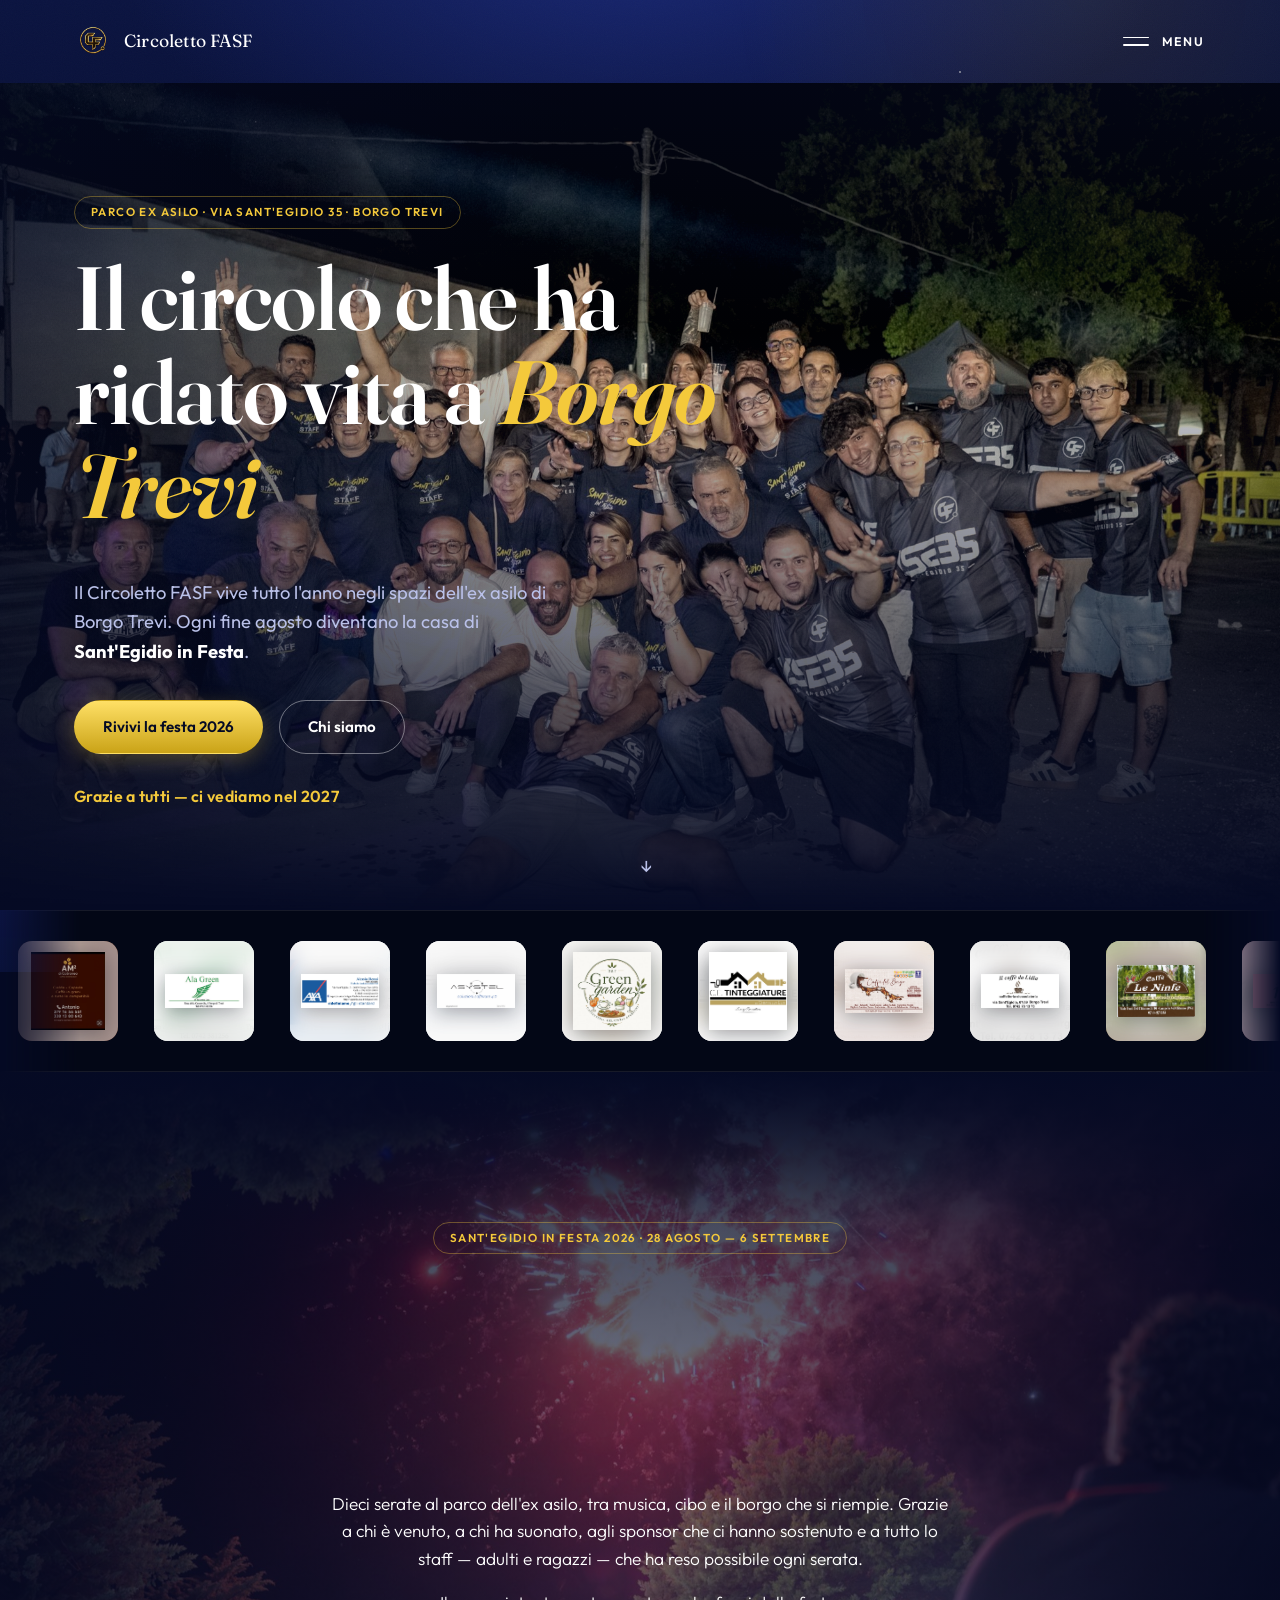
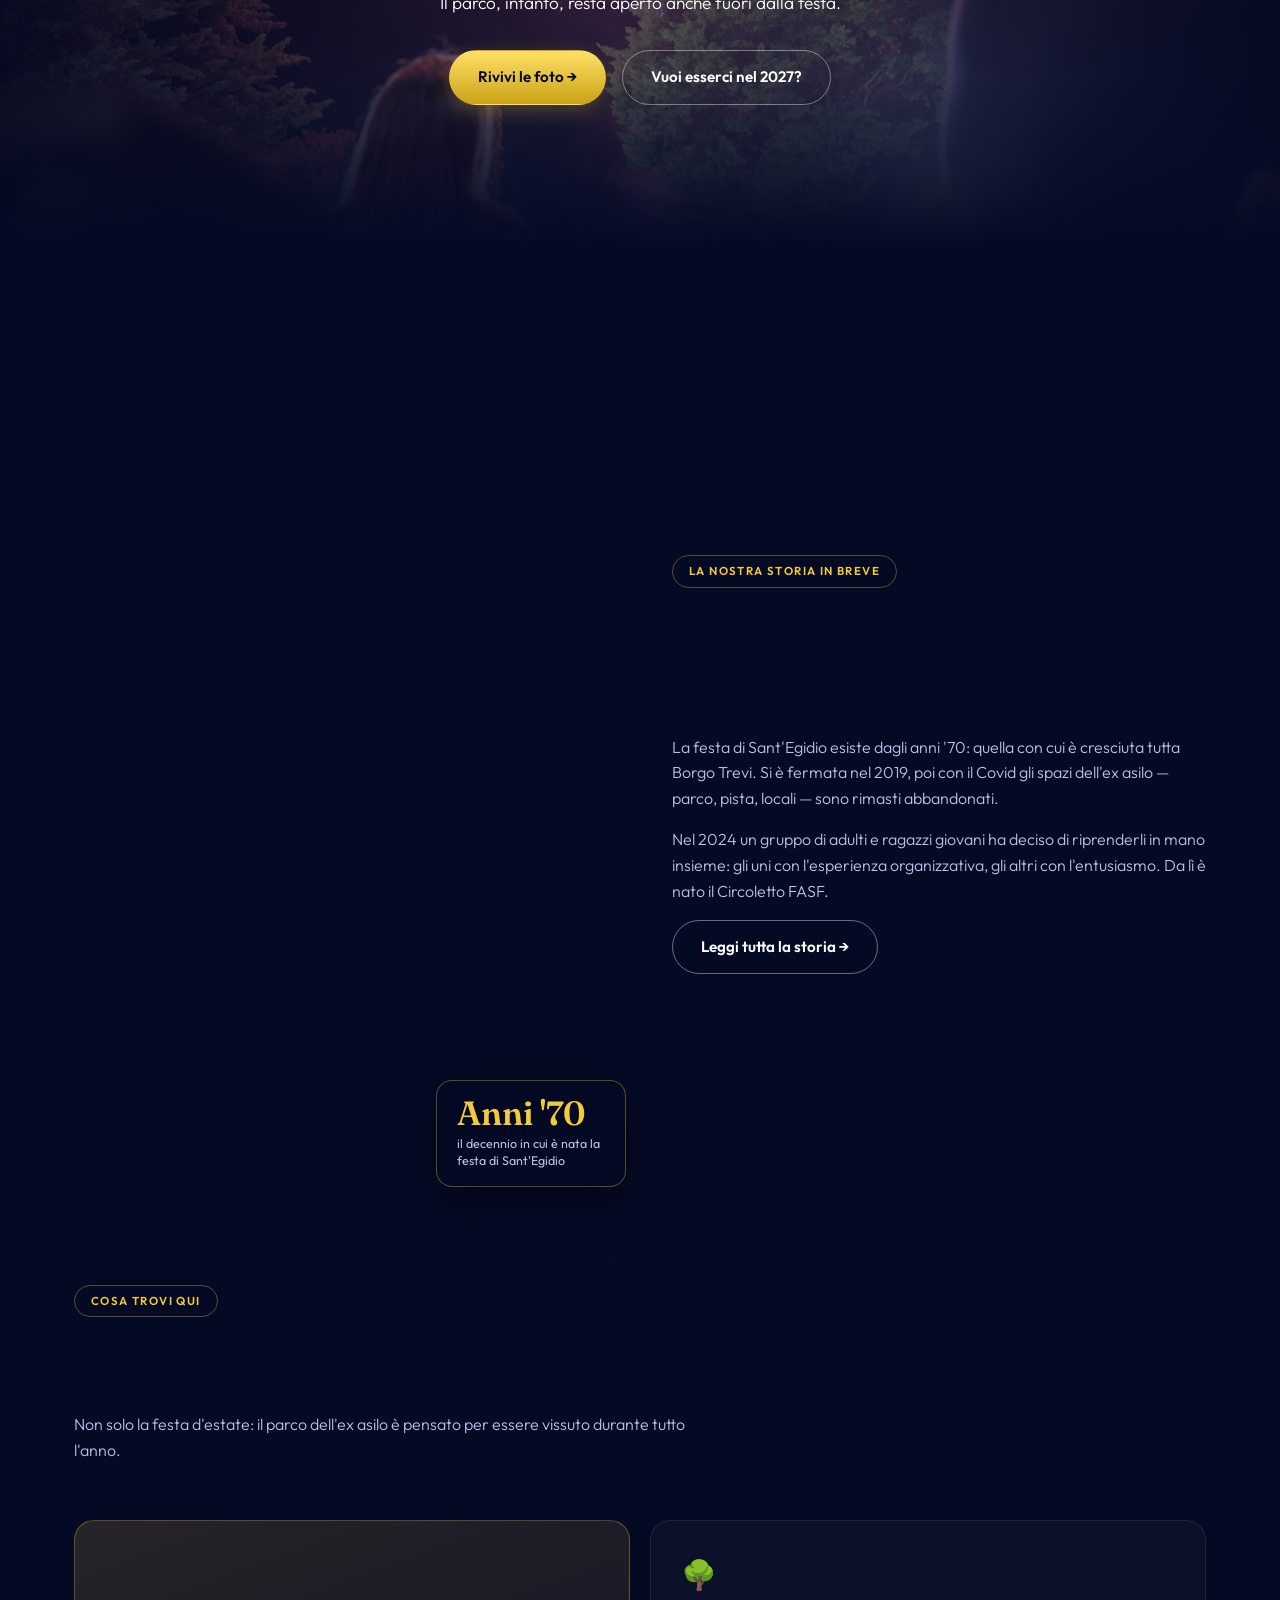
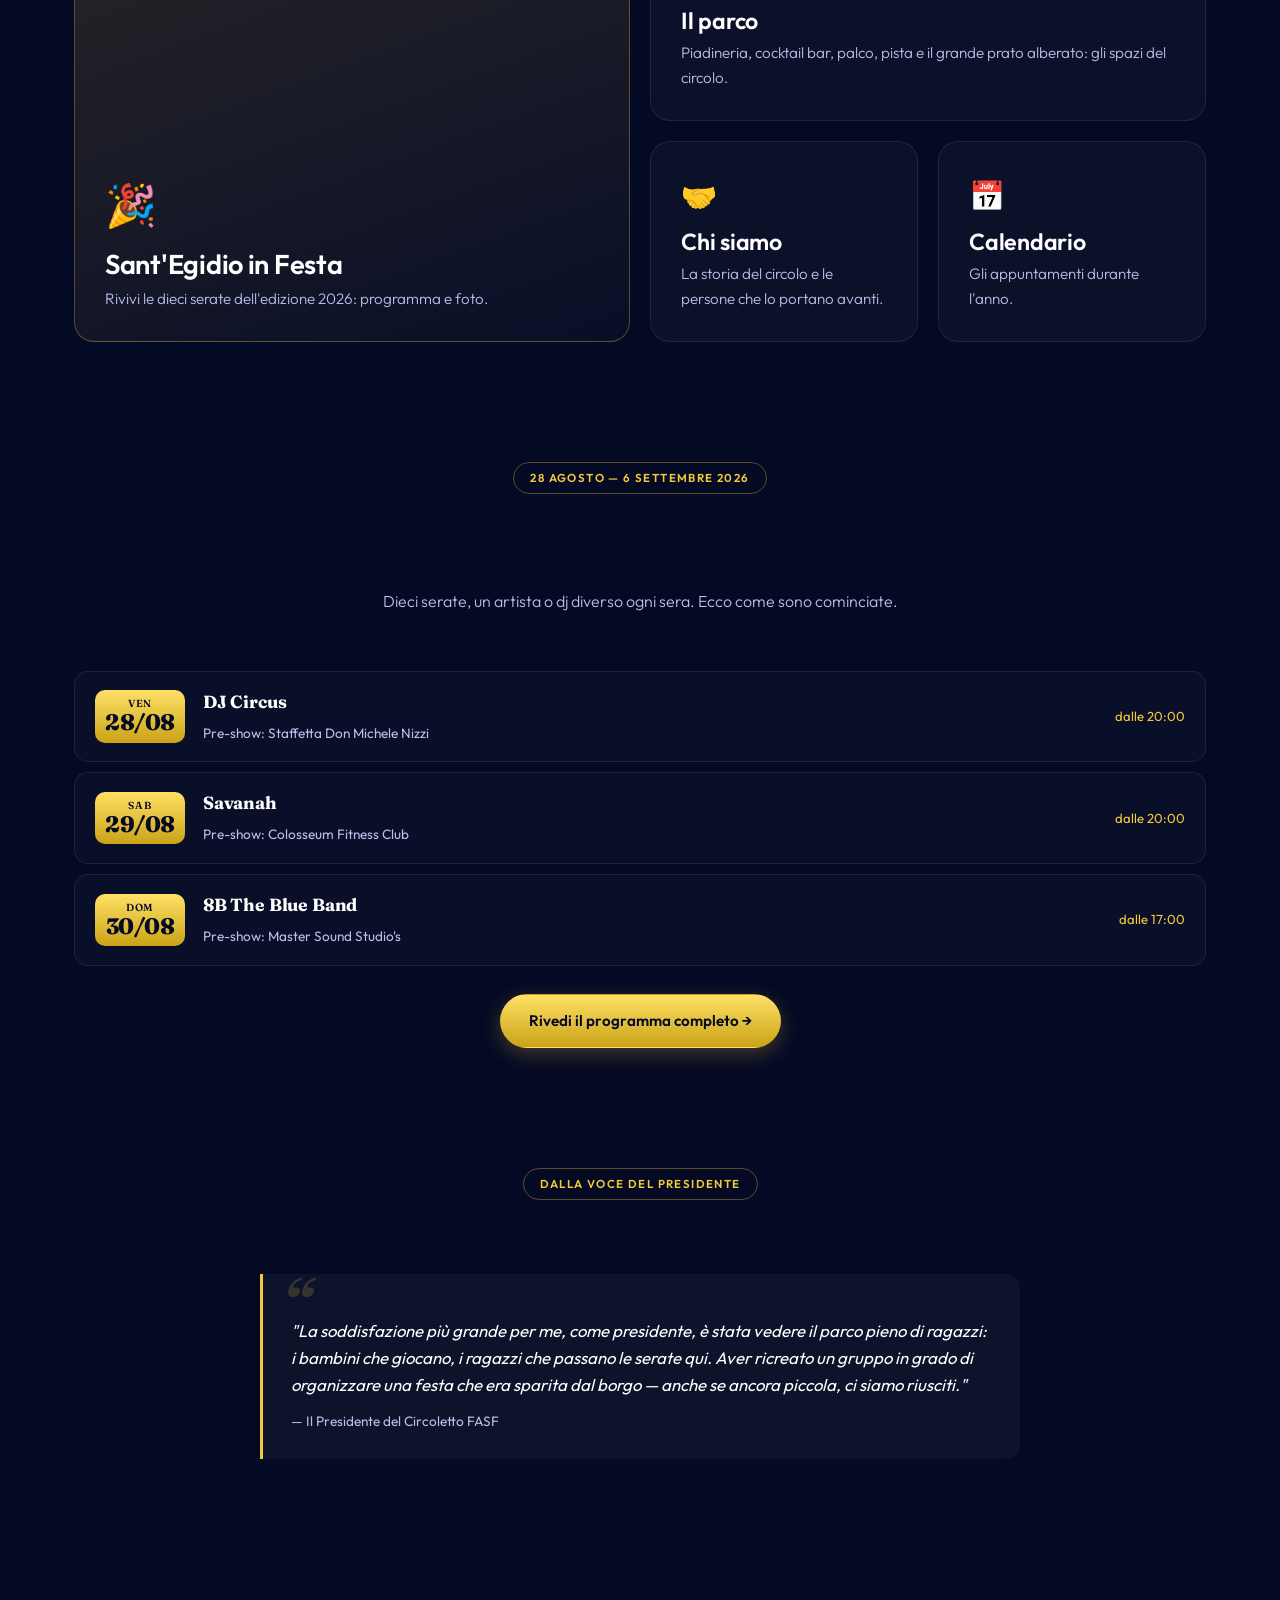
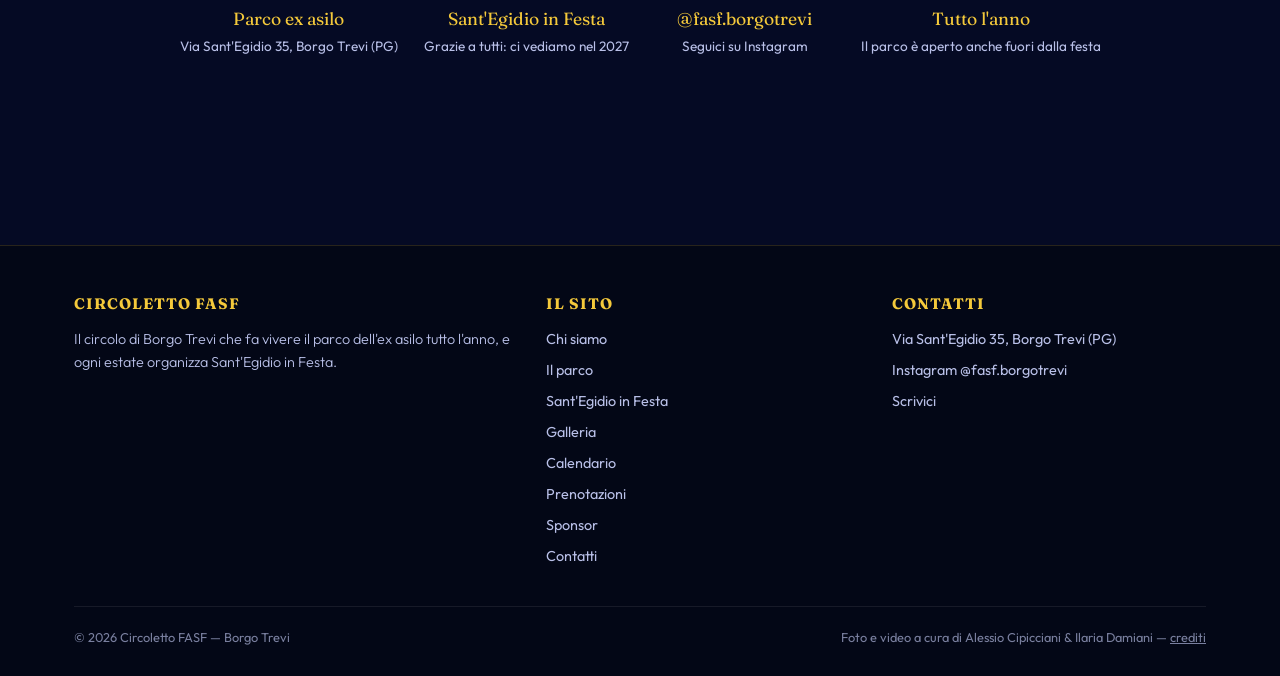
<file: index.html>
<!DOCTYPE html>
<html lang="it">
<head>
<meta charset="UTF-8">
<meta name="viewport" content="width=device-width, initial-scale=1.0">
<title>Circoletto FASF — Borgo Trevi</title>
<meta name="description" content="Circoletto FASF: il circolo di Borgo Trevi che fa vivere il parco dell'ex asilo tutto l'anno. Grazie a tutti per Sant'Egidio in Festa 2026: rivivi le foto e il programma. Ci vediamo nel 2027.">
<meta property="og:type" content="website">
<meta property="og:url" content="https://circolettofasf.netlify.app/">
<meta property="og:site_name" content="Circoletto FASF">
<meta property="og:title" content="Circoletto FASF — Borgo Trevi">
<meta property="og:description" content="Circoletto FASF: il circolo di Borgo Trevi che fa vivere il parco dell'ex asilo tutto l'anno. Grazie a tutti per Sant'Egidio in Festa 2026: rivivi le foto e il programma. Ci vediamo nel 2027.">
<meta property="og:image" content="https://circolettofasf.netlify.app/assets/img/hero-photo.jpg">
<meta property="og:locale" content="it_IT">
<meta name="twitter:card" content="summary_large_image">
<meta name="twitter:title" content="Circoletto FASF — Borgo Trevi">
<meta name="twitter:description" content="Circoletto FASF: il circolo di Borgo Trevi che fa vivere il parco dell'ex asilo tutto l'anno. Grazie a tutti per Sant'Egidio in Festa 2026: rivivi le foto e il programma. Ci vediamo nel 2027.">
<meta name="twitter:image" content="https://circolettofasf.netlify.app/assets/img/hero-photo.jpg">

<link rel="canonical" href="https://circolettofasf.netlify.app/">
<link rel="icon" type="image/png" href="assets/img/favicon-64.png">
<link rel="apple-touch-icon" href="assets/img/apple-touch-icon.png">
<link rel="preconnect" href="https://fonts.googleapis.com">
<link rel="preconnect" href="https://fonts.gstatic.com" crossorigin>
<link href="https://fonts.googleapis.com/css2?family=Fraunces:ital,wght@0,400;0,500;0,600;0,900;1,400;1,500;1,600&family=Outfit:wght@300;400;500;600;700;800&display=swap" rel="stylesheet">
<link rel="stylesheet" href="assets/css/style.css">
<script type="application/ld+json">
{
  "@context": "https://schema.org",
  "@type": "Organization",
  "name": "Circoletto FASF",
  "url": "https://circolettofasf.netlify.app/",
  "logo": "https://circolettofasf.netlify.app/assets/img/logo-cf.png",
  "address": {
    "@type": "PostalAddress",
    "streetAddress": "Via Sant'Egidio 35",
    "addressLocality": "Borgo Trevi",
    "addressRegion": "PG",
    "addressCountry": "IT"
  },
  "sameAs": [
    "https://www.instagram.com/fasf.borgotrevi"
  ]
}
</script>
</head>
<body>
<a class="skip-link" href="#main-content">Vai al contenuto</a>

<header class="site-header">
  <nav class="nav wrap">
    <a class="nav-brand" href="index.html">
      <img src="assets/img/logo-cf-sm.png" alt="Circoletto FASF" width="38" height="38">
      Circoletto FASF
    </a>
    <button class="nav-toggle" aria-label="Apri menu" aria-expanded="false" aria-controls="site-menu">
      <span class="nav-toggle-icon">
        <span class="nav-toggle-bar"></span>
        <span class="nav-toggle-bar"></span>
      </span>
      <span class="nav-toggle-label">
        <span class="label-open">Menu</span>
        <span class="label-close">Chiudi</span>
      </span>
    </button>
  </nav>
</header>

<div class="nav-overlay" id="site-menu">
  <div class="wrap nav-overlay-inner">
    <ul class="nav-links">
      <li><a href="index.html">Home</a></li>
      <li><a href="chi-siamo.html">Chi siamo</a></li>
      <li><a href="spazi.html">Il parco</a></li>
      <li><a href="sant-egidio-in-festa.html">Sant'Egidio in Festa</a></li>
      <li><a href="galleria.html">Galleria</a></li>
      <li><a href="calendario.html">Calendario</a></li>
      <li><a href="prenotazioni.html">Prenotazioni</a></li>
      <li><a href="sponsor.html">Sponsor</a></li>
      <li><a href="contatti.html">Contatti</a></li>
    </ul>
    <div class="nav-overlay-aside">
      <span class="eyebrow">Grazie! Ci vediamo nel 2027</span>
      <p>Parco ex asilo<br>Via Sant'Egidio 35<br>Borgo Trevi (PG)</p>
      <a class="nav-overlay-ig" href="https://www.instagram.com/fasf.borgotrevi" target="_blank" rel="noopener">@fasf.borgotrevi ↗</a>
    </div>
  </div>
</div>

<main id="main-content">

  <section class="hero hero-photo">
    <div class="photo-layer">
      <img src="assets/img/hero-photo.jpg" alt="Lo staff del Circoletto FASF a Sant'Egidio in Festa">
    </div>
    <div class="photo-overlay"></div>
    <div class="hero-photo-content wrap">
      <span class="eyebrow">Parco ex asilo · Via Sant'Egidio 35 · Borgo Trevi</span>
      <h1>Il circolo che ha<br>ridato vita a <span class="gold">Borgo Trevi</span></h1>
      <p class="lead">Il Circoletto FASF vive tutto l'anno negli spazi dell'ex asilo di Borgo Trevi. Ogni fine agosto diventano la casa di <strong class="text-white">Sant'Egidio in Festa</strong>.</p>
      <div class="hero-actions">
        <a class="btn btn-gold" href="galleria.html">Rivivi la festa 2026</a>
        <a class="btn btn-outline" href="chi-siamo.html">Chi siamo</a>
      </div>
      <div class="hero-dates">Grazie a tutti — ci vediamo nel 2027</div>
    </div>
    <div class="scroll-cue" aria-hidden="true">↓</div>
  </section>

  <div class="marquee sponsor-marquee" aria-hidden="true">
    <div class="marquee-track">
      <div class="sponsor-marquee-item" style="background-image:url('assets/img/sponsor/am2-cotroneo.jpg')"><img src="assets/img/sponsor/am2-cotroneo.jpg" alt="AM2 di Cotroneo" loading="lazy"></div>
      <div class="sponsor-marquee-item" style="background-image:url('assets/img/sponsor/ala-green.jpg')"><img src="assets/img/sponsor/ala-green.jpg" alt="Ala Green" loading="lazy"></div>
      <div class="sponsor-marquee-item" style="background-image:url('assets/img/sponsor/axa-renai.jpg')"><img src="assets/img/sponsor/axa-renai.jpg" alt="AXA Assicurazioni — Alessio Renai" loading="lazy"></div>
      <div class="sponsor-marquee-item" style="background-image:url('assets/img/sponsor/asystel.jpg')"><img src="assets/img/sponsor/asystel.jpg" alt="Asystel" loading="lazy"></div>
      <div class="sponsor-marquee-item" style="background-image:url('assets/img/sponsor/green-garden.jpg')"><img src="assets/img/sponsor/green-garden.jpg" alt="Bar Green Garden" loading="lazy"></div>
      <div class="sponsor-marquee-item" style="background-image:url('assets/img/sponsor/ce-tinteggiature.jpg')"><img src="assets/img/sponsor/ce-tinteggiature.jpg" alt="C.E. Tinteggiature" loading="lazy"></div>
      <div class="sponsor-marquee-item" style="background-image:url('assets/img/sponsor/caffe-del-borgo.jpg')"><img src="assets/img/sponsor/caffe-del-borgo.jpg" alt="Caffè del Borgo" loading="lazy"></div>
      <div class="sponsor-marquee-item" style="background-image:url('assets/img/sponsor/caffe-da-lidia.jpg')"><img src="assets/img/sponsor/caffe-da-lidia.jpg" alt="Il Caffè da Lidia" loading="lazy"></div>
      <div class="sponsor-marquee-item" style="background-image:url('assets/img/sponsor/caffe-le-ninfe.jpg')"><img src="assets/img/sponsor/caffe-le-ninfe.jpg" alt="Caffè Le Ninfe" loading="lazy"></div>
      <div class="sponsor-marquee-item" style="background-image:url('assets/img/sponsor/nalis.jpg')"><img src="assets/img/sponsor/nalis.jpg" alt="Centro Estetico Nalìs" loading="lazy"></div>
      <div class="sponsor-marquee-item" style="background-image:url('assets/img/sponsor/colori-e-parole.jpg')"><img src="assets/img/sponsor/colori-e-parole.jpg" alt="Colori e Parole" loading="lazy"></div>
      <div class="sponsor-marquee-item" style="background-image:url('assets/img/sponsor/crilu.jpg')"><img src="assets/img/sponsor/crilu.jpg" alt="Crilù Tessuti" loading="lazy"></div>
      <div class="sponsor-marquee-item" style="background-image:url('assets/img/sponsor/elettro-service.jpg')"><img src="assets/img/sponsor/elettro-service.jpg" alt="Elettro Service" loading="lazy"></div>
      <div class="sponsor-marquee-item" style="background-image:url('assets/img/sponsor/fonti-mirco.jpg')"><img src="assets/img/sponsor/fonti-mirco.jpg" alt="Fonti Mirco" loading="lazy"></div>
      <div class="sponsor-marquee-item" style="background-image:url('assets/img/sponsor/generali.jpg')"><img src="assets/img/sponsor/generali.jpg" alt="Generali — Sub Agenzia Spoleto Trevi" loading="lazy"></div>
      <div class="sponsor-marquee-item" style="background-image:url('assets/img/sponsor/halos.jpg')"><img src="assets/img/sponsor/halos.jpg" alt="Halos — centro benessere" loading="lazy"></div>
      <div class="sponsor-marquee-item" style="background-image:url('assets/img/sponsor/idronova.jpg')"><img src="assets/img/sponsor/idronova.jpg" alt="Idronova" loading="lazy"></div>
      <div class="sponsor-marquee-item" style="background-image:url('assets/img/sponsor/il-calzolaio.jpg')"><img src="assets/img/sponsor/il-calzolaio.jpg" alt="Il Calzolaio" loading="lazy"></div>
      <div class="sponsor-marquee-item" style="background-image:url('assets/img/sponsor/intimo-marina.jpg')"><img src="assets/img/sponsor/intimo-marina.jpg" alt="Intimo Marina" loading="lazy"></div>
      <div class="sponsor-marquee-item" style="background-image:url('assets/img/sponsor/lbs.jpg')"><img src="assets/img/sponsor/lbs.jpg" alt="L.B.S. Locazione Turistica" loading="lazy"></div>
      <div class="sponsor-marquee-item" style="background-image:url('assets/img/sponsor/locchiale.jpg')"><img src="assets/img/sponsor/locchiale.jpg" alt="L'Occhiale" loading="lazy"></div>
      <div class="sponsor-marquee-item" style="background-image:url('assets/img/sponsor/lavanderia-patrizia.jpg')"><img src="assets/img/sponsor/lavanderia-patrizia.jpg" alt="Lavanderia Stireria Patrizia" loading="lazy"></div>
      <div class="sponsor-marquee-item" style="background-image:url('assets/img/sponsor/m1-energia.jpg')"><img src="assets/img/sponsor/m1-energia.jpg" alt="M1 Energia" loading="lazy"></div>
      <div class="sponsor-marquee-item" style="background-image:url('assets/img/sponsor/magnini.jpg')"><img src="assets/img/sponsor/magnini.jpg" alt="Magnini — creative solutions" loading="lazy"></div>
      <div class="sponsor-marquee-item" style="background-image:url('assets/img/sponsor/marco-parrucchiere.jpg')"><img src="assets/img/sponsor/marco-parrucchiere.jpg" alt="Marco Parrucchiere" loading="lazy"></div>
      <div class="sponsor-marquee-item" style="background-image:url('assets/img/sponsor/molino-sul-clitunno.jpg')"><img src="assets/img/sponsor/molino-sul-clitunno.jpg" alt="Molino sul Clitunno" loading="lazy"></div>
      <div class="sponsor-marquee-item" style="background-image:url('assets/img/sponsor/newlook.jpg')"><img src="assets/img/sponsor/newlook.jpg" alt="NewLook" loading="lazy"></div>
      <div class="sponsor-marquee-item" style="background-image:url('assets/img/sponsor/nuova-giacinti.jpg')"><img src="assets/img/sponsor/nuova-giacinti.jpg" alt="Nuova Giacinti" loading="lazy"></div>
      <div class="sponsor-marquee-item" style="background-image:url('assets/img/sponsor/officina-cruciani.jpg')"><img src="assets/img/sponsor/officina-cruciani.jpg" alt="Officina Cruciani" loading="lazy"></div>
      <div class="sponsor-marquee-item" style="background-image:url('assets/img/sponsor/officina-santoni.jpg')"><img src="assets/img/sponsor/officina-santoni.jpg" alt="Officina Santoni" loading="lazy"></div>
      <div class="sponsor-marquee-item" style="background-image:url('assets/img/sponsor/orsolini.jpg')"><img src="assets/img/sponsor/orsolini.jpg" alt="Orsolini" loading="lazy"></div>
      <div class="sponsor-marquee-item" style="background-image:url('assets/img/sponsor/panificio-verzari.jpg')"><img src="assets/img/sponsor/panificio-verzari.jpg" alt="Panificio Verzari" loading="lazy"></div>
      <div class="sponsor-marquee-item" style="background-image:url('assets/img/sponsor/piazza-umbra.jpg')"><img src="assets/img/sponsor/piazza-umbra.jpg" alt="Piazza Umbra" loading="lazy"></div>
      <div class="sponsor-marquee-item" style="background-image:url('assets/img/sponsor/ponti-luigi.jpg')"><img src="assets/img/sponsor/ponti-luigi.jpg" alt="Ponti Luigi" loading="lazy"></div>
      <div class="sponsor-marquee-item" style="background-image:url('assets/img/sponsor/sdei-gioielli.jpg')"><img src="assets/img/sponsor/sdei-gioielli.jpg" alt="Sdei Gioielli" loading="lazy"></div>
      <div class="sponsor-marquee-item" style="background-image:url('assets/img/sponsor/scabissi.jpg')"><img src="assets/img/sponsor/scabissi.jpg" alt="Scabissi" loading="lazy"></div>
      <div class="sponsor-marquee-item" style="background-image:url('assets/img/sponsor/tipografia-trevana.jpg')"><img src="assets/img/sponsor/tipografia-trevana.jpg" alt="Tipografia Trevana" loading="lazy"></div>
      <div class="sponsor-marquee-item" style="background-image:url('assets/img/sponsor/am2-cotroneo.jpg')"><img src="assets/img/sponsor/am2-cotroneo.jpg" alt="" loading="lazy"></div>
      <div class="sponsor-marquee-item" style="background-image:url('assets/img/sponsor/ala-green.jpg')"><img src="assets/img/sponsor/ala-green.jpg" alt="" loading="lazy"></div>
      <div class="sponsor-marquee-item" style="background-image:url('assets/img/sponsor/axa-renai.jpg')"><img src="assets/img/sponsor/axa-renai.jpg" alt="" loading="lazy"></div>
      <div class="sponsor-marquee-item" style="background-image:url('assets/img/sponsor/asystel.jpg')"><img src="assets/img/sponsor/asystel.jpg" alt="" loading="lazy"></div>
      <div class="sponsor-marquee-item" style="background-image:url('assets/img/sponsor/green-garden.jpg')"><img src="assets/img/sponsor/green-garden.jpg" alt="" loading="lazy"></div>
      <div class="sponsor-marquee-item" style="background-image:url('assets/img/sponsor/ce-tinteggiature.jpg')"><img src="assets/img/sponsor/ce-tinteggiature.jpg" alt="" loading="lazy"></div>
      <div class="sponsor-marquee-item" style="background-image:url('assets/img/sponsor/caffe-del-borgo.jpg')"><img src="assets/img/sponsor/caffe-del-borgo.jpg" alt="" loading="lazy"></div>
      <div class="sponsor-marquee-item" style="background-image:url('assets/img/sponsor/caffe-da-lidia.jpg')"><img src="assets/img/sponsor/caffe-da-lidia.jpg" alt="" loading="lazy"></div>
      <div class="sponsor-marquee-item" style="background-image:url('assets/img/sponsor/caffe-le-ninfe.jpg')"><img src="assets/img/sponsor/caffe-le-ninfe.jpg" alt="" loading="lazy"></div>
      <div class="sponsor-marquee-item" style="background-image:url('assets/img/sponsor/nalis.jpg')"><img src="assets/img/sponsor/nalis.jpg" alt="" loading="lazy"></div>
      <div class="sponsor-marquee-item" style="background-image:url('assets/img/sponsor/colori-e-parole.jpg')"><img src="assets/img/sponsor/colori-e-parole.jpg" alt="" loading="lazy"></div>
      <div class="sponsor-marquee-item" style="background-image:url('assets/img/sponsor/crilu.jpg')"><img src="assets/img/sponsor/crilu.jpg" alt="" loading="lazy"></div>
      <div class="sponsor-marquee-item" style="background-image:url('assets/img/sponsor/elettro-service.jpg')"><img src="assets/img/sponsor/elettro-service.jpg" alt="" loading="lazy"></div>
      <div class="sponsor-marquee-item" style="background-image:url('assets/img/sponsor/fonti-mirco.jpg')"><img src="assets/img/sponsor/fonti-mirco.jpg" alt="" loading="lazy"></div>
      <div class="sponsor-marquee-item" style="background-image:url('assets/img/sponsor/generali.jpg')"><img src="assets/img/sponsor/generali.jpg" alt="" loading="lazy"></div>
      <div class="sponsor-marquee-item" style="background-image:url('assets/img/sponsor/halos.jpg')"><img src="assets/img/sponsor/halos.jpg" alt="" loading="lazy"></div>
      <div class="sponsor-marquee-item" style="background-image:url('assets/img/sponsor/idronova.jpg')"><img src="assets/img/sponsor/idronova.jpg" alt="" loading="lazy"></div>
      <div class="sponsor-marquee-item" style="background-image:url('assets/img/sponsor/il-calzolaio.jpg')"><img src="assets/img/sponsor/il-calzolaio.jpg" alt="" loading="lazy"></div>
      <div class="sponsor-marquee-item" style="background-image:url('assets/img/sponsor/intimo-marina.jpg')"><img src="assets/img/sponsor/intimo-marina.jpg" alt="" loading="lazy"></div>
      <div class="sponsor-marquee-item" style="background-image:url('assets/img/sponsor/lbs.jpg')"><img src="assets/img/sponsor/lbs.jpg" alt="" loading="lazy"></div>
      <div class="sponsor-marquee-item" style="background-image:url('assets/img/sponsor/locchiale.jpg')"><img src="assets/img/sponsor/locchiale.jpg" alt="" loading="lazy"></div>
      <div class="sponsor-marquee-item" style="background-image:url('assets/img/sponsor/lavanderia-patrizia.jpg')"><img src="assets/img/sponsor/lavanderia-patrizia.jpg" alt="" loading="lazy"></div>
      <div class="sponsor-marquee-item" style="background-image:url('assets/img/sponsor/m1-energia.jpg')"><img src="assets/img/sponsor/m1-energia.jpg" alt="" loading="lazy"></div>
      <div class="sponsor-marquee-item" style="background-image:url('assets/img/sponsor/magnini.jpg')"><img src="assets/img/sponsor/magnini.jpg" alt="" loading="lazy"></div>
      <div class="sponsor-marquee-item" style="background-image:url('assets/img/sponsor/marco-parrucchiere.jpg')"><img src="assets/img/sponsor/marco-parrucchiere.jpg" alt="" loading="lazy"></div>
      <div class="sponsor-marquee-item" style="background-image:url('assets/img/sponsor/molino-sul-clitunno.jpg')"><img src="assets/img/sponsor/molino-sul-clitunno.jpg" alt="" loading="lazy"></div>
      <div class="sponsor-marquee-item" style="background-image:url('assets/img/sponsor/newlook.jpg')"><img src="assets/img/sponsor/newlook.jpg" alt="" loading="lazy"></div>
      <div class="sponsor-marquee-item" style="background-image:url('assets/img/sponsor/nuova-giacinti.jpg')"><img src="assets/img/sponsor/nuova-giacinti.jpg" alt="" loading="lazy"></div>
      <div class="sponsor-marquee-item" style="background-image:url('assets/img/sponsor/officina-cruciani.jpg')"><img src="assets/img/sponsor/officina-cruciani.jpg" alt="" loading="lazy"></div>
      <div class="sponsor-marquee-item" style="background-image:url('assets/img/sponsor/officina-santoni.jpg')"><img src="assets/img/sponsor/officina-santoni.jpg" alt="" loading="lazy"></div>
      <div class="sponsor-marquee-item" style="background-image:url('assets/img/sponsor/orsolini.jpg')"><img src="assets/img/sponsor/orsolini.jpg" alt="" loading="lazy"></div>
      <div class="sponsor-marquee-item" style="background-image:url('assets/img/sponsor/panificio-verzari.jpg')"><img src="assets/img/sponsor/panificio-verzari.jpg" alt="" loading="lazy"></div>
      <div class="sponsor-marquee-item" style="background-image:url('assets/img/sponsor/piazza-umbra.jpg')"><img src="assets/img/sponsor/piazza-umbra.jpg" alt="" loading="lazy"></div>
      <div class="sponsor-marquee-item" style="background-image:url('assets/img/sponsor/ponti-luigi.jpg')"><img src="assets/img/sponsor/ponti-luigi.jpg" alt="" loading="lazy"></div>
      <div class="sponsor-marquee-item" style="background-image:url('assets/img/sponsor/sdei-gioielli.jpg')"><img src="assets/img/sponsor/sdei-gioielli.jpg" alt="" loading="lazy"></div>
      <div class="sponsor-marquee-item" style="background-image:url('assets/img/sponsor/scabissi.jpg')"><img src="assets/img/sponsor/scabissi.jpg" alt="" loading="lazy"></div>
      <div class="sponsor-marquee-item" style="background-image:url('assets/img/sponsor/tipografia-trevana.jpg')"><img src="assets/img/sponsor/tipografia-trevana.jpg" alt="" loading="lazy"></div>
    </div>
  </div>

  <section class="thanks">
    <div class="thanks-bg">
      <img src="assets/img/hero-calendario.jpg" alt="I fuochi d'artificio dell'ultima serata di Sant'Egidio in Festa" loading="lazy">
    </div>
    <div class="thanks-overlay"></div>
    <div class="wrap thanks-inner">
      <span class="eyebrow">Sant'Egidio in Festa 2026 · 28 agosto — 6 settembre</span>
      <h2>Grazie.<br><span class="gold">Ci vediamo nel 2027.</span></h2>
      <p>Dieci serate al parco dell'ex asilo, tra musica, cibo e il borgo che si riempie. Grazie a chi è venuto, a chi ha suonato, agli sponsor che ci hanno sostenuto e a tutto lo staff — adulti e ragazzi — che ha reso possibile ogni serata.</p>
      <p>Il parco, intanto, resta aperto anche fuori dalla festa.</p>
      <div class="thanks-actions">
        <a class="btn btn-gold" href="galleria.html">Rivivi le foto →</a>
        <a class="btn btn-outline" href="contatti.html">Vuoi esserci nel 2027?</a>
      </div>
    </div>
  </section>

  <section class="alt">
    <div class="wrap two-col">
      <div class="photo-frame">
        <img src="assets/img/hero-merch.jpg" alt="Il parco del Circoletto FASF, Via Sant'Egidio 35" style="border-radius:14px;border:1px solid rgba(244,201,59,.25);">
        <div class="floating-badge">
          <strong>Anni '70</strong>
          <span>il decennio in cui è nata la festa di Sant'Egidio</span>
        </div>
      </div>
      <div>
        <span class="eyebrow">La nostra storia in breve</span>
        <h2>Da festa di paese a <span class="gold">progetto di comunità</span></h2>
        <p>La festa di Sant'Egidio esiste dagli anni '70: quella con cui è cresciuta tutta Borgo Trevi. Si è fermata nel 2019, poi con il Covid gli spazi dell'ex asilo — parco, pista, locali — sono rimasti abbandonati.</p>
        <p>Nel 2024 un gruppo di adulti e ragazzi giovani ha deciso di riprenderli in mano insieme: gli uni con l'esperienza organizzativa, gli altri con l'entusiasmo. Da lì è nato il Circoletto FASF.</p>
        <a class="btn btn-outline" href="chi-siamo.html">Leggi tutta la storia →</a>
      </div>
    </div>
  </section>

  <section class="wrap">
    <div class="section-head left">
      <span class="eyebrow">Cosa trovi qui</span>
      <h2>Un circolo, tutto l'anno</h2>
      <p>Non solo la festa d'estate: il parco dell'ex asilo è pensato per essere vissuto durante tutto l'anno.</p>
    </div>
    <div class="bento">
      <a class="card card-featured" href="sant-egidio-in-festa.html">
        <span class="icon">🎉</span>
        <h3>Sant'Egidio in Festa</h3>
        <p>Rivivi le dieci serate dell'edizione 2026: programma e foto.</p>
      </a>
      <a class="card" href="spazi.html">
        <span class="icon">🌳</span>
        <h3>Il parco</h3>
        <p>Piadineria, cocktail bar, palco, pista e il grande prato alberato: gli spazi del circolo.</p>
      </a>
      <a class="card" href="chi-siamo.html">
        <span class="icon">🤝</span>
        <h3>Chi siamo</h3>
        <p>La storia del circolo e le persone che lo portano avanti.</p>
      </a>
      <a class="card" href="calendario.html">
        <span class="icon">📅</span>
        <h3>Calendario</h3>
        <p>Gli appuntamenti durante l'anno.</p>
      </a>
    </div>
  </section>

  <section class="alt">
    <div class="wrap">
      <div class="section-head">
        <span class="eyebrow">28 Agosto — 6 Settembre 2026</span>
        <h2>Sant'Egidio in Festa 2026</h2>
        <p>Dieci serate, un artista o dj diverso ogni sera. Ecco come sono cominciate.</p>
      </div>
      <div class="program-list">
        <div class="program-row" data-date="2026-08-28">
          <div class="date-badge"><span class="dow">Ven</span><span class="num">28/08</span></div>
          <div class="act"><h4>DJ Circus</h4><span>Pre-show: Staffetta Don Michele Nizzi</span></div>
          <div class="preshow">dalle 20:00</div>
        </div>
        <div class="program-row" data-date="2026-08-29">
          <div class="date-badge"><span class="dow">Sab</span><span class="num">29/08</span></div>
          <div class="act"><h4>Savanah</h4><span>Pre-show: Colosseum Fitness Club</span></div>
          <div class="preshow">dalle 20:00</div>
        </div>
        <div class="program-row" data-date="2026-08-30">
          <div class="date-badge"><span class="dow">Dom</span><span class="num">30/08</span></div>
          <div class="act"><h4>8B The Blue Band</h4><span>Pre-show: Master Sound Studio's</span></div>
          <div class="preshow">dalle 17:00</div>
        </div>
      </div>
      <div style="text-align:center;margin-top:28px;">
        <a class="btn btn-gold" href="sant-egidio-in-festa.html">Rivedi il programma completo →</a>
      </div>
    </div>
  </section>

  <section class="wrap">
    <div class="section-head">
      <span class="eyebrow">Dalla voce del presidente</span>
    </div>
    <blockquote style="max-width:760px;margin:0 auto;">
      "La soddisfazione più grande per me, come presidente, è stata vedere il parco pieno di ragazzi: i bambini che giocano, i ragazzi che passano le serate qui. Aver ricreato un gruppo in grado di organizzare una festa che era sparita dal borgo — anche se ancora piccola, ci siamo riusciti."
      <cite>— Il Presidente del Circoletto FASF</cite>
    </blockquote>
  </section>

  <section class="alt">
    <div class="wrap info-strip">
      <div class="item"><span class="k">Parco ex asilo</span><span class="v">Via Sant'Egidio 35, Borgo Trevi (PG)</span></div>
      <div class="item"><span class="k">Sant'Egidio in Festa</span><span class="v">Grazie a tutti: ci vediamo nel 2027</span></div>
      <div class="item"><span class="k">@fasf.borgotrevi</span><span class="v">Seguici su Instagram</span></div>
      <div class="item"><span class="k">Tutto l'anno</span><span class="v">Il parco è aperto anche fuori dalla festa</span></div>
    </div>
  </section>

</main>

<footer class="site-footer">
  <div class="wrap">
    <div class="footer-grid">
      <div>
        <h4>Circoletto FASF</h4>
        <p style="color:var(--muted);font-size:.9rem;">Il circolo di Borgo Trevi che fa vivere il parco dell'ex asilo tutto l'anno, e ogni estate organizza Sant'Egidio in Festa.</p>
      </div>
      <div>
        <h4>Il sito</h4>
        <ul>
          <li><a href="chi-siamo.html">Chi siamo</a></li>
          <li><a href="spazi.html">Il parco</a></li>
          <li><a href="sant-egidio-in-festa.html">Sant'Egidio in Festa</a></li>
          <li><a href="galleria.html">Galleria</a></li>
          <li><a href="calendario.html">Calendario</a></li>
          <li><a href="prenotazioni.html">Prenotazioni</a></li>
          <li><a href="sponsor.html">Sponsor</a></li>
          <li><a href="contatti.html">Contatti</a></li>
        </ul>
      </div>
      <div>
        <h4>Contatti</h4>
        <ul>
          <li>Via Sant'Egidio 35, Borgo Trevi (PG)</li>
          <li><a href="https://www.instagram.com/fasf.borgotrevi" target="_blank" rel="noopener">Instagram @fasf.borgotrevi</a></li>
          <li><a href="contatti.html">Scrivici</a></li>
        </ul>
      </div>
    </div>
    <div class="footer-bottom">
      <span>© 2026 Circoletto FASF — Borgo Trevi</span>
      <span>Foto e video a cura di Alessio Cipicciani &amp; Ilaria Damiani — <a href="contatti.html">crediti</a></span>
    </div>
  </div>
</footer>

<script src="assets/js/main.js"></script>
</body>
</html>
</file>
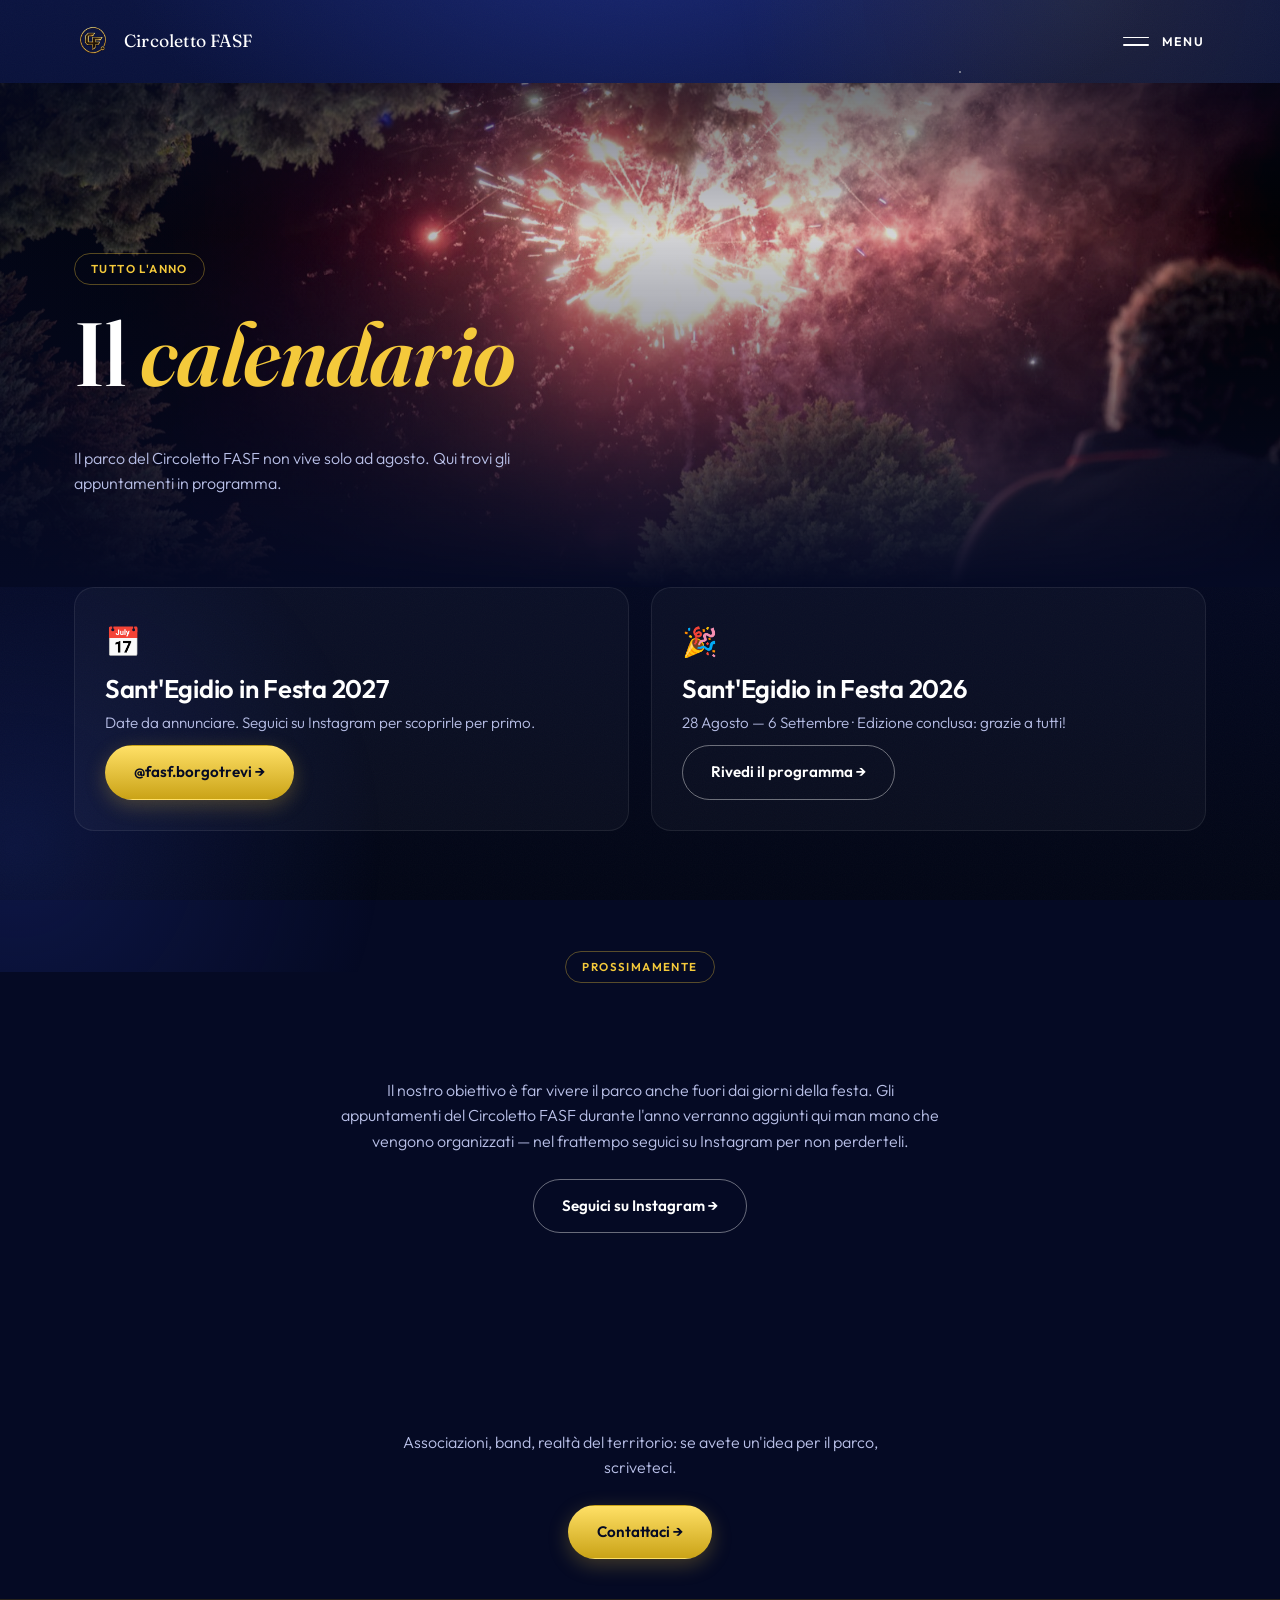
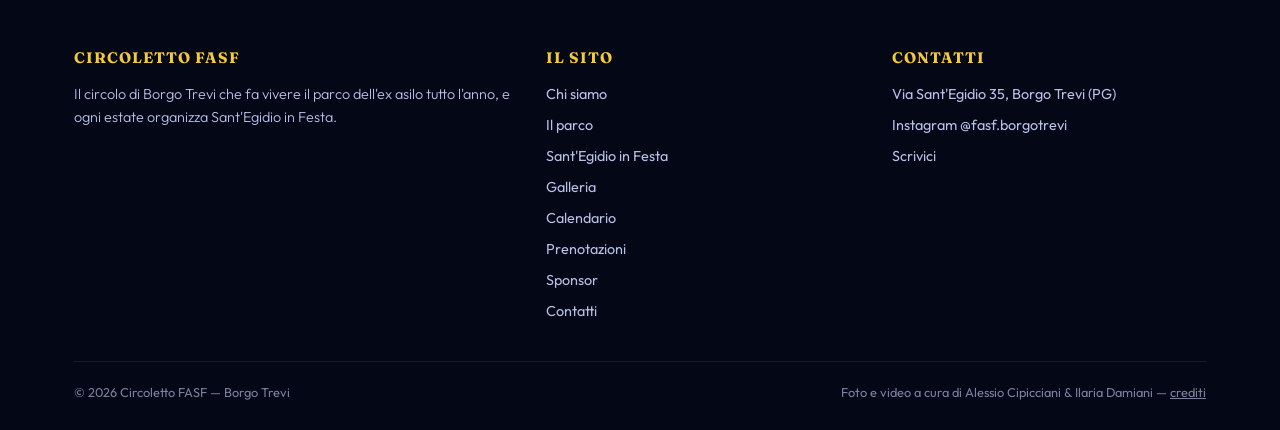
<file: calendario.html>
<!DOCTYPE html>
<html lang="it">
<head>
<meta charset="UTF-8">
<meta name="viewport" content="width=device-width, initial-scale=1.0">
<title>Calendario — Circoletto FASF</title>
<meta name="description" content="Gli appuntamenti del Circoletto FASF durante l'anno, oltre a Sant'Egidio in Festa.">
<meta property="og:type" content="website">
<meta property="og:url" content="https://circolettofasf.netlify.app/calendario.html">
<meta property="og:site_name" content="Circoletto FASF">
<meta property="og:title" content="Calendario — Circoletto FASF">
<meta property="og:description" content="Gli appuntamenti del Circoletto FASF durante l'anno, oltre a Sant'Egidio in Festa.">
<meta property="og:image" content="https://circolettofasf.netlify.app/assets/img/hero-calendario.jpg">
<meta property="og:locale" content="it_IT">
<meta name="twitter:card" content="summary_large_image">
<meta name="twitter:title" content="Calendario — Circoletto FASF">
<meta name="twitter:description" content="Gli appuntamenti del Circoletto FASF durante l'anno, oltre a Sant'Egidio in Festa.">
<meta name="twitter:image" content="https://circolettofasf.netlify.app/assets/img/hero-calendario.jpg">

<link rel="canonical" href="https://circolettofasf.netlify.app/calendario.html">
<link rel="icon" type="image/png" href="assets/img/favicon-64.png">
<link rel="apple-touch-icon" href="assets/img/apple-touch-icon.png">
<link rel="preconnect" href="https://fonts.googleapis.com">
<link rel="preconnect" href="https://fonts.gstatic.com" crossorigin>
<link href="https://fonts.googleapis.com/css2?family=Fraunces:ital,wght@0,400;0,500;0,600;0,900;1,400;1,500;1,600&family=Outfit:wght@300;400;500;600;700;800&display=swap" rel="stylesheet">
<link rel="stylesheet" href="assets/css/style.css">
</head>
<body>
<a class="skip-link" href="#main-content">Vai al contenuto</a>

<header class="site-header">
  <nav class="nav wrap">
    <a class="nav-brand" href="index.html">
      <img src="assets/img/logo-cf-sm.png" alt="Circoletto FASF" width="38" height="38">
      Circoletto FASF
    </a>
    <button class="nav-toggle" aria-label="Apri menu" aria-expanded="false" aria-controls="site-menu">
      <span class="nav-toggle-icon">
        <span class="nav-toggle-bar"></span>
        <span class="nav-toggle-bar"></span>
      </span>
      <span class="nav-toggle-label">
        <span class="label-open">Menu</span>
        <span class="label-close">Chiudi</span>
      </span>
    </button>
  </nav>
</header>

<div class="nav-overlay" id="site-menu">
  <div class="wrap nav-overlay-inner">
    <ul class="nav-links">
      <li><a href="index.html">Home</a></li>
      <li><a href="chi-siamo.html">Chi siamo</a></li>
      <li><a href="spazi.html">Il parco</a></li>
      <li><a href="sant-egidio-in-festa.html">Sant'Egidio in Festa</a></li>
      <li><a href="galleria.html">Galleria</a></li>
      <li><a href="calendario.html">Calendario</a></li>
      <li><a href="prenotazioni.html">Prenotazioni</a></li>
      <li><a href="sponsor.html">Sponsor</a></li>
      <li><a href="contatti.html">Contatti</a></li>
    </ul>
    <div class="nav-overlay-aside">
      <span class="eyebrow">Grazie! Ci vediamo nel 2027</span>
      <p>Parco ex asilo<br>Via Sant'Egidio 35<br>Borgo Trevi (PG)</p>
      <a class="nav-overlay-ig" href="https://www.instagram.com/fasf.borgotrevi" target="_blank" rel="noopener">@fasf.borgotrevi ↗</a>
    </div>
  </div>
</div>

<main id="main-content">

  <section class="page-hero hero-photo">
    <div class="photo-layer">
      <img src="assets/img/hero-calendario.jpg" alt="I fuochi d'artificio di Sant'Egidio in Festa">
    </div>
    <div class="photo-overlay"></div>
    <div class="hero-photo-content wrap">
      <span class="eyebrow">Tutto l'anno</span>
      <h1>Il <span class="gold">calendario</span></h1>
      <p class="lead">Il parco del Circoletto FASF non vive solo ad agosto. Qui trovi gli appuntamenti in programma.</p>
    </div>
  </section>

  <section class="wrap">
    <div class="grid grid-2">
      <div class="card">
        <span class="icon">📅</span>
        <h3 style="font-size:1.6rem;">Sant'Egidio in Festa 2027</h3>
        <p>Date da annunciare. Seguici su Instagram per scoprirle per primo.</p>
        <a class="btn btn-gold" href="https://www.instagram.com/fasf.borgotrevi" target="_blank" rel="noopener" style="margin-top:10px;">@fasf.borgotrevi →</a>
      </div>
      <div class="card">
        <span class="icon">🎉</span>
        <h3 style="font-size:1.6rem;">Sant'Egidio in Festa 2026</h3>
        <p>28 Agosto — 6 Settembre · Edizione conclusa: grazie a tutti!</p>
        <a class="btn btn-outline" href="sant-egidio-in-festa.html" style="margin-top:10px;">Rivedi il programma →</a>
      </div>
    </div>
  </section>

  <section class="alt">
    <div class="wrap" style="text-align:center;">
      <span class="eyebrow">Prossimamente</span>
      <h2>Il resto dell'anno</h2>
      <p style="max-width:600px;margin:0 auto 10px;">Il nostro obiettivo è far vivere il parco anche fuori dai giorni della festa. Gli appuntamenti del Circoletto FASF durante l'anno verranno aggiunti qui man mano che vengono organizzati — nel frattempo seguici su Instagram per non perderteli.</p>
      <a class="btn btn-outline" href="https://www.instagram.com/fasf.borgotrevi" target="_blank" rel="noopener" style="margin-top:14px;">Seguici su Instagram →</a>
    </div>
  </section>

  <section class="wrap" style="text-align:center;">
    <h2>Vuoi organizzare qualcosa <span class="gold">con noi</span>?</h2>
    <p style="max-width:520px;margin:0 auto 24px;">Associazioni, band, realtà del territorio: se avete un'idea per il parco, scriveteci.</p>
    <a class="btn btn-gold" href="contatti.html">Contattaci →</a>
  </section>

</main>

<footer class="site-footer">
  <div class="wrap">
    <div class="footer-grid">
      <div>
        <h4>Circoletto FASF</h4>
        <p style="color:var(--muted);font-size:.9rem;">Il circolo di Borgo Trevi che fa vivere il parco dell'ex asilo tutto l'anno, e ogni estate organizza Sant'Egidio in Festa.</p>
      </div>
      <div>
        <h4>Il sito</h4>
        <ul>
          <li><a href="chi-siamo.html">Chi siamo</a></li>
          <li><a href="spazi.html">Il parco</a></li>
          <li><a href="sant-egidio-in-festa.html">Sant'Egidio in Festa</a></li>
          <li><a href="galleria.html">Galleria</a></li>
          <li><a href="calendario.html">Calendario</a></li>
          <li><a href="prenotazioni.html">Prenotazioni</a></li>
          <li><a href="sponsor.html">Sponsor</a></li>
          <li><a href="contatti.html">Contatti</a></li>
        </ul>
      </div>
      <div>
        <h4>Contatti</h4>
        <ul>
          <li>Via Sant'Egidio 35, Borgo Trevi (PG)</li>
          <li><a href="https://www.instagram.com/fasf.borgotrevi" target="_blank" rel="noopener">Instagram @fasf.borgotrevi</a></li>
          <li><a href="contatti.html">Scrivici</a></li>
        </ul>
      </div>
    </div>
    <div class="footer-bottom">
      <span>© 2026 Circoletto FASF — Borgo Trevi</span>
      <span>Foto e video a cura di Alessio Cipicciani &amp; Ilaria Damiani — <a href="contatti.html">crediti</a></span>
    </div>
  </div>
</footer>

<script src="assets/js/main.js"></script>
</body>
</html>
</file>
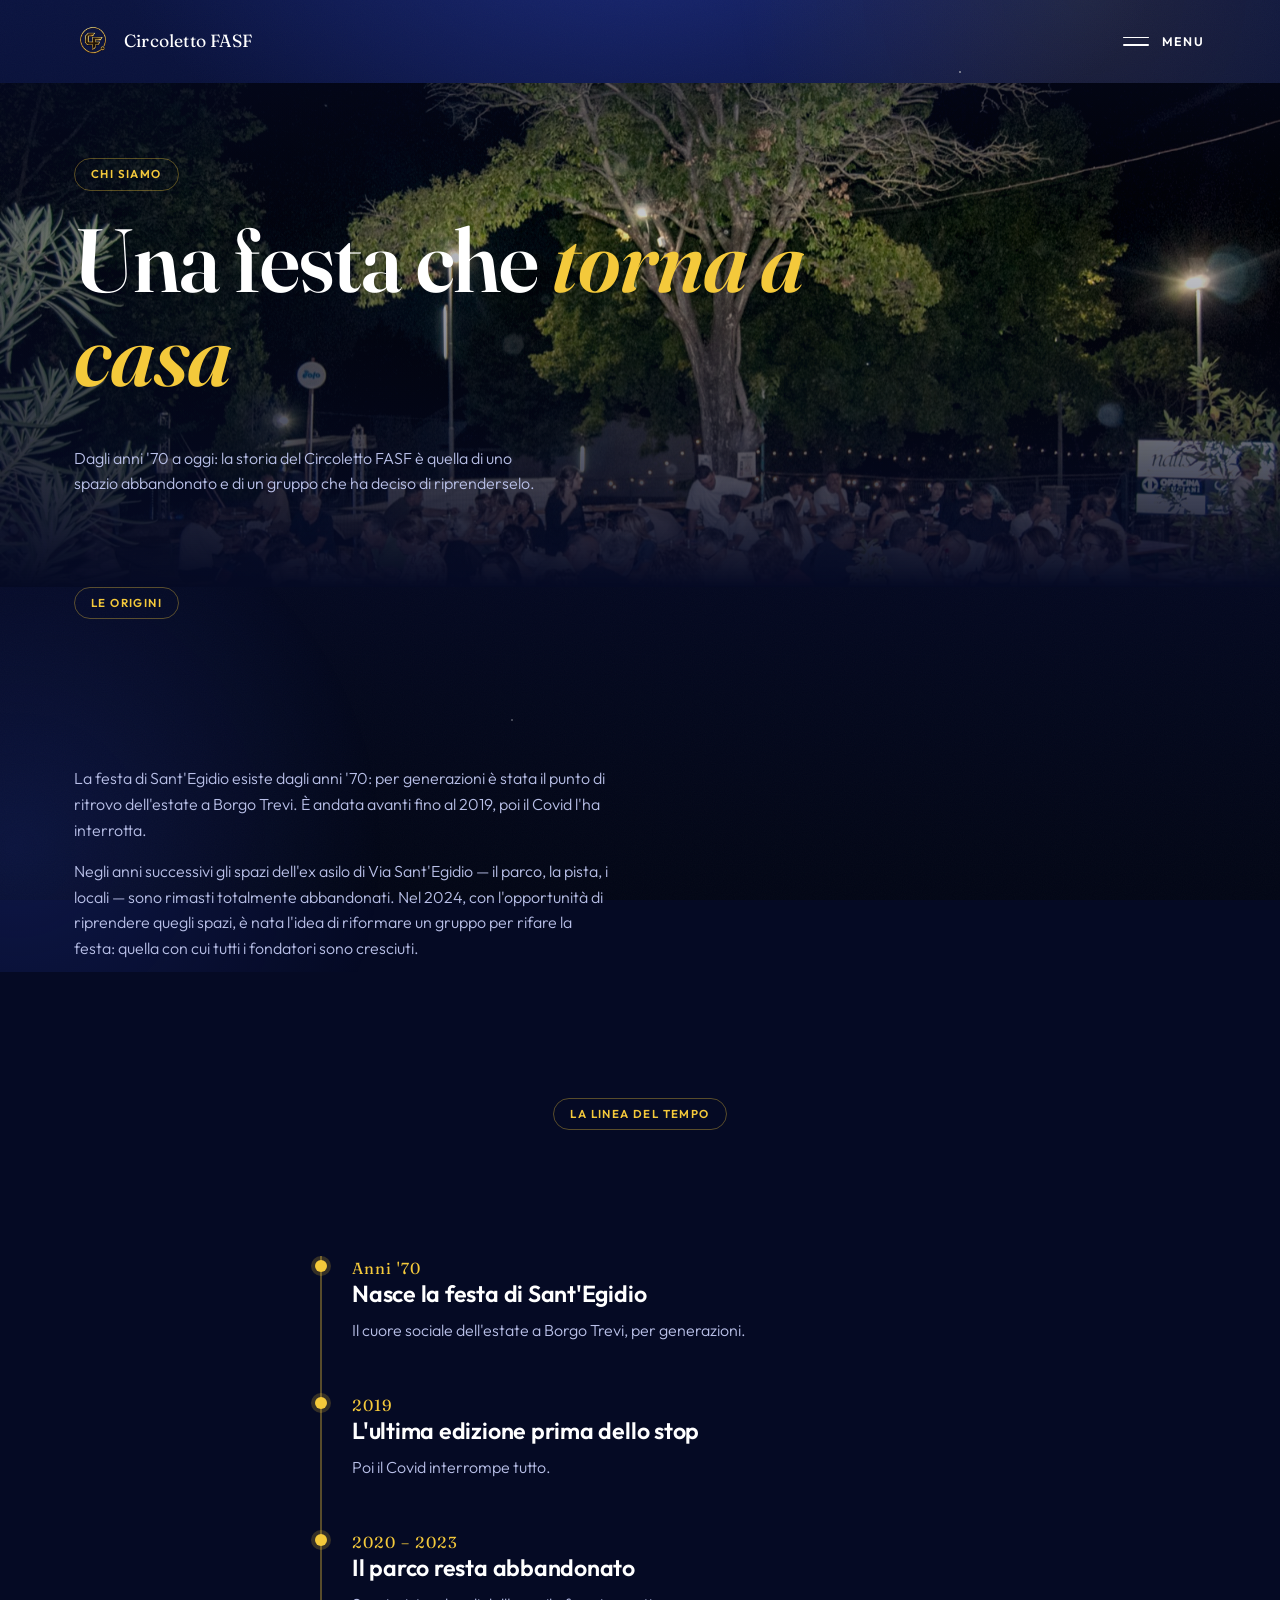
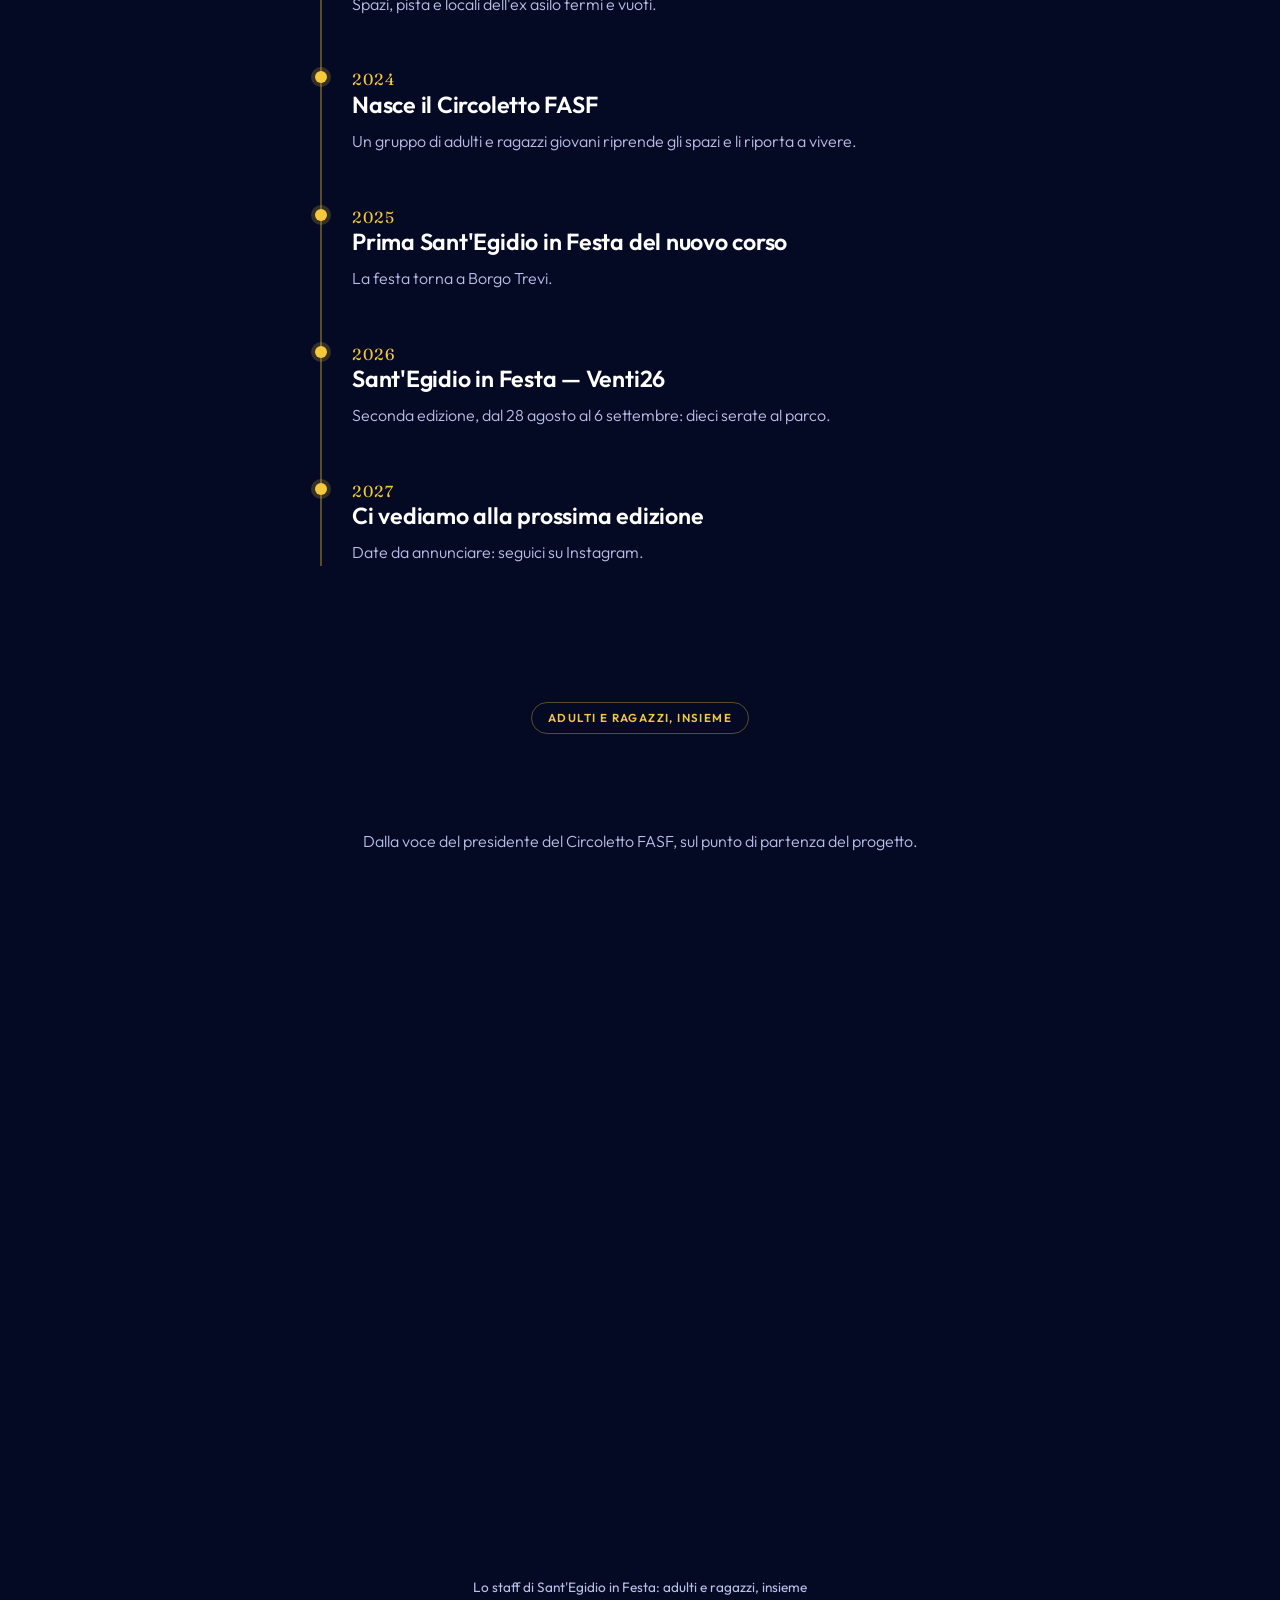
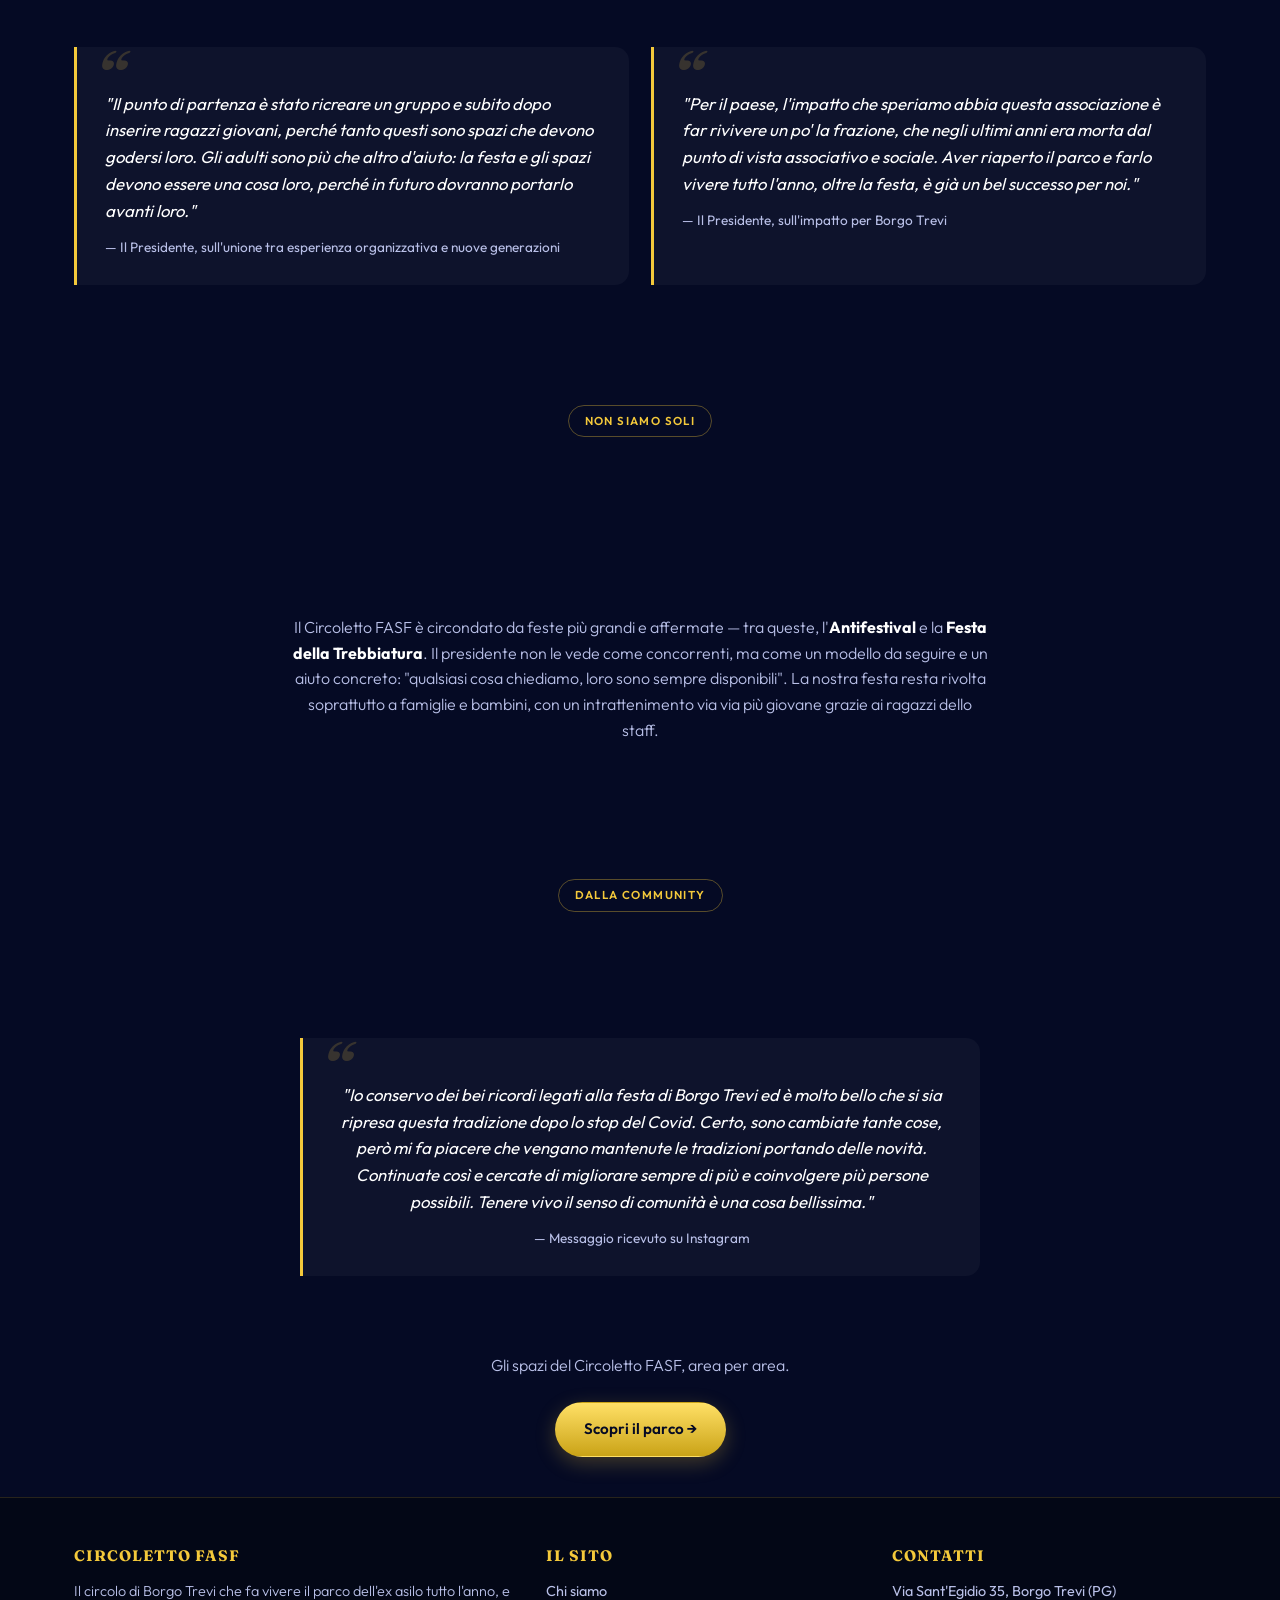
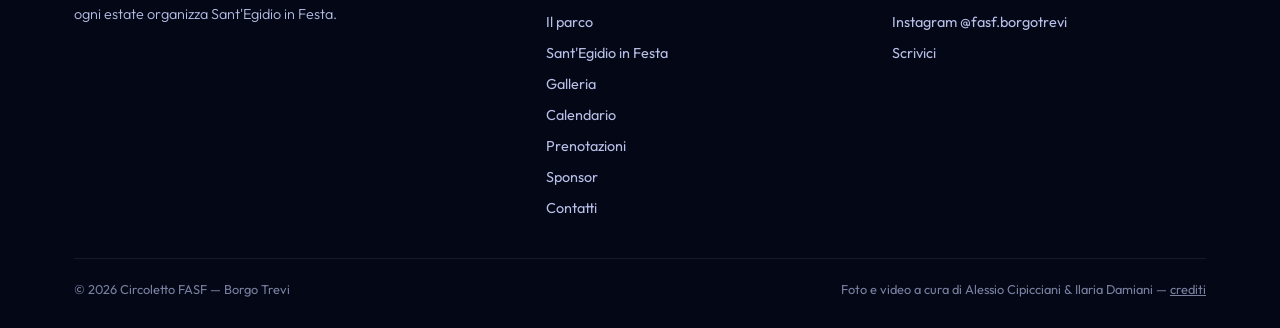
<file: chi-siamo.html>
<!DOCTYPE html>
<html lang="it">
<head>
<meta charset="UTF-8">
<meta name="viewport" content="width=device-width, initial-scale=1.0">
<title>Chi siamo — Circoletto FASF</title>
<meta name="description" content="La storia del Circoletto FASF: dalla festa di Sant'Egidio degli anni '70 alla rinascita del 2024, tra esperienza degli adulti ed entusiasmo dei ragazzi.">
<meta property="og:type" content="website">
<meta property="og:url" content="https://circolettofasf.netlify.app/chi-siamo.html">
<meta property="og:site_name" content="Circoletto FASF">
<meta property="og:title" content="Chi siamo — Circoletto FASF">
<meta property="og:description" content="La storia del Circoletto FASF: dalla festa di Sant'Egidio degli anni '70 alla rinascita del 2024, tra esperienza degli adulti ed entusiasmo dei ragazzi.">
<meta property="og:image" content="https://circolettofasf.netlify.app/assets/img/hero-chisiamo.jpg">
<meta property="og:locale" content="it_IT">
<meta name="twitter:card" content="summary_large_image">
<meta name="twitter:title" content="Chi siamo — Circoletto FASF">
<meta name="twitter:description" content="La storia del Circoletto FASF: dalla festa di Sant'Egidio degli anni '70 alla rinascita del 2024, tra esperienza degli adulti ed entusiasmo dei ragazzi.">
<meta name="twitter:image" content="https://circolettofasf.netlify.app/assets/img/hero-chisiamo.jpg">

<link rel="canonical" href="https://circolettofasf.netlify.app/chi-siamo.html">
<link rel="icon" type="image/png" href="assets/img/favicon-64.png">
<link rel="apple-touch-icon" href="assets/img/apple-touch-icon.png">
<link rel="preconnect" href="https://fonts.googleapis.com">
<link rel="preconnect" href="https://fonts.gstatic.com" crossorigin>
<link href="https://fonts.googleapis.com/css2?family=Fraunces:ital,wght@0,400;0,500;0,600;0,900;1,400;1,500;1,600&family=Outfit:wght@300;400;500;600;700;800&display=swap" rel="stylesheet">
<link rel="stylesheet" href="assets/css/style.css">
</head>
<body>
<a class="skip-link" href="#main-content">Vai al contenuto</a>

<header class="site-header">
  <nav class="nav wrap">
    <a class="nav-brand" href="index.html">
      <img src="assets/img/logo-cf-sm.png" alt="Circoletto FASF" width="38" height="38">
      Circoletto FASF
    </a>
    <button class="nav-toggle" aria-label="Apri menu" aria-expanded="false" aria-controls="site-menu">
      <span class="nav-toggle-icon">
        <span class="nav-toggle-bar"></span>
        <span class="nav-toggle-bar"></span>
      </span>
      <span class="nav-toggle-label">
        <span class="label-open">Menu</span>
        <span class="label-close">Chiudi</span>
      </span>
    </button>
  </nav>
</header>

<div class="nav-overlay" id="site-menu">
  <div class="wrap nav-overlay-inner">
    <ul class="nav-links">
      <li><a href="index.html">Home</a></li>
      <li><a href="chi-siamo.html">Chi siamo</a></li>
      <li><a href="spazi.html">Il parco</a></li>
      <li><a href="sant-egidio-in-festa.html">Sant'Egidio in Festa</a></li>
      <li><a href="galleria.html">Galleria</a></li>
      <li><a href="calendario.html">Calendario</a></li>
      <li><a href="prenotazioni.html">Prenotazioni</a></li>
      <li><a href="sponsor.html">Sponsor</a></li>
      <li><a href="contatti.html">Contatti</a></li>
    </ul>
    <div class="nav-overlay-aside">
      <span class="eyebrow">Grazie! Ci vediamo nel 2027</span>
      <p>Parco ex asilo<br>Via Sant'Egidio 35<br>Borgo Trevi (PG)</p>
      <a class="nav-overlay-ig" href="https://www.instagram.com/fasf.borgotrevi" target="_blank" rel="noopener">@fasf.borgotrevi ↗</a>
    </div>
  </div>
</div>

<main id="main-content">

  <section class="page-hero hero-photo">
    <div class="photo-layer">
      <img src="assets/img/hero-chisiamo.jpg" alt="La comunità del Circoletto FASF a cena insieme sotto gli alberi">
    </div>
    <div class="photo-overlay"></div>
    <div class="hero-photo-content wrap">
      <span class="eyebrow">Chi siamo</span>
      <h1>Una festa che <span class="gold">torna a casa</span></h1>
      <p class="lead">Dagli anni '70 a oggi: la storia del Circoletto FASF è quella di uno spazio abbandonato e di un gruppo che ha deciso di riprenderselo.</p>
    </div>
  </section>

  <section class="wrap">
    <div class="two-col">
      <div>
        <span class="eyebrow">Le origini</span>
        <h2>La vecchia festa con cui <span class="gold">siamo cresciuti</span></h2>
        <p>La festa di Sant'Egidio esiste dagli anni '70: per generazioni è stata il punto di ritrovo dell'estate a Borgo Trevi. È andata avanti fino al 2019, poi il Covid l'ha interrotta.</p>
        <p>Negli anni successivi gli spazi dell'ex asilo di Via Sant'Egidio — il parco, la pista, i locali — sono rimasti totalmente abbandonati. Nel 2024, con l'opportunità di riprendere quegli spazi, è nata l'idea di riformare un gruppo per rifare la festa: quella con cui tutti i fondatori sono cresciuti.</p>
      </div>
      <div>
        <img src="assets/img/logo-cf-md.png" alt="Circoletto FASF — logo" width="300" height="300" style="max-width:300px;margin:0 auto;">
      </div>
    </div>
  </section>

  <section class="alt">
    <div class="wrap">
      <div class="section-head">
        <span class="eyebrow">La linea del tempo</span>
        <h2>Come siamo arrivati fin qui</h2>
      </div>
      <div style="max-width:640px;margin:0 auto;">
        <div class="timeline">
          <div class="timeline-item">
            <div class="year">Anni '70</div>
            <h3>Nasce la festa di Sant'Egidio</h3>
            <p>Il cuore sociale dell'estate a Borgo Trevi, per generazioni.</p>
          </div>
          <div class="timeline-item">
            <div class="year">2019</div>
            <h3>L'ultima edizione prima dello stop</h3>
            <p>Poi il Covid interrompe tutto.</p>
          </div>
          <div class="timeline-item">
            <div class="year">2020 – 2023</div>
            <h3>Il parco resta abbandonato</h3>
            <p>Spazi, pista e locali dell'ex asilo fermi e vuoti.</p>
          </div>
          <div class="timeline-item">
            <div class="year">2024</div>
            <h3>Nasce il Circoletto FASF</h3>
            <p>Un gruppo di adulti e ragazzi giovani riprende gli spazi e li riporta a vivere.</p>
          </div>
          <div class="timeline-item">
            <div class="year">2025</div>
            <h3>Prima Sant'Egidio in Festa del nuovo corso</h3>
            <p>La festa torna a Borgo Trevi.</p>
          </div>
          <div class="timeline-item">
            <div class="year">2026</div>
            <h3>Sant'Egidio in Festa — Venti26</h3>
            <p>Seconda edizione, dal 28 agosto al 6 settembre: dieci serate al parco.</p>
          </div>
          <div class="timeline-item">
            <div class="year">2027</div>
            <h3>Ci vediamo alla prossima edizione</h3>
            <p>Date da annunciare: seguici su Instagram.</p>
          </div>
        </div>
      </div>
    </div>
  </section>

  <section class="wrap">
    <div class="section-head">
      <span class="eyebrow">Adulti e ragazzi, insieme</span>
      <h2>Spazi che devono essere <span class="gold">loro</span></h2>
      <p>Dalla voce del presidente del Circoletto FASF, sul punto di partenza del progetto.</p>
    </div>
    <figure class="photo-frame wide-photo">
      <img src="assets/img/staff.jpg" alt="Lo staff di Sant'Egidio in Festa, adulti e ragazzi, in posa insieme a fine serata" width="1800" height="1200" loading="lazy">
      <figcaption>Lo staff di Sant'Egidio in Festa: adulti e ragazzi, insieme</figcaption>
    </figure>
    <div class="grid grid-2">
      <blockquote>
        "Il punto di partenza è stato ricreare un gruppo e subito dopo inserire ragazzi giovani, perché tanto questi sono spazi che devono godersi loro. Gli adulti sono più che altro d'aiuto: la festa e gli spazi devono essere una cosa loro, perché in futuro dovranno portarlo avanti loro."
        <cite>— Il Presidente, sull'unione tra esperienza organizzativa e nuove generazioni</cite>
      </blockquote>
      <blockquote>
        "Per il paese, l'impatto che speriamo abbia questa associazione è far rivivere un po' la frazione, che negli ultimi anni era morta dal punto di vista associativo e sociale. Aver riaperto il parco e farlo vivere tutto l'anno, oltre la festa, è già un bel successo per noi."
        <cite>— Il Presidente, sull'impatto per Borgo Trevi</cite>
      </blockquote>
    </div>
  </section>

  <section class="alt">
    <div class="wrap">
      <div class="section-head">
        <span class="eyebrow">Non siamo soli</span>
        <h2>Sagre più grandi, grandi alleate</h2>
      </div>
      <div style="max-width:700px;margin:0 auto;text-align:center;">
        <p>Il Circoletto FASF è circondato da feste più grandi e affermate — tra queste, l'<strong class="text-white">Antifestival</strong> e la <strong class="text-white">Festa della Trebbiatura</strong>. Il presidente non le vede come concorrenti, ma come un modello da seguire e un aiuto concreto: "qualsiasi cosa chiediamo, loro sono sempre disponibili". La nostra festa resta rivolta soprattutto a famiglie e bambini, con un intrattenimento via via più giovane grazie ai ragazzi dello staff.</p>
      </div>
    </div>
  </section>

  <section class="wrap" style="text-align:center;">
    <div class="section-head">
      <span class="eyebrow">Dalla community</span>
      <h2>Quello che ci scrivono</h2>
    </div>
    <blockquote style="max-width:680px;margin:0 auto;">
      "Io conservo dei bei ricordi legati alla festa di Borgo Trevi ed è molto bello che si sia ripresa questa tradizione dopo lo stop del Covid. Certo, sono cambiate tante cose, però mi fa piacere che vengano mantenute le tradizioni portando delle novità. Continuate così e cercate di migliorare sempre di più e coinvolgere più persone possibili. Tenere vivo il senso di comunità è una cosa bellissima."
      <cite>— Messaggio ricevuto su Instagram</cite>
    </blockquote>
  </section>

  <section class="wrap" style="text-align:center;">
    <h2>Vieni a scoprire <span class="gold">il parco</span></h2>
    <p style="max-width:520px;margin:0 auto 24px;">Gli spazi del Circoletto FASF, area per area.</p>
    <a class="btn btn-gold" href="spazi.html">Scopri il parco →</a>
  </section>

</main>

<footer class="site-footer">
  <div class="wrap">
    <div class="footer-grid">
      <div>
        <h4>Circoletto FASF</h4>
        <p style="color:var(--muted);font-size:.9rem;">Il circolo di Borgo Trevi che fa vivere il parco dell'ex asilo tutto l'anno, e ogni estate organizza Sant'Egidio in Festa.</p>
      </div>
      <div>
        <h4>Il sito</h4>
        <ul>
          <li><a href="chi-siamo.html">Chi siamo</a></li>
          <li><a href="spazi.html">Il parco</a></li>
          <li><a href="sant-egidio-in-festa.html">Sant'Egidio in Festa</a></li>
          <li><a href="galleria.html">Galleria</a></li>
          <li><a href="calendario.html">Calendario</a></li>
          <li><a href="prenotazioni.html">Prenotazioni</a></li>
          <li><a href="sponsor.html">Sponsor</a></li>
          <li><a href="contatti.html">Contatti</a></li>
        </ul>
      </div>
      <div>
        <h4>Contatti</h4>
        <ul>
          <li>Via Sant'Egidio 35, Borgo Trevi (PG)</li>
          <li><a href="https://www.instagram.com/fasf.borgotrevi" target="_blank" rel="noopener">Instagram @fasf.borgotrevi</a></li>
          <li><a href="contatti.html">Scrivici</a></li>
        </ul>
      </div>
    </div>
    <div class="footer-bottom">
      <span>© 2026 Circoletto FASF — Borgo Trevi</span>
      <span>Foto e video a cura di Alessio Cipicciani &amp; Ilaria Damiani — <a href="contatti.html">crediti</a></span>
    </div>
  </div>
</footer>

<script src="assets/js/main.js"></script>
</body>
</html>
</file>
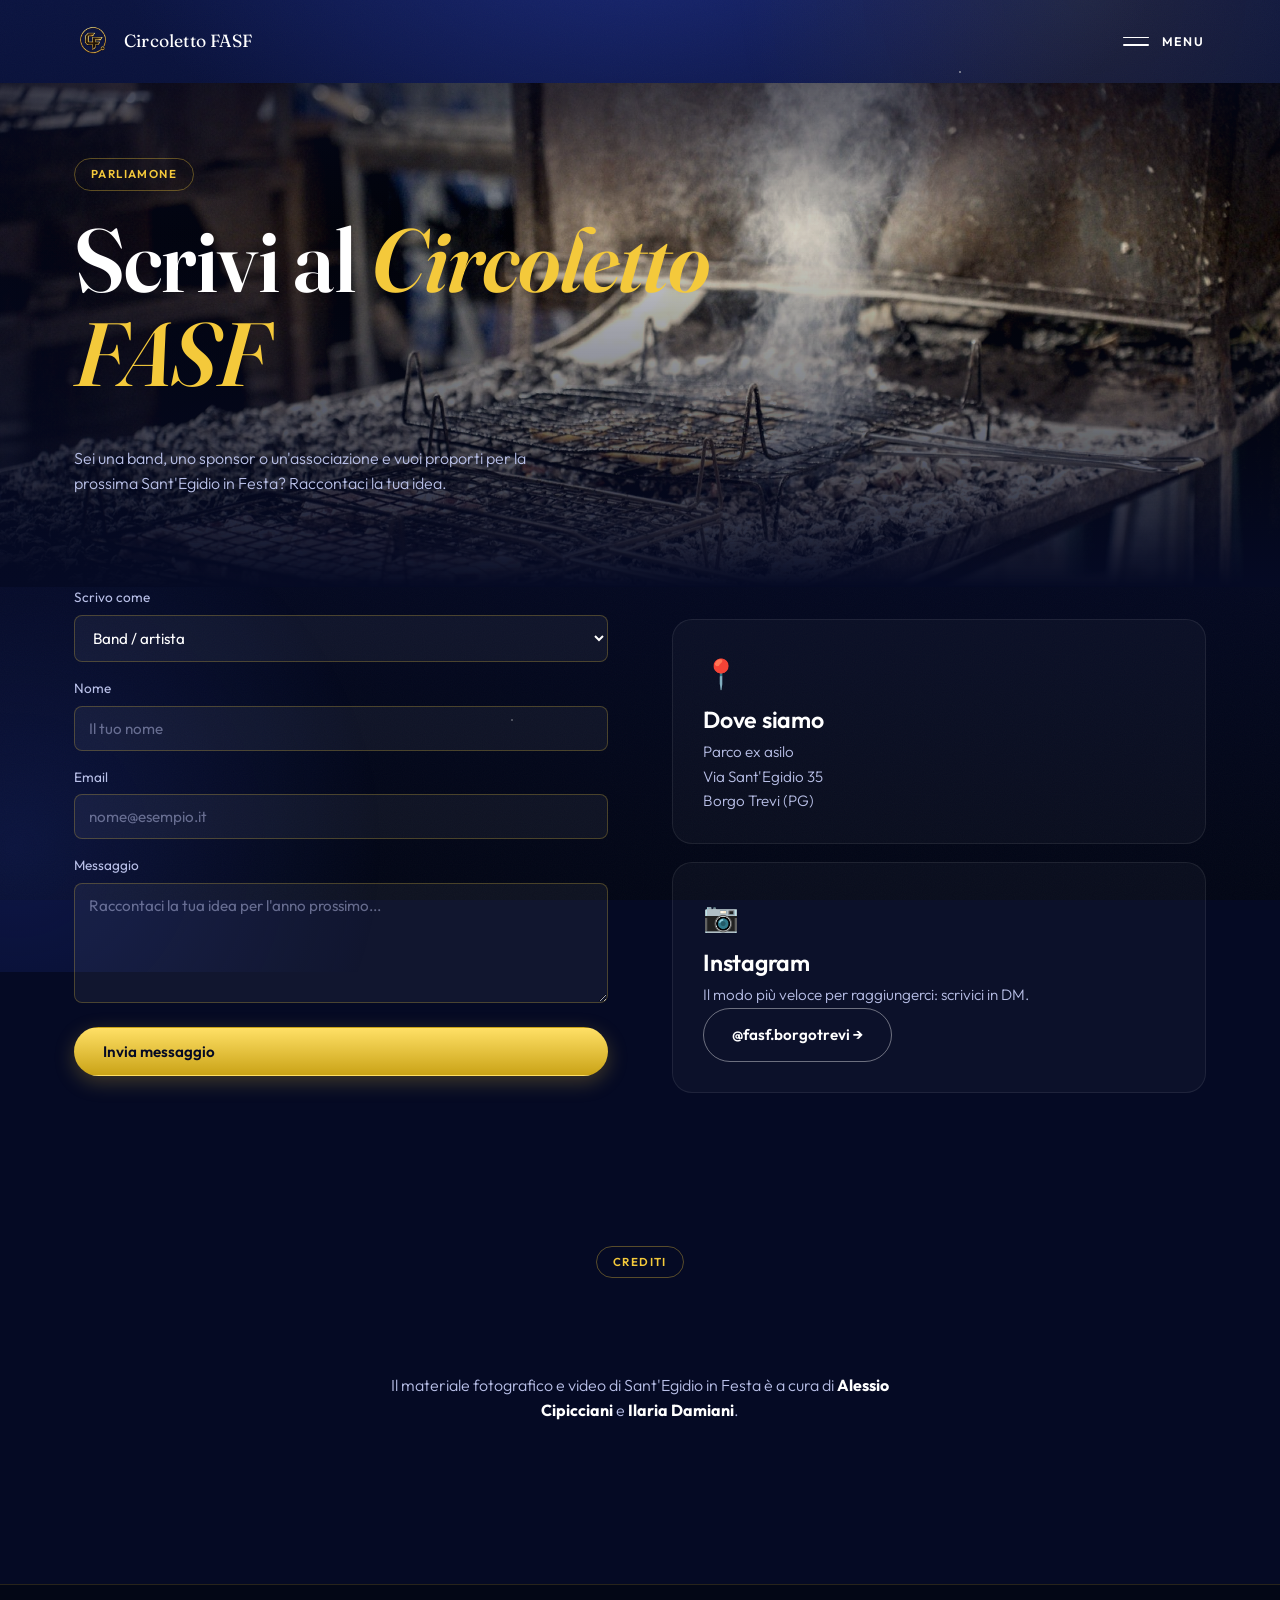
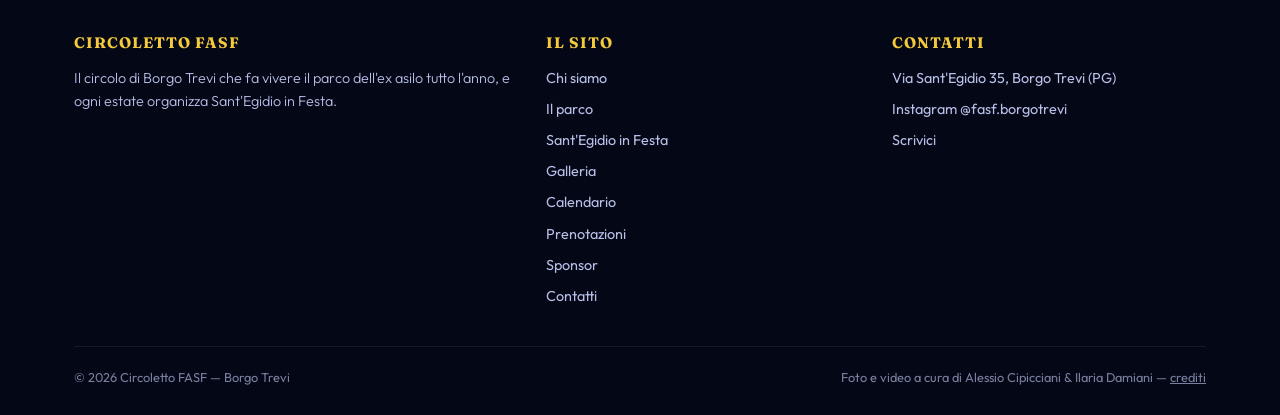
<file: contatti.html>
<!DOCTYPE html>
<html lang="it">
<head>
<meta charset="UTF-8">
<meta name="viewport" content="width=device-width, initial-scale=1.0">
<title>Contatti — Circoletto FASF</title>
<meta name="description" content="Contatta il Circoletto FASF: band, sponsor e associazioni per Sant'Egidio in Festa.">
<meta property="og:type" content="website">
<meta property="og:url" content="https://circolettofasf.netlify.app/contatti.html">
<meta property="og:site_name" content="Circoletto FASF">
<meta property="og:title" content="Contatti — Circoletto FASF">
<meta property="og:description" content="Contatta il Circoletto FASF: band, sponsor e associazioni per Sant'Egidio in Festa.">
<meta property="og:image" content="https://circolettofasf.netlify.app/assets/img/hero-contatti.jpg">
<meta property="og:locale" content="it_IT">
<meta name="twitter:card" content="summary_large_image">
<meta name="twitter:title" content="Contatti — Circoletto FASF">
<meta name="twitter:description" content="Contatta il Circoletto FASF: band, sponsor e associazioni per Sant'Egidio in Festa.">
<meta name="twitter:image" content="https://circolettofasf.netlify.app/assets/img/hero-contatti.jpg">

<link rel="canonical" href="https://circolettofasf.netlify.app/contatti.html">
<link rel="icon" type="image/png" href="assets/img/favicon-64.png">
<link rel="apple-touch-icon" href="assets/img/apple-touch-icon.png">
<link rel="preconnect" href="https://fonts.googleapis.com">
<link rel="preconnect" href="https://fonts.gstatic.com" crossorigin>
<link href="https://fonts.googleapis.com/css2?family=Fraunces:ital,wght@0,400;0,500;0,600;0,900;1,400;1,500;1,600&family=Outfit:wght@300;400;500;600;700;800&display=swap" rel="stylesheet">
<link rel="stylesheet" href="assets/css/style.css">
</head>
<body>
<a class="skip-link" href="#main-content">Vai al contenuto</a>

<header class="site-header">
  <nav class="nav wrap">
    <a class="nav-brand" href="index.html">
      <img src="assets/img/logo-cf-sm.png" alt="Circoletto FASF" width="38" height="38">
      Circoletto FASF
    </a>
    <button class="nav-toggle" aria-label="Apri menu" aria-expanded="false" aria-controls="site-menu">
      <span class="nav-toggle-icon">
        <span class="nav-toggle-bar"></span>
        <span class="nav-toggle-bar"></span>
      </span>
      <span class="nav-toggle-label">
        <span class="label-open">Menu</span>
        <span class="label-close">Chiudi</span>
      </span>
    </button>
  </nav>
</header>

<div class="nav-overlay" id="site-menu">
  <div class="wrap nav-overlay-inner">
    <ul class="nav-links">
      <li><a href="index.html">Home</a></li>
      <li><a href="chi-siamo.html">Chi siamo</a></li>
      <li><a href="spazi.html">Il parco</a></li>
      <li><a href="sant-egidio-in-festa.html">Sant'Egidio in Festa</a></li>
      <li><a href="galleria.html">Galleria</a></li>
      <li><a href="calendario.html">Calendario</a></li>
      <li><a href="prenotazioni.html">Prenotazioni</a></li>
      <li><a href="sponsor.html">Sponsor</a></li>
      <li><a href="contatti.html">Contatti</a></li>
    </ul>
    <div class="nav-overlay-aside">
      <span class="eyebrow">Grazie! Ci vediamo nel 2027</span>
      <p>Parco ex asilo<br>Via Sant'Egidio 35<br>Borgo Trevi (PG)</p>
      <a class="nav-overlay-ig" href="https://www.instagram.com/fasf.borgotrevi" target="_blank" rel="noopener">@fasf.borgotrevi ↗</a>
    </div>
  </div>
</div>

<main id="main-content">

  <section class="page-hero hero-photo">
    <div class="photo-layer">
      <img src="assets/img/hero-contatti.jpg" alt="La griglia al Circoletto FASF">
    </div>
    <div class="photo-overlay"></div>
    <div class="hero-photo-content wrap">
      <span class="eyebrow">Parliamone</span>
      <h1>Scrivi al <span class="gold">Circoletto FASF</span></h1>
      <p class="lead">Sei una band, uno sponsor o un'associazione e vuoi proporti per la prossima Sant'Egidio in Festa? Raccontaci la tua idea.</p>
    </div>
  </section>

  <section class="wrap two-col">
    <div>
      <form class="form-grid" id="contact-form" name="contatti" method="POST" data-netlify="true" netlify-honeypot="bot-field">
        <input type="hidden" name="form-name" value="contatti">
        <p style="position:absolute;left:-9999px;" aria-hidden="true">
          <label>Non compilare questo campo: <input name="bot-field" tabindex="-1" autocomplete="off"></label>
        </p>
        <div>
          <label for="tipo">Scrivo come</label>
          <select id="tipo" name="tipo">
            <option>Band / artista</option>
            <option>Sponsor</option>
            <option>Associazione</option>
            <option>Altro</option>
          </select>
        </div>
        <div>
          <label for="nome">Nome</label>
          <input type="text" id="nome" name="nome" placeholder="Il tuo nome" required>
        </div>
        <div>
          <label for="email">Email</label>
          <input type="email" id="email" name="email" placeholder="nome@esempio.it" required>
        </div>
        <div>
          <label for="messaggio">Messaggio</label>
          <textarea id="messaggio" name="messaggio" placeholder="Raccontaci la tua idea per l'anno prossimo..." required></textarea>
        </div>
        <button type="submit" class="btn btn-gold">Invia messaggio</button>
        <p class="form-status" id="form-status" role="status" aria-live="polite"></p>
      </form>
    </div>
    <div>
      <div class="card" style="margin-bottom:18px;">
        <span class="icon">📍</span>
        <h3>Dove siamo</h3>
        <p>Parco ex asilo<br>Via Sant'Egidio 35<br>Borgo Trevi (PG)</p>
      </div>
      <div class="card">
        <span class="icon">📷</span>
        <h3>Instagram</h3>
        <p>Il modo più veloce per raggiungerci: scrivici in DM.</p>
        <a class="btn btn-outline" href="https://www.instagram.com/fasf.borgotrevi" target="_blank" rel="noopener">@fasf.borgotrevi →</a>
      </div>
    </div>
  </section>

  <section class="alt">
    <div class="wrap" style="text-align:center;">
      <span class="eyebrow">Crediti</span>
      <h2>Foto e video</h2>
      <p style="max-width:520px;margin:0 auto;">Il materiale fotografico e video di Sant'Egidio in Festa è a cura di <strong class="text-white">Alessio Cipicciani</strong> e <strong class="text-white">Ilaria Damiani</strong>.</p>
    </div>
  </section>

</main>

<footer class="site-footer">
  <div class="wrap">
    <div class="footer-grid">
      <div>
        <h4>Circoletto FASF</h4>
        <p style="color:var(--muted);font-size:.9rem;">Il circolo di Borgo Trevi che fa vivere il parco dell'ex asilo tutto l'anno, e ogni estate organizza Sant'Egidio in Festa.</p>
      </div>
      <div>
        <h4>Il sito</h4>
        <ul>
          <li><a href="chi-siamo.html">Chi siamo</a></li>
          <li><a href="spazi.html">Il parco</a></li>
          <li><a href="sant-egidio-in-festa.html">Sant'Egidio in Festa</a></li>
          <li><a href="galleria.html">Galleria</a></li>
          <li><a href="calendario.html">Calendario</a></li>
          <li><a href="prenotazioni.html">Prenotazioni</a></li>
          <li><a href="sponsor.html">Sponsor</a></li>
          <li><a href="contatti.html">Contatti</a></li>
        </ul>
      </div>
      <div>
        <h4>Contatti</h4>
        <ul>
          <li>Via Sant'Egidio 35, Borgo Trevi (PG)</li>
          <li><a href="https://www.instagram.com/fasf.borgotrevi" target="_blank" rel="noopener">Instagram @fasf.borgotrevi</a></li>
          <li><a href="contatti.html">Scrivici</a></li>
        </ul>
      </div>
    </div>
    <div class="footer-bottom">
      <span>© 2026 Circoletto FASF — Borgo Trevi</span>
      <span>Foto e video a cura di Alessio Cipicciani &amp; Ilaria Damiani — <a href="contatti.html">crediti</a></span>
    </div>
  </div>
</footer>

<script src="assets/js/main.js"></script>
<script>
  // Invio del messaggio via Netlify Forms: arriva nella dashboard di Netlify (sezione Forms) e,
  // se configurata, anche come notifica email. Nessun indirizzo da tenere nel codice.
  (function () {
    var form = document.getElementById("contact-form");
    var status = document.getElementById("form-status");
    var submit = form.querySelector("button[type=submit]");

    function say(text, ok) {
      status.textContent = text;
      status.style.color = ok ? "var(--gold)" : "#ff8b8b";
    }

    form.addEventListener("submit", function (e) {
      e.preventDefault();
      if (!form.checkValidity()) {
        say("Compila nome, email e messaggio prima di inviare.", false);
        return;
      }
      submit.disabled = true;
      say("Invio in corso…", true);

      fetch("/", {
        method: "POST",
        headers: { "Content-Type": "application/x-www-form-urlencoded" },
        body: new URLSearchParams(new FormData(form)).toString()
      })
        .then(function (r) {
          if (!r.ok) throw new Error("HTTP " + r.status);
          form.reset();
          say("Messaggio inviato. Grazie, ti rispondiamo appena possibile.", true);
        })
        .catch(function () {
          say("Non siamo riusciti a inviare il messaggio. Riprova tra poco, oppure scrivici su Instagram: @fasf.borgotrevi.", false);
        })
        .then(function () { submit.disabled = false; });
    });
  })();
</script>
</body>
</html>
</file>
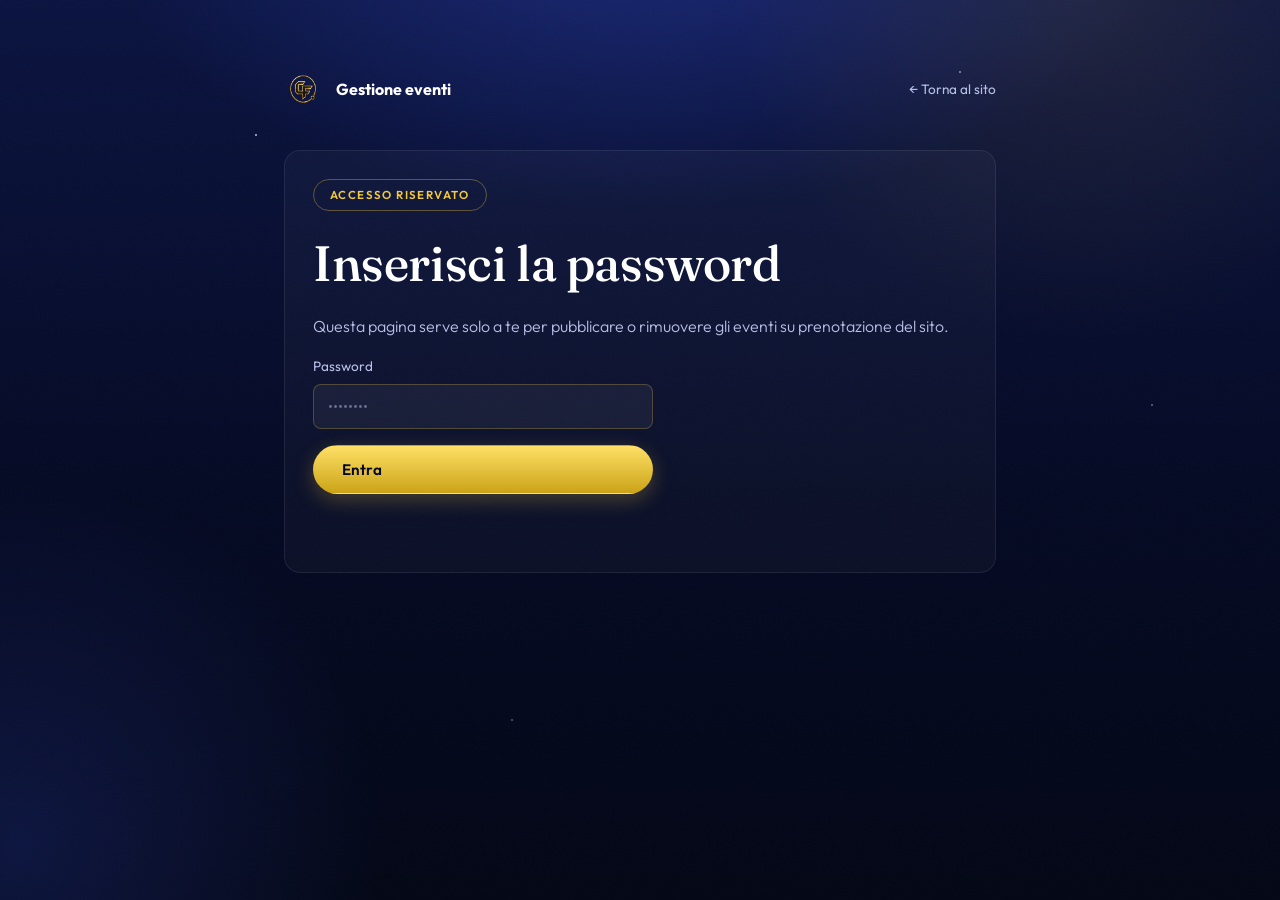
<file: gestione-eventi.html>
<!DOCTYPE html>
<html lang="it">
<head>
<meta charset="UTF-8">
<meta name="viewport" content="width=device-width, initial-scale=1.0">
<title>Gestione eventi — Circoletto FASF</title>
<meta name="robots" content="noindex, nofollow">
<link rel="icon" type="image/png" href="assets/img/favicon-64.png">
<link rel="apple-touch-icon" href="assets/img/apple-touch-icon.png">
<link rel="preconnect" href="https://fonts.googleapis.com">
<link rel="preconnect" href="https://fonts.gstatic.com" crossorigin>
<link href="https://fonts.googleapis.com/css2?family=Fraunces:ital,wght@0,400;0,500;0,600;0,900;1,400;1,500;1,600&family=Outfit:wght@300;400;500;600;700;800&display=swap" rel="stylesheet">
<link rel="stylesheet" href="assets/css/style.css">
<style>
  .dash-wrap { max-width: 760px; margin: 0 auto; padding: 70px 24px 100px; }
  .dash-header { display:flex; align-items:center; gap:14px; margin-bottom: 40px; }
  .dash-header img { height: 40px; }
  .dash-header a { color: var(--muted); text-decoration:none; font-size:.85rem; margin-left:auto; }
  .dash-header a:hover { color: var(--gold); }
  .dash-card { background: rgba(255,255,255,.03); border:1px solid rgba(255,255,255,.08); border-radius:16px; padding:28px; margin-bottom:24px; }
  .event-row { display:flex; align-items:flex-start; justify-content:space-between; gap:16px; padding:16px 0; border-top:1px solid rgba(255,255,255,.08); }
  .event-row:first-child { border-top:none; }
  .event-row .meta strong { display:block; color:var(--white); font-family:var(--font-display); font-size:1.1rem; }
  .event-row .meta span { display:block; color:var(--gold); font-size:.8rem; margin-top:2px; }
  .event-row .meta p { margin:6px 0 0; font-size:.85rem; }
  .event-row button { flex:none; }
  .btn-danger { background:none; border:1px solid rgba(255,120,120,.4); color:#ff9b9b; }
  .btn-danger:hover { background:rgba(255,120,120,.1); }
  .btn-small { padding:9px 16px; font-size:.82rem; }
  .event-row .actions { display:flex; flex-direction:column; gap:8px; }
  #login-gate, #dash-content { display:none; }
  #login-gate.visible, #dash-content.visible { display:block; }
  #cancel-edit-btn { display:none; }
  #cancel-edit-btn.visible { display:inline-flex; }
</style>
</head>
<body>

<div class="dash-wrap">
  <div class="dash-header">
    <img src="assets/img/logo-cf-sm.png" alt="Circoletto FASF" width="38" height="38">
    <strong>Gestione eventi</strong>
    <a href="index.html">← Torna al sito</a>
  </div>

  <div id="login-gate" class="dash-card">
    <span class="eyebrow">Accesso riservato</span>
    <h2 style="margin-top:8px;">Inserisci la password</h2>
    <p>Questa pagina serve solo a te per pubblicare o rimuovere gli eventi su prenotazione del sito.</p>
    <div class="form-grid" style="max-width:340px;">
      <div>
        <label for="password-input">Password</label>
        <input type="password" id="password-input" placeholder="••••••••">
      </div>
      <button type="button" class="btn btn-gold" id="login-btn">Entra</button>
      <p class="form-status" id="login-status" role="status" aria-live="polite"></p>
    </div>
  </div>

  <div id="dash-content">
    <div class="dash-card">
      <span class="eyebrow" id="form-eyebrow">Nuovo evento</span>
      <h2 style="margin-top:8px;" id="form-title">Pubblica un evento su prenotazione</h2>
      <p>Compare sulla pagina <a href="prenotazioni.html" target="_blank" style="color:var(--gold);">Prenotazioni</a> del sito entro circa un minuto dalla pubblicazione.</p>
      <form class="form-grid" id="event-form">
        <div>
          <label for="ev-titolo">Titolo evento</label>
          <input type="text" id="ev-titolo" placeholder="Es. Cena Sociale" required>
        </div>
        <div>
          <label for="ev-data">Data dell'evento</label>
          <input type="date" id="ev-data" required>
        </div>
        <div>
          <label for="ev-descrizione">Descrizione breve</label>
          <textarea id="ev-descrizione" placeholder="Cosa include, orario, dove..."></textarea>
        </div>
        <div>
          <label for="ev-posti">Posti disponibili (facoltativo)</label>
          <input type="text" id="ev-posti" placeholder="Es. 40 posti">
        </div>
        <div>
          <label for="ev-prezzo">Prezzo (facoltativo)</label>
          <input type="text" id="ev-prezzo" placeholder="Es. 15€ a persona">
        </div>
        <div style="display:flex;gap:12px;align-items:center;">
          <button type="submit" class="btn btn-gold" id="submit-btn">Pubblica evento</button>
          <button type="button" class="btn btn-outline" id="cancel-edit-btn">Annulla modifica</button>
        </div>
        <p class="form-status" id="form-status" role="status" aria-live="polite"></p>
      </form>
    </div>

    <div class="dash-card">
      <span class="eyebrow">Eventi pubblicati</span>
      <h2 style="margin-top:8px;">Elenco attuale</h2>
      <p>Modifica o rimuovi un evento quando i posti sono esauriti o l'appuntamento è passato.</p>
      <div id="events-list"><p style="color:var(--muted);">Caricamento…</p></div>
    </div>
  </div>
</div>

<script>
  var DASHBOARD_PASSWORD_KEY = "fasf-dashboard-password";
  var password = sessionStorage.getItem(DASHBOARD_PASSWORD_KEY) || "";

  var loginGate = document.getElementById("login-gate");
  var dashContent = document.getElementById("dash-content");

  function showDashboard() {
    loginGate.classList.remove("visible");
    dashContent.classList.add("visible");
    loadEvents();
  }

  function showLogin() {
    dashContent.classList.remove("visible");
    loginGate.classList.add("visible");
  }

  document.getElementById("login-btn").addEventListener("click", function () {
    var val = document.getElementById("password-input").value.trim();
    if (!val) return;
    password = val;
    sessionStorage.setItem(DASHBOARD_PASSWORD_KEY, val);
    showDashboard();
  });

  document.getElementById("password-input").addEventListener("keydown", function (e) {
    if (e.key === "Enter") document.getElementById("login-btn").click();
  });

  function escapeHtml(s) {
    return String(s || "").replace(/[&<>"']/g, function (c) {
      return { "&": "&amp;", "<": "&lt;", ">": "&gt;", '"': "&quot;", "'": "&#39;" }[c];
    });
  }

  // Da "2026-08-30" a "Sabato 30 Agosto 2026" (parsing in locale, non UTC,
  // per evitare che la data scali di un giorno vicino alla mezzanotte)
  function formatDataItaliana(isoDate) {
    if (!isoDate) return "";
    var parts = isoDate.split("-");
    var d = new Date(Number(parts[0]), Number(parts[1]) - 1, Number(parts[2]));
    var label = d.toLocaleDateString("it-IT", { weekday: "long", day: "numeric", month: "long", year: "numeric" });
    return label.replace(/\b\w/g, function (c) { return c.toUpperCase(); });
  }

  function loadEvents() {
    fetch("assets/data/eventi.json?t=" + Date.now())
      .then(function (r) { return r.json(); })
      .then(renderEvents)
      .catch(function () {
        document.getElementById("events-list").innerHTML = "<p style='color:var(--muted);'>Impossibile caricare l'elenco.</p>";
      });
  }

  var currentEvents = [];

  function renderEvents(events) {
    currentEvents = events || [];
    var list = document.getElementById("events-list");
    if (!events || !events.length) {
      list.innerHTML = "<p style='color:var(--muted);'>Nessun evento pubblicato al momento.</p>";
      return;
    }
    list.innerHTML = "";
    events.forEach(function (ev) {
      var row = document.createElement("div");
      row.className = "event-row";
      row.innerHTML =
        '<div class="meta">' +
          "<strong>" + escapeHtml(ev.titolo) + "</strong>" +
          "<span>" + escapeHtml(ev.data_label) + (ev.posti ? " · " + escapeHtml(ev.posti) : "") + (ev.prezzo ? " · " + escapeHtml(ev.prezzo) : "") + "</span>" +
          (ev.descrizione ? "<p>" + escapeHtml(ev.descrizione) + "</p>" : "") +
        "</div>" +
        '<div class="actions">' +
          '<button type="button" class="btn btn-outline btn-small" data-action="edit">Modifica</button>' +
          '<button type="button" class="btn btn-danger btn-small" data-action="delete">Elimina</button>' +
        "</div>";
      row.querySelector('[data-action="edit"]').addEventListener("click", function () {
        startEdit(ev);
      });
      row.querySelector('[data-action="delete"]').addEventListener("click", function () {
        deleteEvent(ev.id, ev.titolo);
      });
      list.appendChild(row);
    });
  }

  var editingId = null;
  var form = document.getElementById("event-form");
  var formEyebrow = document.getElementById("form-eyebrow");
  var formTitle = document.getElementById("form-title");
  var submitBtn = document.getElementById("submit-btn");
  var cancelEditBtn = document.getElementById("cancel-edit-btn");

  function startEdit(ev) {
    editingId = ev.id;
    document.getElementById("ev-titolo").value = ev.titolo || "";
    document.getElementById("ev-data").value = ev.data || "";
    document.getElementById("ev-descrizione").value = ev.descrizione || "";
    document.getElementById("ev-posti").value = ev.posti || "";
    document.getElementById("ev-prezzo").value = ev.prezzo || "";
    formEyebrow.textContent = "Modifica evento";
    formTitle.textContent = 'Stai modificando "' + ev.titolo + '"';
    submitBtn.textContent = "Salva modifiche";
    cancelEditBtn.classList.add("visible");
    form.scrollIntoView({ behavior: "smooth", block: "start" });
  }

  function stopEdit() {
    editingId = null;
    form.reset();
    formEyebrow.textContent = "Nuovo evento";
    formTitle.textContent = "Pubblica un evento su prenotazione";
    submitBtn.textContent = "Pubblica evento";
    cancelEditBtn.classList.remove("visible");
    document.getElementById("form-status").textContent = "";
  }

  cancelEditBtn.addEventListener("click", stopEdit);

  function deleteEvent(id, titolo) {
    if (!confirm('Rimuovere "' + titolo + '" dal sito?')) return;
    fetch("/.netlify/functions/manage-events", {
      method: "POST",
      headers: { "Content-Type": "application/json" },
      body: JSON.stringify({ password: password, action: "delete", id: id }),
    })
      .then(function (r) { return r.json().then(function (data) { return { ok: r.ok, data: data }; }); })
      .then(function (res) {
        if (!res.ok) {
          if (res.data && res.data.error === "Password errata") {
            alert("Password errata. Verrai reindirizzato al login.");
            sessionStorage.removeItem(DASHBOARD_PASSWORD_KEY);
            showLogin();
            return;
          }
          alert("Errore: " + (res.data && res.data.error ? res.data.error : "riprova"));
          return;
        }
        renderEvents(res.data.events);
      })
      .catch(function () { alert("Errore di rete, riprova."); });
  }

  form.addEventListener("submit", function (e) {
    e.preventDefault();
    var status = document.getElementById("form-status");
    var dataIso = document.getElementById("ev-data").value;
    var evento = {
      titolo: document.getElementById("ev-titolo").value.trim(),
      data: dataIso,
      data_label: formatDataItaliana(dataIso),
      descrizione: document.getElementById("ev-descrizione").value.trim(),
      posti: document.getElementById("ev-posti").value.trim(),
      prezzo: document.getElementById("ev-prezzo").value.trim(),
    };
    if (!evento.titolo || !evento.data) {
      status.style.color = "#ff8b8b";
      status.textContent = "Titolo e data sono obbligatori.";
      return;
    }

    var isEdit = !!editingId;
    status.style.color = "var(--gold)";
    status.textContent = isEdit ? "Salvataggio in corso…" : "Pubblicazione in corso…";

    var body = isEdit
      ? { password: password, action: "update", id: editingId, evento: evento }
      : { password: password, action: "create", evento: evento };

    fetch("/.netlify/functions/manage-events", {
      method: "POST",
      headers: { "Content-Type": "application/json" },
      body: JSON.stringify(body),
    })
      .then(function (r) { return r.json().then(function (data) { return { ok: r.ok, data: data }; }); })
      .then(function (res) {
        if (!res.ok) {
          if (res.data && res.data.error === "Password errata") {
            status.style.color = "#ff8b8b";
            status.textContent = "Password errata. Verrai reindirizzato al login.";
            sessionStorage.removeItem(DASHBOARD_PASSWORD_KEY);
            setTimeout(showLogin, 1200);
            return;
          }
          status.style.color = "#ff8b8b";
          status.textContent = "Errore: " + (res.data && res.data.error ? res.data.error : "riprova.");
          return;
        }
        var wasEdit = isEdit;
        stopEdit();
        status.style.color = "var(--gold)";
        status.textContent = (wasEdit ? "Modifiche salvate!" : "Pubblicato!") + " Sarà visibile sul sito entro circa un minuto.";
        renderEvents(res.data.events);
      })
      .catch(function () {
        status.style.color = "#ff8b8b";
        status.textContent = "Errore di rete, riprova.";
      });
  });

  if (password) {
    showDashboard();
  } else {
    showLogin();
  }
</script>
</body>
</html>
</file>
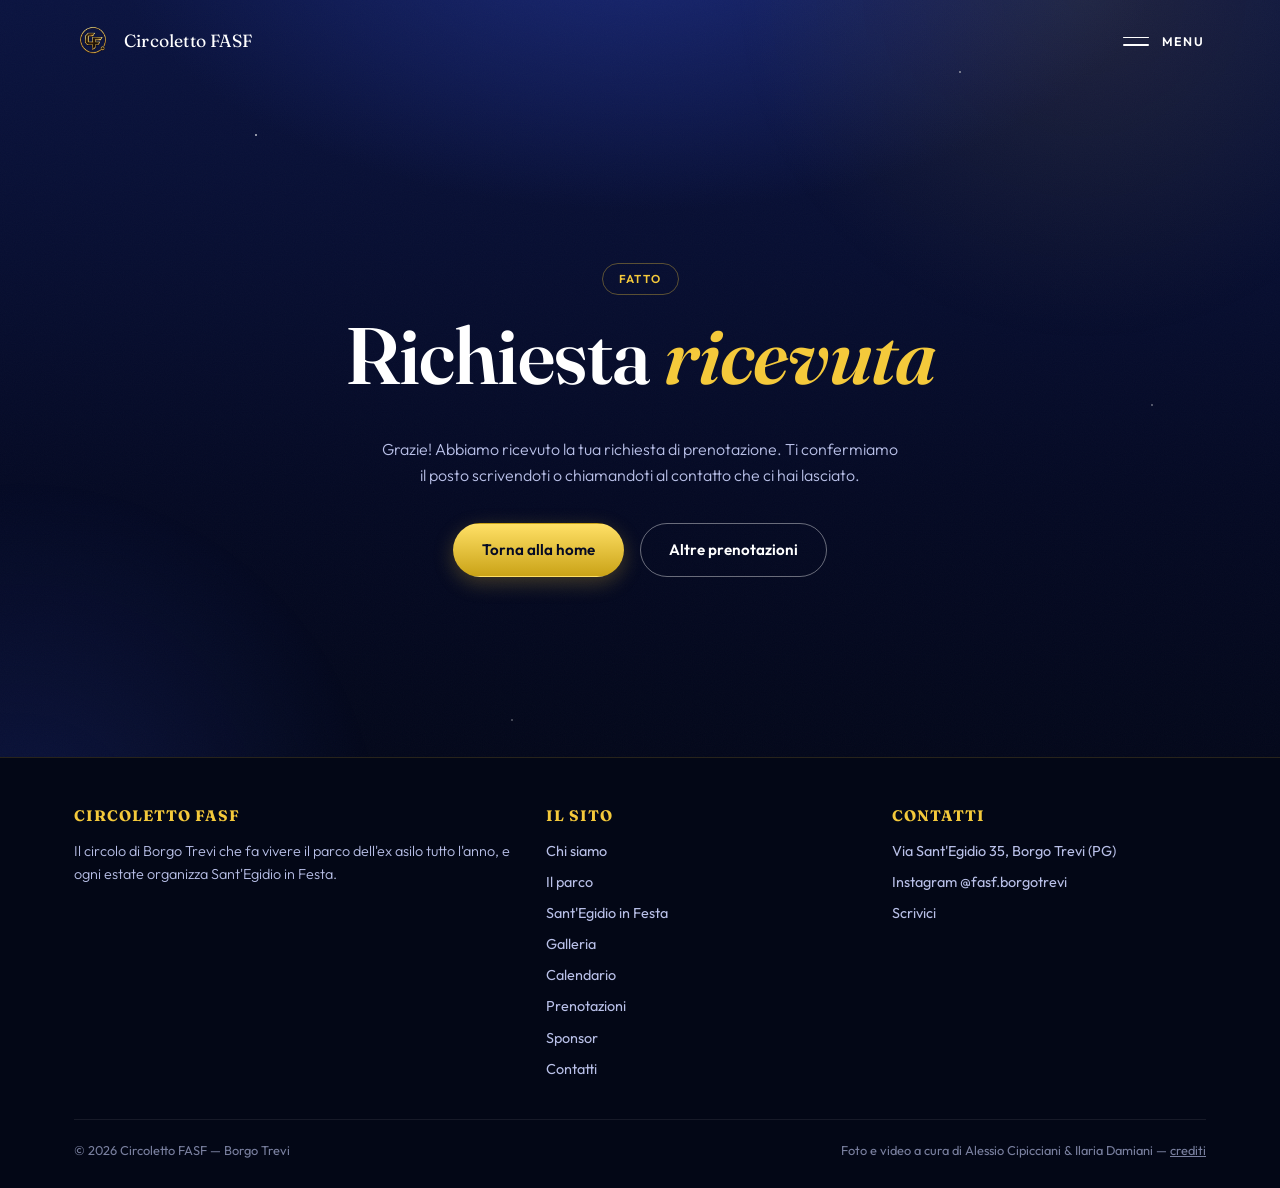
<file: grazie-prenotazione.html>
<!DOCTYPE html>
<html lang="it">
<head>
<meta charset="UTF-8">
<meta name="viewport" content="width=device-width, initial-scale=1.0">
<meta name="robots" content="noindex">
<title>Prenotazione ricevuta — Circoletto FASF</title>
<meta name="description" content="La tua richiesta di prenotazione è stata ricevuta dal Circoletto FASF.">
<link rel="icon" type="image/png" href="assets/img/favicon-64.png">
<link rel="apple-touch-icon" href="assets/img/apple-touch-icon.png">
<link rel="preconnect" href="https://fonts.googleapis.com">
<link rel="preconnect" href="https://fonts.gstatic.com" crossorigin>
<link href="https://fonts.googleapis.com/css2?family=Fraunces:ital,wght@0,400;0,500;0,600;0,900;1,400;1,500;1,600&family=Outfit:wght@300;400;500;600;700;800&display=swap" rel="stylesheet">
<link rel="stylesheet" href="assets/css/style.css">
</head>
<body>
<a class="skip-link" href="#main-content">Vai al contenuto</a>

<header class="site-header">
  <nav class="nav wrap">
    <a class="nav-brand" href="index.html">
      <img src="assets/img/logo-cf-sm.png" alt="Circoletto FASF" width="38" height="38">
      Circoletto FASF
    </a>
    <button class="nav-toggle" aria-label="Apri menu" aria-expanded="false" aria-controls="site-menu">
      <span class="nav-toggle-icon">
        <span class="nav-toggle-bar"></span>
        <span class="nav-toggle-bar"></span>
      </span>
      <span class="nav-toggle-label">
        <span class="label-open">Menu</span>
        <span class="label-close">Chiudi</span>
      </span>
    </button>
  </nav>
</header>

<div class="nav-overlay" id="site-menu">
  <div class="wrap nav-overlay-inner">
    <ul class="nav-links">
      <li><a href="index.html">Home</a></li>
      <li><a href="chi-siamo.html">Chi siamo</a></li>
      <li><a href="spazi.html">Il parco</a></li>
      <li><a href="sant-egidio-in-festa.html">Sant'Egidio in Festa</a></li>
      <li><a href="galleria.html">Galleria</a></li>
      <li><a href="calendario.html">Calendario</a></li>
      <li><a href="prenotazioni.html">Prenotazioni</a></li>
      <li><a href="sponsor.html">Sponsor</a></li>
      <li><a href="contatti.html">Contatti</a></li>
    </ul>
    <div class="nav-overlay-aside">
      <span class="eyebrow">Grazie! Ci vediamo nel 2027</span>
      <p>Parco ex asilo<br>Via Sant'Egidio 35<br>Borgo Trevi (PG)</p>
      <a class="nav-overlay-ig" href="https://www.instagram.com/fasf.borgotrevi" target="_blank" rel="noopener">@fasf.borgotrevi ↗</a>
    </div>
  </div>
</div>

<main id="main-content">

  <section class="wrap" style="padding:180px 0 140px;text-align:center;">
    <span class="eyebrow">Fatto</span>
    <h1>Richiesta <span class="gold">ricevuta</span></h1>
    <p class="lead" style="max-width:520px;margin:0 auto 34px;">Grazie! Abbiamo ricevuto la tua richiesta di prenotazione. Ti confermiamo il posto scrivendoti o chiamandoti al contatto che ci hai lasciato.</p>
    <div class="hero-actions" style="justify-content:center;">
      <a class="btn btn-gold" href="index.html">Torna alla home</a>
      <a class="btn btn-outline" href="prenotazioni.html">Altre prenotazioni</a>
    </div>
  </section>

</main>

<footer class="site-footer">
  <div class="wrap">
    <div class="footer-grid">
      <div>
        <h4>Circoletto FASF</h4>
        <p style="color:var(--muted);font-size:.9rem;">Il circolo di Borgo Trevi che fa vivere il parco dell'ex asilo tutto l'anno, e ogni estate organizza Sant'Egidio in Festa.</p>
      </div>
      <div>
        <h4>Il sito</h4>
        <ul>
          <li><a href="chi-siamo.html">Chi siamo</a></li>
          <li><a href="spazi.html">Il parco</a></li>
          <li><a href="sant-egidio-in-festa.html">Sant'Egidio in Festa</a></li>
          <li><a href="galleria.html">Galleria</a></li>
          <li><a href="calendario.html">Calendario</a></li>
          <li><a href="prenotazioni.html">Prenotazioni</a></li>
          <li><a href="sponsor.html">Sponsor</a></li>
          <li><a href="contatti.html">Contatti</a></li>
        </ul>
      </div>
      <div>
        <h4>Contatti</h4>
        <ul>
          <li>Via Sant'Egidio 35, Borgo Trevi (PG)</li>
          <li><a href="https://www.instagram.com/fasf.borgotrevi" target="_blank" rel="noopener">Instagram @fasf.borgotrevi</a></li>
          <li><a href="contatti.html">Scrivici</a></li>
        </ul>
      </div>
    </div>
    <div class="footer-bottom">
      <span>© 2026 Circoletto FASF — Borgo Trevi</span>
      <span>Foto e video a cura di Alessio Cipicciani &amp; Ilaria Damiani — <a href="contatti.html">crediti</a></span>
    </div>
  </div>
</footer>

<script src="assets/js/main.js"></script>
</body>
</html>
</file>
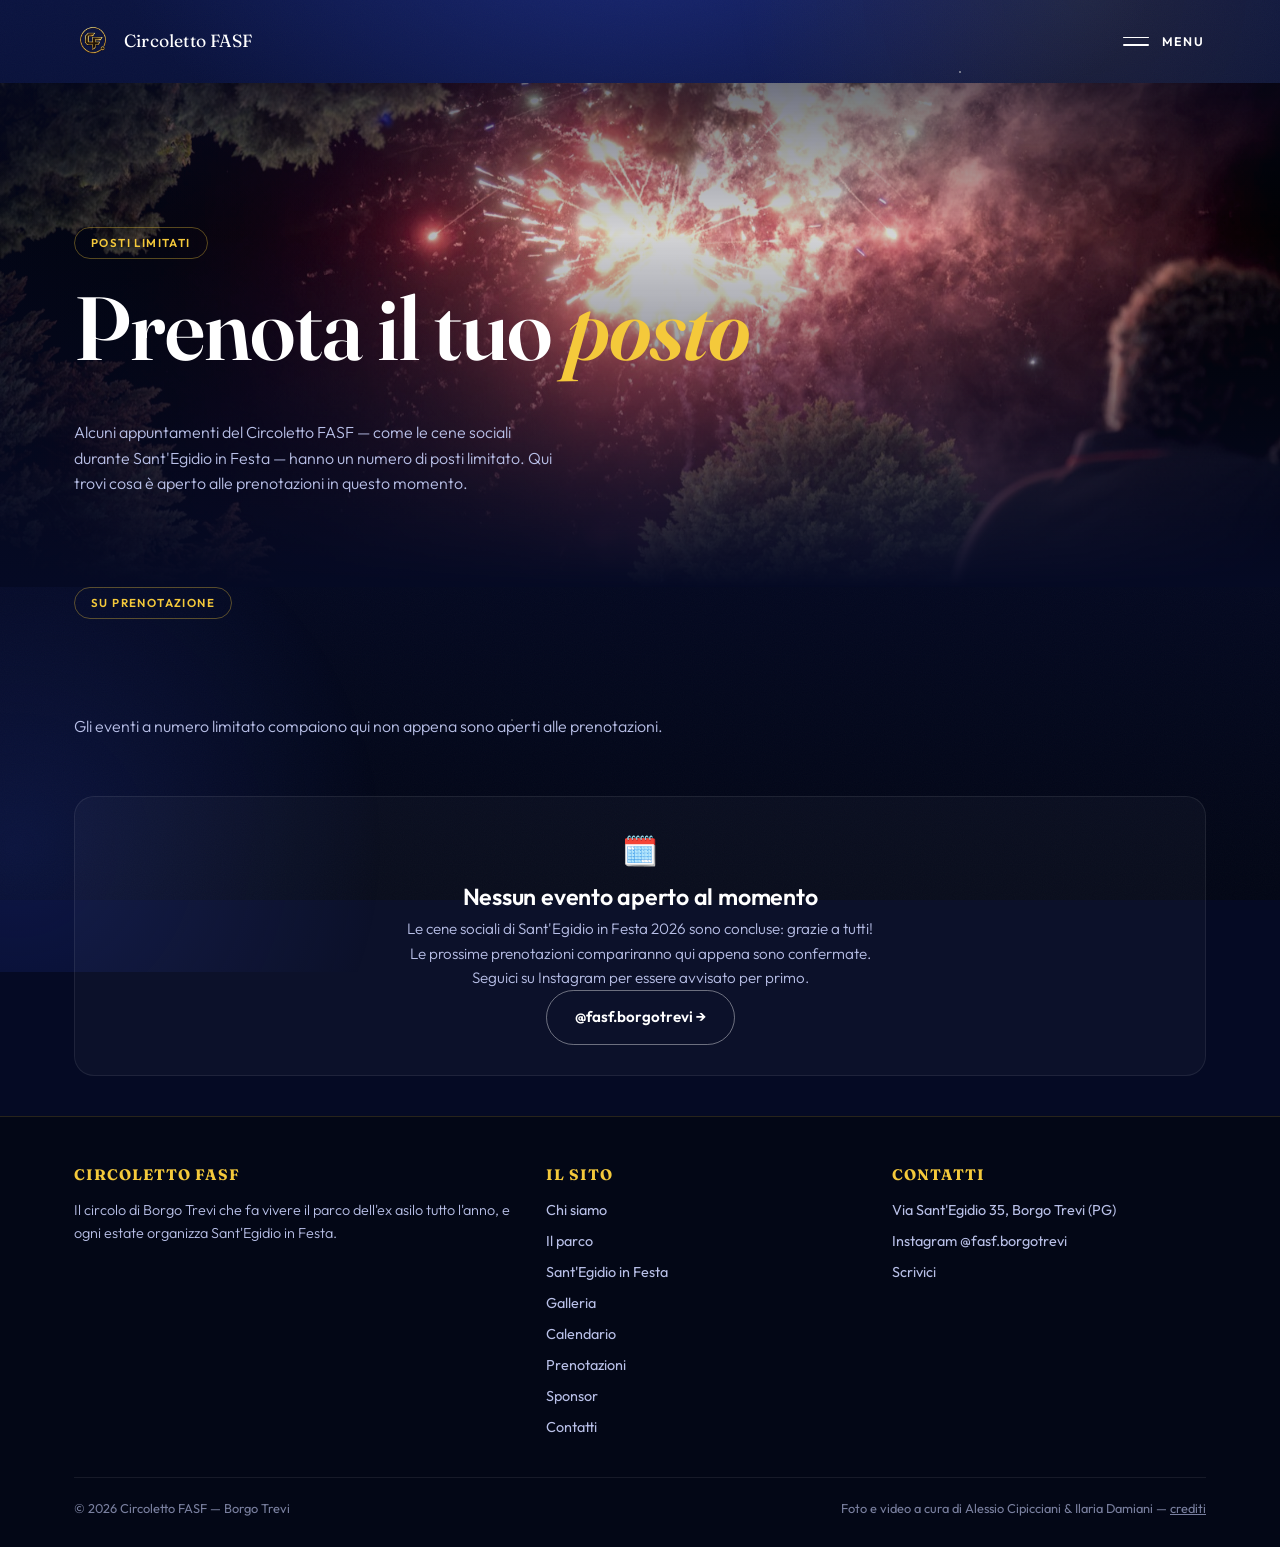
<file: prenotazioni.html>
<!DOCTYPE html>
<html lang="it">
<head>
<meta charset="UTF-8">
<meta name="viewport" content="width=device-width, initial-scale=1.0">
<title>Prenotazioni — Circoletto FASF</title>
<meta name="description" content="Prenota il tuo posto agli eventi a numero limitato del Circoletto FASF: cene sociali e altri appuntamenti su prenotazione.">
<meta property="og:type" content="website">
<meta property="og:url" content="https://circolettofasf.netlify.app/prenotazioni.html">
<meta property="og:site_name" content="Circoletto FASF">
<meta property="og:title" content="Prenotazioni — Circoletto FASF">
<meta property="og:description" content="Prenota il tuo posto agli eventi a numero limitato del Circoletto FASF: cene sociali e altri appuntamenti su prenotazione.">
<meta property="og:image" content="https://circolettofasf.netlify.app/assets/img/hero-calendario.jpg">
<meta property="og:locale" content="it_IT">
<meta name="twitter:card" content="summary_large_image">
<meta name="twitter:title" content="Prenotazioni — Circoletto FASF">
<meta name="twitter:description" content="Prenota il tuo posto agli eventi a numero limitato del Circoletto FASF: cene sociali e altri appuntamenti su prenotazione.">
<meta name="twitter:image" content="https://circolettofasf.netlify.app/assets/img/hero-calendario.jpg">

<link rel="canonical" href="https://circolettofasf.netlify.app/prenotazioni.html">
<link rel="icon" type="image/png" href="assets/img/favicon-64.png">
<link rel="apple-touch-icon" href="assets/img/apple-touch-icon.png">
<link rel="preconnect" href="https://fonts.googleapis.com">
<link rel="preconnect" href="https://fonts.gstatic.com" crossorigin>
<link href="https://fonts.googleapis.com/css2?family=Fraunces:ital,wght@0,400;0,500;0,600;0,900;1,400;1,500;1,600&family=Outfit:wght@300;400;500;600;700;800&display=swap" rel="stylesheet">
<link rel="stylesheet" href="assets/css/style.css">
</head>
<body>
<a class="skip-link" href="#main-content">Vai al contenuto</a>

<header class="site-header">
  <nav class="nav wrap">
    <a class="nav-brand" href="index.html">
      <img src="assets/img/logo-cf-sm.png" alt="Circoletto FASF" width="38" height="38">
      Circoletto FASF
    </a>
    <button class="nav-toggle" aria-label="Apri menu" aria-expanded="false" aria-controls="site-menu">
      <span class="nav-toggle-icon">
        <span class="nav-toggle-bar"></span>
        <span class="nav-toggle-bar"></span>
      </span>
      <span class="nav-toggle-label">
        <span class="label-open">Menu</span>
        <span class="label-close">Chiudi</span>
      </span>
    </button>
  </nav>
</header>

<div class="nav-overlay" id="site-menu">
  <div class="wrap nav-overlay-inner">
    <ul class="nav-links">
      <li><a href="index.html">Home</a></li>
      <li><a href="chi-siamo.html">Chi siamo</a></li>
      <li><a href="spazi.html">Il parco</a></li>
      <li><a href="sant-egidio-in-festa.html">Sant'Egidio in Festa</a></li>
      <li><a href="galleria.html">Galleria</a></li>
      <li><a href="calendario.html">Calendario</a></li>
      <li><a href="prenotazioni.html">Prenotazioni</a></li>
      <li><a href="sponsor.html">Sponsor</a></li>
      <li><a href="contatti.html">Contatti</a></li>
    </ul>
    <div class="nav-overlay-aside">
      <span class="eyebrow">Grazie! Ci vediamo nel 2027</span>
      <p>Parco ex asilo<br>Via Sant'Egidio 35<br>Borgo Trevi (PG)</p>
      <a class="nav-overlay-ig" href="https://www.instagram.com/fasf.borgotrevi" target="_blank" rel="noopener">@fasf.borgotrevi ↗</a>
    </div>
  </div>
</div>

<main id="main-content">

  <section class="page-hero hero-photo">
    <div class="photo-layer">
      <img src="assets/img/hero-calendario.jpg" alt="I fuochi d'artificio di Sant'Egidio in Festa">
    </div>
    <div class="photo-overlay"></div>
    <div class="hero-photo-content wrap">
      <span class="eyebrow">Posti limitati</span>
      <h1>Prenota il tuo <span class="gold">posto</span></h1>
      <p class="lead">Alcuni appuntamenti del Circoletto FASF — come le cene sociali durante Sant'Egidio in Festa — hanno un numero di posti limitato. Qui trovi cosa è aperto alle prenotazioni in questo momento.</p>
    </div>
  </section>

  <section class="wrap">
    <div class="section-head left">
      <span class="eyebrow">Su prenotazione</span>
      <h2>Cosa puoi prenotare ora</h2>
      <p>Gli eventi a numero limitato compaiono qui non appena sono aperti alle prenotazioni.</p>
    </div>

    <!-- Le card qui sotto sono generate automaticamente da assets/data/eventi.json
         (gestito dalla dashboard in gestione-eventi.html). Non modificare a mano:
         le modifiche verrebbero sovrascritte al prossimo aggiornamento. -->
    <div class="grid grid-3" id="prenotazioni-grid">
      <div class="card" style="text-align:center;color:var(--muted);grid-column:1/-1;">
        <span class="icon">🗓️</span>
        <h3>Nessun evento aperto al momento</h3>
        <p style="max-width:480px;margin:0 auto;">Le cene sociali di Sant'Egidio in Festa 2026 sono concluse: grazie a tutti! Le prossime prenotazioni compariranno qui appena sono confermate. Seguici su Instagram per essere avvisato per primo.</p>
        <a class="btn btn-outline" href="https://www.instagram.com/fasf.borgotrevi" target="_blank" rel="noopener">@fasf.borgotrevi →</a>
      </div>
    </div>
  </section>

</main>

<div class="reserve-modal" id="reserve-modal" hidden>
  <div class="reserve-modal-backdrop" data-close></div>
  <div class="reserve-modal-panel">
    <button type="button" class="reserve-modal-close" data-close aria-label="Chiudi">&times;</button>
    <span class="eyebrow">Richiesta di prenotazione</span>
    <h3 id="reserve-modal-title">Prenota il tuo posto</h3>
    <form name="prenotazioni" method="POST" data-netlify="true" netlify-honeypot="bot-field" action="/grazie-prenotazione.html" class="form-grid">
      <input type="hidden" name="form-name" value="prenotazioni">
      <input type="hidden" name="evento" id="reserve-evento-field">
      <p style="position:absolute;left:-9999px;">
        <label>Non compilare questo campo: <input name="bot-field"></label>
      </p>
      <div>
        <label for="r-nome">Nome e cognome</label>
        <input type="text" id="r-nome" name="nome" placeholder="Il tuo nome" required>
      </div>
      <div>
        <label for="r-telefono">Numero di telefono</label>
        <input type="tel" id="r-telefono" name="telefono" placeholder="Per confermarti il posto" required>
      </div>
      <div>
        <label for="r-persone">Numero di persone</label>
        <input type="number" id="r-persone" name="persone" min="1" value="1" required>
      </div>
      <div>
        <label for="r-note">Note (facoltativo)</label>
        <textarea id="r-note" name="note" placeholder="Allergie, intolleranze, richieste particolari..."></textarea>
      </div>
      <button type="submit" class="btn btn-gold">Invia prenotazione</button>
    </form>
  </div>
</div>

<footer class="site-footer">
  <div class="wrap">
    <div class="footer-grid">
      <div>
        <h4>Circoletto FASF</h4>
        <p style="color:var(--muted);font-size:.9rem;">Il circolo di Borgo Trevi che fa vivere il parco dell'ex asilo tutto l'anno, e ogni estate organizza Sant'Egidio in Festa.</p>
      </div>
      <div>
        <h4>Il sito</h4>
        <ul>
          <li><a href="chi-siamo.html">Chi siamo</a></li>
          <li><a href="spazi.html">Il parco</a></li>
          <li><a href="sant-egidio-in-festa.html">Sant'Egidio in Festa</a></li>
          <li><a href="galleria.html">Galleria</a></li>
          <li><a href="calendario.html">Calendario</a></li>
          <li><a href="prenotazioni.html">Prenotazioni</a></li>
          <li><a href="sponsor.html">Sponsor</a></li>
          <li><a href="contatti.html">Contatti</a></li>
        </ul>
      </div>
      <div>
        <h4>Contatti</h4>
        <ul>
          <li>Via Sant'Egidio 35, Borgo Trevi (PG)</li>
          <li><a href="https://www.instagram.com/fasf.borgotrevi" target="_blank" rel="noopener">Instagram @fasf.borgotrevi</a></li>
          <li><a href="contatti.html">Scrivici</a></li>
        </ul>
      </div>
    </div>
    <div class="footer-bottom">
      <span>© 2026 Circoletto FASF — Borgo Trevi</span>
      <span>Foto e video a cura di Alessio Cipicciani &amp; Ilaria Damiani — <a href="contatti.html">crediti</a></span>
    </div>
  </div>
</footer>

<script src="assets/js/main.js"></script>
<script>
  (function () {
    function escapeHtml(s) {
      return String(s || "").replace(/[&<>"']/g, function (c) {
        return { "&": "&amp;", "<": "&lt;", ">": "&gt;", '"': "&quot;", "'": "&#39;" }[c];
      });
    }

    var grid = document.getElementById("prenotazioni-grid");
    var modal = document.getElementById("reserve-modal");
    var modalTitle = document.getElementById("reserve-modal-title");
    var eventoField = document.getElementById("reserve-evento-field");

    function openModal(titolo) {
      modalTitle.textContent = "Prenota per: " + titolo;
      eventoField.value = titolo;
      modal.hidden = false;
      document.body.classList.add("nav-open");
    }

    function closeModal() {
      modal.hidden = true;
      document.body.classList.remove("nav-open");
    }

    modal.querySelectorAll("[data-close]").forEach(function (el) {
      el.addEventListener("click", closeModal);
    });
    document.addEventListener("keydown", function (e) {
      if (e.key === "Escape" && !modal.hidden) closeModal();
    });

    function renderEvents(events) {
      if (!events || !events.length) return; // resta lo stato vuoto già nell'HTML

      grid.innerHTML = "";
      events.forEach(function (ev) {
        var card = document.createElement("div");
        card.className = "card event-card";
        card.innerHTML =
          "<h3>" + escapeHtml(ev.titolo) + "</h3>" +
          '<div class="event-meta">' +
            "<span>" + escapeHtml(ev.data_label) + "</span>" +
            (ev.posti ? "<span>" + escapeHtml(ev.posti) + "</span>" : "") +
            (ev.prezzo ? "<span>" + escapeHtml(ev.prezzo) + "</span>" : "") +
          "</div>" +
          (ev.descrizione ? "<p>" + escapeHtml(ev.descrizione) + "</p>" : "") +
          '<button type="button" class="btn btn-outline">Prenota →</button>';
        card.querySelector("button").addEventListener("click", function () {
          openModal(ev.titolo);
        });
        grid.appendChild(card);
      });
    }

    fetch("assets/data/eventi.json")
      .then(function (r) { return r.json(); })
      .then(renderEvents)
      .catch(function () {});
  })();
</script>
</body>
</html>
</file>
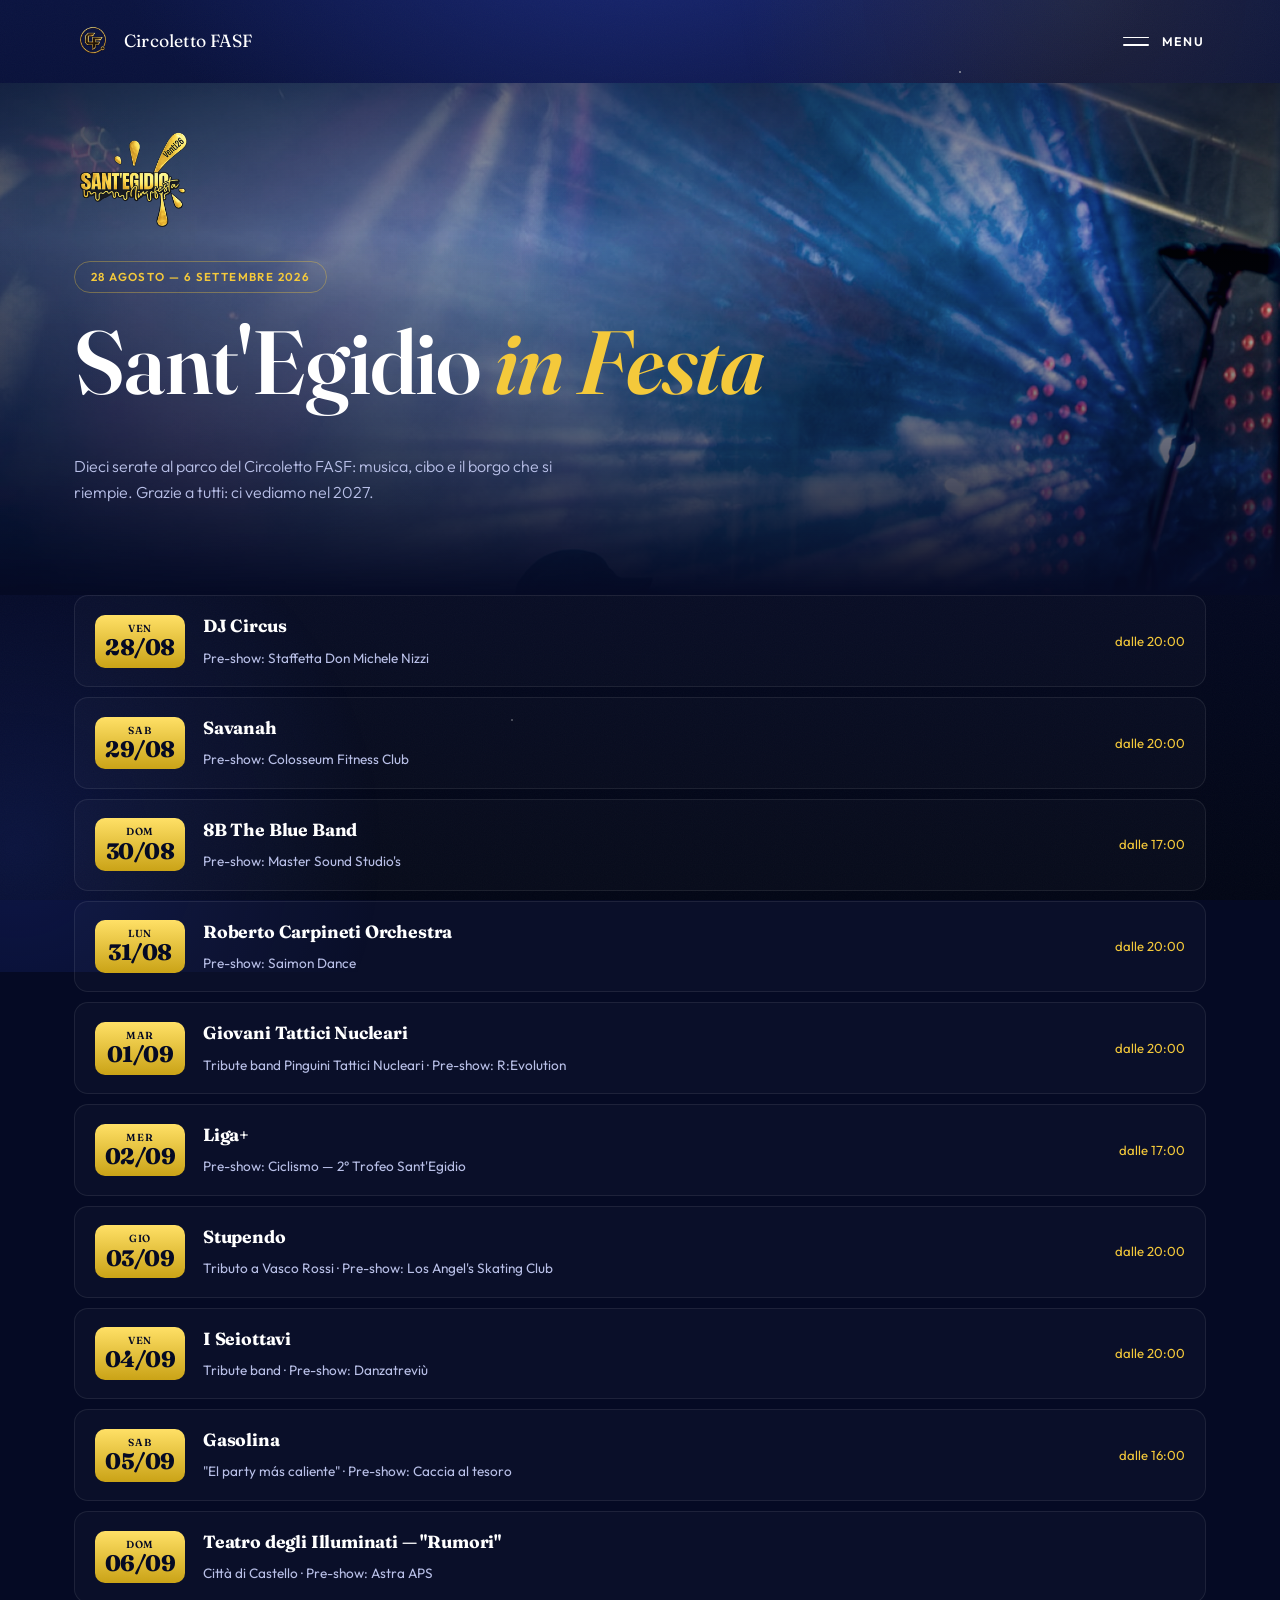
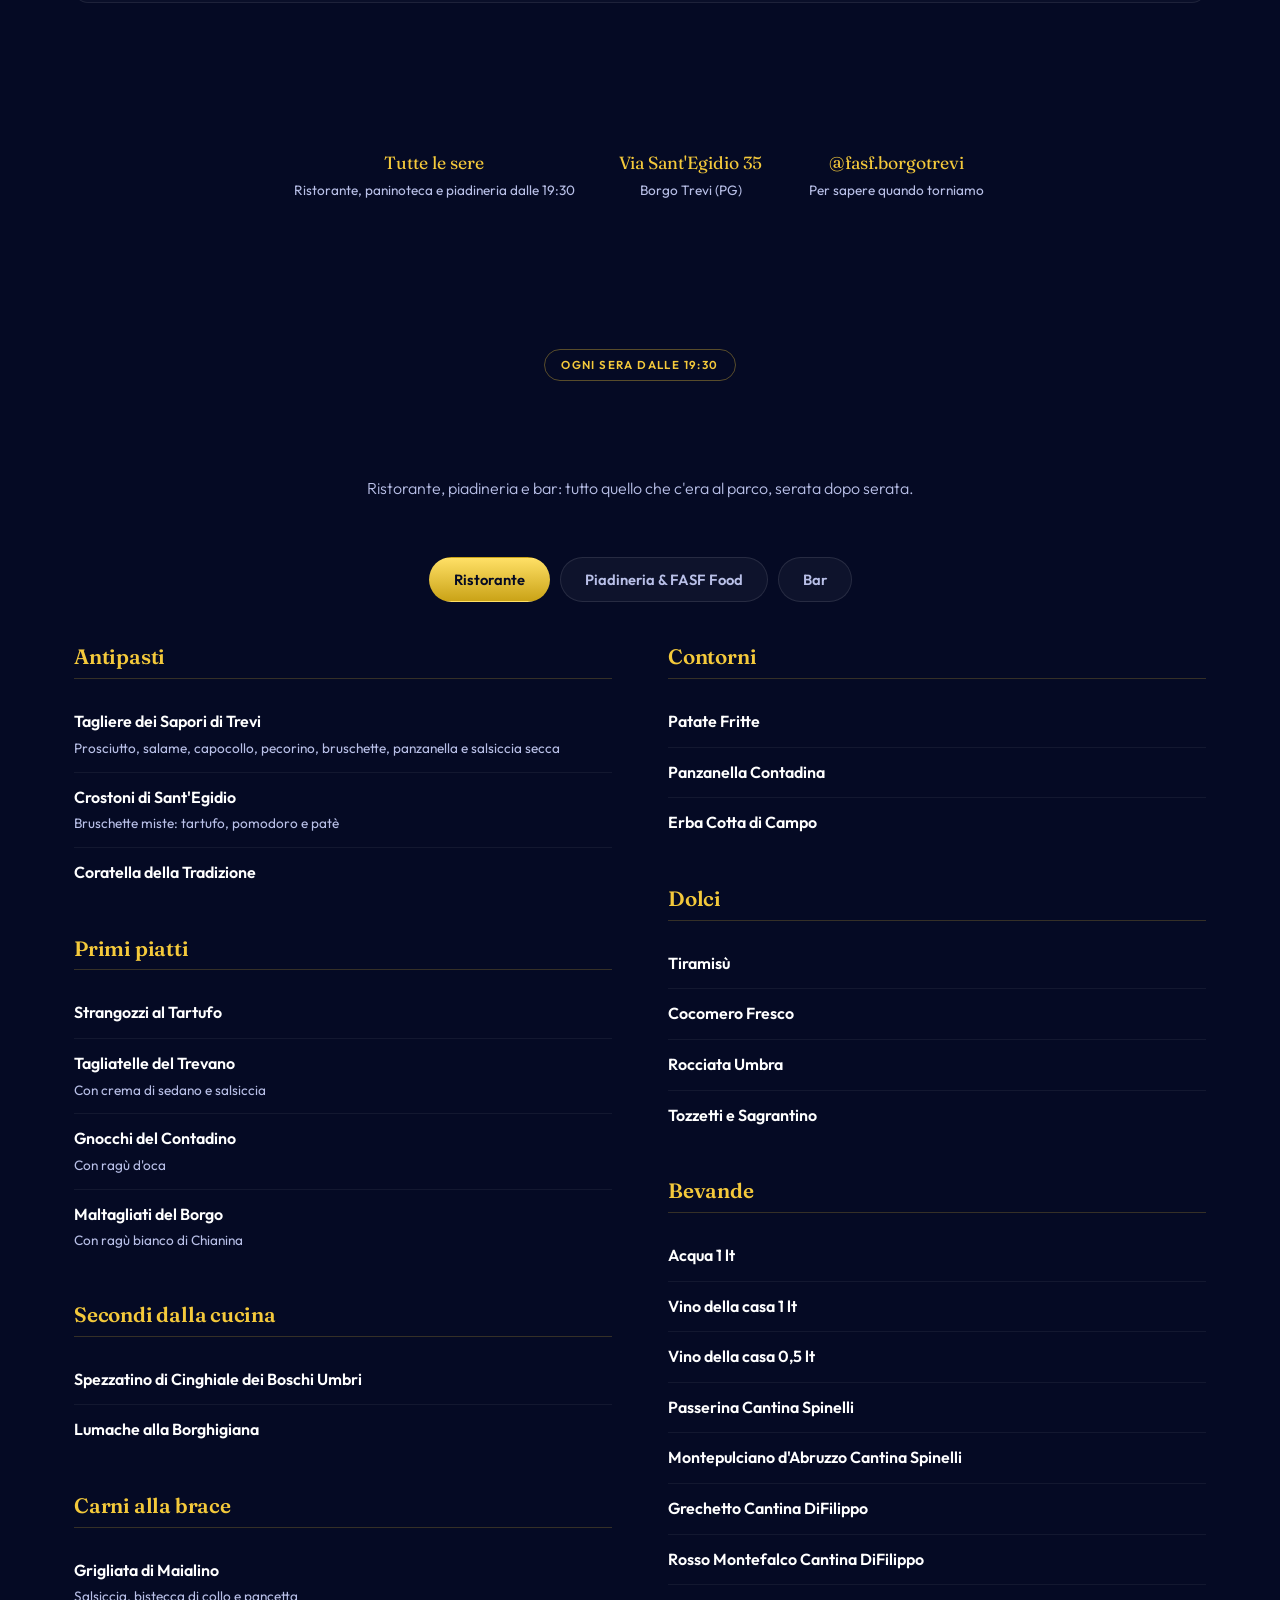
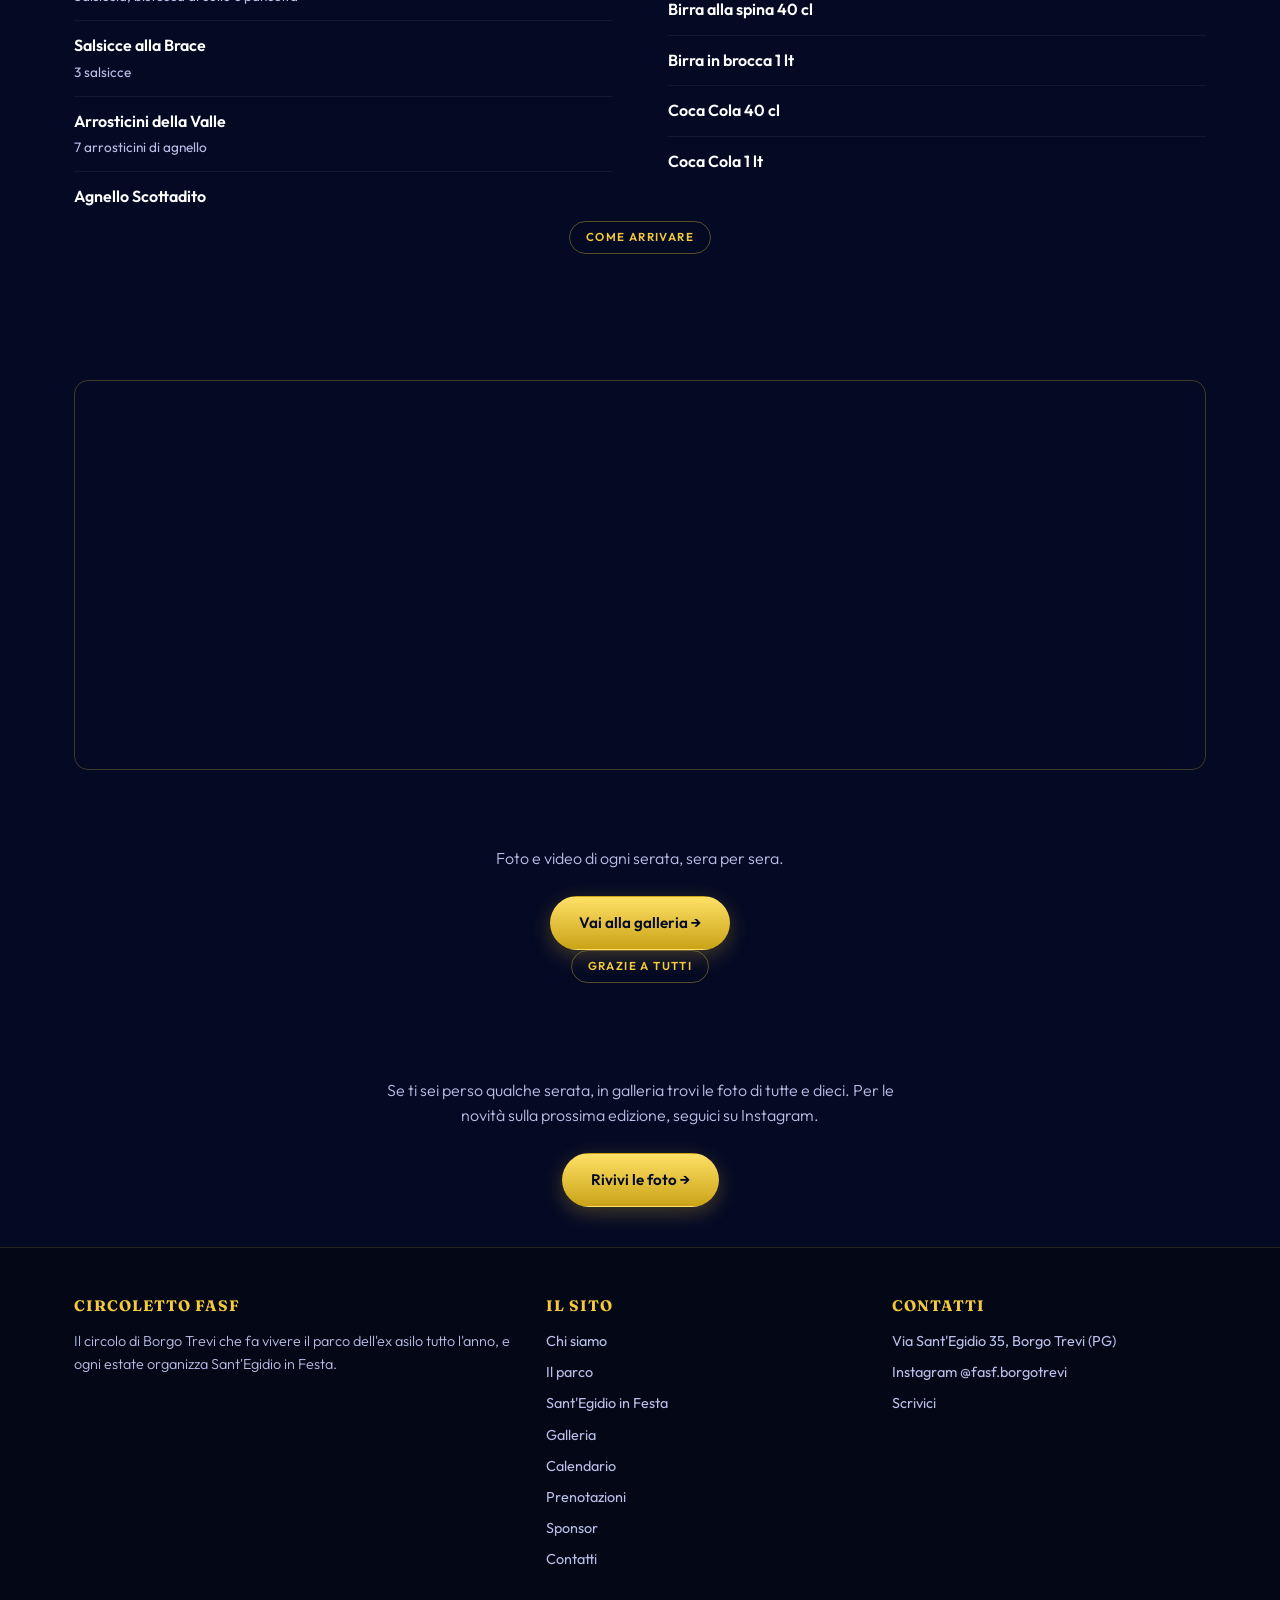
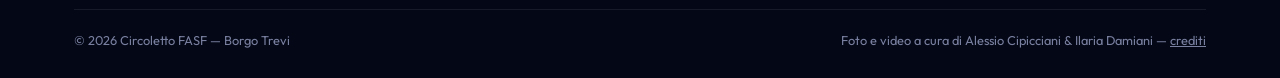
<file: sant-egidio-in-festa.html>
<!DOCTYPE html>
<html lang="it">
<head>
<meta charset="UTF-8">
<meta name="viewport" content="width=device-width, initial-scale=1.0">
<title>Sant'Egidio in Festa 2026 — Programma</title>
<meta name="description" content="Il programma di Sant'Egidio in Festa 2026, dal 28 agosto al 6 settembre: ogni sera un artista diverso al Circoletto FASF di Borgo Trevi. Grazie a tutti, ci vediamo nel 2027.">
<meta property="og:type" content="website">
<meta property="og:url" content="https://circolettofasf.netlify.app/sant-egidio-in-festa.html">
<meta property="og:site_name" content="Circoletto FASF">
<meta property="og:title" content="Sant'Egidio in Festa 2026 — Programma">
<meta property="og:description" content="Il programma di Sant'Egidio in Festa 2026, dal 28 agosto al 6 settembre: ogni sera un artista diverso al Circoletto FASF di Borgo Trevi. Grazie a tutti, ci vediamo nel 2027.">
<meta property="og:image" content="https://circolettofasf.netlify.app/assets/img/hero-sef.jpg">
<meta property="og:locale" content="it_IT">
<meta name="twitter:card" content="summary_large_image">
<meta name="twitter:title" content="Sant'Egidio in Festa 2026 — Programma">
<meta name="twitter:description" content="Il programma di Sant'Egidio in Festa 2026, dal 28 agosto al 6 settembre: ogni sera un artista diverso al Circoletto FASF di Borgo Trevi. Grazie a tutti, ci vediamo nel 2027.">
<meta name="twitter:image" content="https://circolettofasf.netlify.app/assets/img/hero-sef.jpg">

<link rel="canonical" href="https://circolettofasf.netlify.app/sant-egidio-in-festa.html">
<link rel="icon" type="image/png" href="assets/img/favicon-64.png">
<link rel="apple-touch-icon" href="assets/img/apple-touch-icon.png">
<link rel="preconnect" href="https://fonts.googleapis.com">
<link rel="preconnect" href="https://fonts.gstatic.com" crossorigin>
<link href="https://fonts.googleapis.com/css2?family=Fraunces:ital,wght@0,400;0,500;0,600;0,900;1,400;1,500;1,600&family=Outfit:wght@300;400;500;600;700;800&display=swap" rel="stylesheet">
<link rel="stylesheet" href="assets/css/style.css">
<script type="application/ld+json">
{
  "@context": "https://schema.org",
  "@type": "Event",
  "name": "Sant'Egidio in Festa 2026",
  "startDate": "2026-08-28",
  "endDate": "2026-09-06",
  "eventAttendanceMode": "https://schema.org/OfflineEventAttendanceMode",
  "eventStatus": "https://schema.org/EventScheduled",
  "description": "Dieci serate nel parco dell'ex asilo di Borgo Trevi: un artista o dj diverso ogni sera, ristorante e piadineria.",
  "image": [
    "https://circolettofasf.netlify.app/assets/img/hero-sef.jpg"
  ],
  "location": {
    "@type": "Place",
    "name": "Parco ex asilo",
    "address": {
      "@type": "PostalAddress",
      "streetAddress": "Via Sant'Egidio 35",
      "addressLocality": "Borgo Trevi",
      "addressRegion": "PG",
      "addressCountry": "IT"
    }
  },
  "organizer": {
    "@type": "Organization",
    "name": "Circoletto FASF",
    "url": "https://circolettofasf.netlify.app/"
  }
}
</script>
</head>
<body>
<a class="skip-link" href="#main-content">Vai al contenuto</a>

<header class="site-header">
  <nav class="nav wrap">
    <a class="nav-brand" href="index.html">
      <img src="assets/img/logo-cf-sm.png" alt="Circoletto FASF" width="38" height="38">
      Circoletto FASF
    </a>
    <button class="nav-toggle" aria-label="Apri menu" aria-expanded="false" aria-controls="site-menu">
      <span class="nav-toggle-icon">
        <span class="nav-toggle-bar"></span>
        <span class="nav-toggle-bar"></span>
      </span>
      <span class="nav-toggle-label">
        <span class="label-open">Menu</span>
        <span class="label-close">Chiudi</span>
      </span>
    </button>
  </nav>
</header>

<div class="nav-overlay" id="site-menu">
  <div class="wrap nav-overlay-inner">
    <ul class="nav-links">
      <li><a href="index.html">Home</a></li>
      <li><a href="chi-siamo.html">Chi siamo</a></li>
      <li><a href="spazi.html">Il parco</a></li>
      <li><a href="sant-egidio-in-festa.html">Sant'Egidio in Festa</a></li>
      <li><a href="galleria.html">Galleria</a></li>
      <li><a href="calendario.html">Calendario</a></li>
      <li><a href="prenotazioni.html">Prenotazioni</a></li>
      <li><a href="sponsor.html">Sponsor</a></li>
      <li><a href="contatti.html">Contatti</a></li>
    </ul>
    <div class="nav-overlay-aside">
      <span class="eyebrow">Grazie! Ci vediamo nel 2027</span>
      <p>Parco ex asilo<br>Via Sant'Egidio 35<br>Borgo Trevi (PG)</p>
      <a class="nav-overlay-ig" href="https://www.instagram.com/fasf.borgotrevi" target="_blank" rel="noopener">@fasf.borgotrevi ↗</a>
    </div>
  </div>
</div>

<main id="main-content">

  <section class="page-hero hero-photo">
    <div class="photo-layer">
      <img src="assets/img/hero-sef.jpg" alt="Un concerto di Sant'Egidio in Festa">
    </div>
    <div class="photo-overlay"></div>
    <div class="hero-photo-content wrap">
      <img src="assets/img/logo-sef.png" alt="Sant'Egidio in Festa — Venti26">
      <span class="eyebrow">28 Agosto — 6 Settembre 2026</span>
      <h1>Sant'Egidio <span class="gold">in Festa</span></h1>
      <p class="lead">Dieci serate al parco del Circoletto FASF: musica, cibo e il borgo che si riempie. Grazie a tutti: ci vediamo nel 2027.</p>
    </div>
  </section>

  <section class="wrap">
    <div class="program-list">

      <div class="program-row" data-date="2026-08-28">
        <div class="date-badge"><span class="dow">Ven</span><span class="num">28/08</span></div>
        <div class="act"><h4>DJ Circus</h4><span>Pre-show: Staffetta Don Michele Nizzi</span></div>
        <div class="preshow">dalle 20:00</div>
      </div>

      <div class="program-row" data-date="2026-08-29">
        <div class="date-badge"><span class="dow">Sab</span><span class="num">29/08</span></div>
        <div class="act"><h4>Savanah</h4><span>Pre-show: Colosseum Fitness Club</span></div>
        <div class="preshow">dalle 20:00</div>
      </div>

      <div class="program-row" data-date="2026-08-30">
        <div class="date-badge"><span class="dow">Dom</span><span class="num">30/08</span></div>
        <div class="act"><h4>8B The Blue Band</h4><span>Pre-show: Master Sound Studio's</span></div>
        <div class="preshow">dalle 17:00</div>
      </div>

      <div class="program-row" data-date="2026-08-31">
        <div class="date-badge"><span class="dow">Lun</span><span class="num">31/08</span></div>
        <div class="act"><h4>Roberto Carpineti Orchestra</h4><span>Pre-show: Saimon Dance</span></div>
        <div class="preshow">dalle 20:00</div>
      </div>

      <div class="program-row" data-date="2026-09-01">
        <div class="date-badge"><span class="dow">Mar</span><span class="num">01/09</span></div>
        <div class="act"><h4>Giovani Tattici Nucleari</h4><span>Tribute band Pinguini Tattici Nucleari · Pre-show: R:Evolution</span></div>
        <div class="preshow">dalle 20:00</div>
      </div>

      <div class="program-row" data-date="2026-09-02">
        <div class="date-badge"><span class="dow">Mer</span><span class="num">02/09</span></div>
        <div class="act"><h4>Liga+</h4><span>Pre-show: Ciclismo — 2° Trofeo Sant'Egidio</span></div>
        <div class="preshow">dalle 17:00</div>
      </div>

      <div class="program-row" data-date="2026-09-03">
        <div class="date-badge"><span class="dow">Gio</span><span class="num">03/09</span></div>
        <div class="act"><h4>Stupendo</h4><span>Tributo a Vasco Rossi · Pre-show: Los Angel's Skating Club</span></div>
        <div class="preshow">dalle 20:00</div>
      </div>

      <div class="program-row" data-date="2026-09-04">
        <div class="date-badge"><span class="dow">Ven</span><span class="num">04/09</span></div>
        <div class="act"><h4>I Seiottavi</h4><span>Tribute band · Pre-show: Danzatreviù</span></div>
        <div class="preshow">dalle 20:00</div>
      </div>

      <div class="program-row" data-date="2026-09-05">
        <div class="date-badge"><span class="dow">Sab</span><span class="num">05/09</span></div>
        <div class="act"><h4>Gasolina</h4><span>"El party más caliente" · Pre-show: Caccia al tesoro</span></div>
        <div class="preshow">dalle 16:00</div>
      </div>

      <div class="program-row" data-date="2026-09-06">
        <div class="date-badge"><span class="dow">Dom</span><span class="num">06/09</span></div>
        <div class="act"><h4>Teatro degli Illuminati — "Rumori"</h4><span>Città di Castello · Pre-show: Astra APS</span></div>
        <div class="preshow">&nbsp;</div>
      </div>

    </div>
  </section>

  <section class="alt">
    <div class="wrap info-strip">
      <div class="item"><span class="k">Tutte le sere</span><span class="v">Ristorante, paninoteca e piadineria dalle 19:30</span></div>
      <div class="item"><span class="k">Via Sant'Egidio 35</span><span class="v">Borgo Trevi (PG)</span></div>
      <div class="item"><span class="k">@fasf.borgotrevi</span><span class="v">Per sapere quando torniamo</span></div>
    </div>
  </section>

  <section class="wrap" id="menu">
    <div class="section-head">
      <span class="eyebrow">Ogni sera dalle 19:30</span>
      <h2>Il menu della festa</h2>
      <p>Ristorante, piadineria e bar: tutto quello che c'era al parco, serata dopo serata.</p>
    </div>

    <div class="menu-tabs" role="tablist">
      <button class="menu-tab active" type="button" role="tab" aria-selected="true" aria-controls="menu-ristorante" data-menu-tab="ristorante">Ristorante</button>
      <button class="menu-tab" type="button" role="tab" aria-selected="false" aria-controls="menu-piadineria" data-menu-tab="piadineria">Piadineria &amp; FASF Food</button>
      <button class="menu-tab" type="button" role="tab" aria-selected="false" aria-controls="menu-bar" data-menu-tab="bar">Bar</button>
    </div>

    <div class="menu-panel active" id="menu-ristorante" data-menu-panel="ristorante" role="tabpanel">
      <div class="menu-columns">
        <div class="menu-col">

          <h3 class="menu-cat">Antipasti</h3>
          <ul class="menu-list">
            <li><span class="menu-name">Tagliere dei Sapori di Trevi</span><span class="menu-desc">Prosciutto, salame, capocollo, pecorino, bruschette, panzanella e salsiccia secca</span></li>
            <li><span class="menu-name">Crostoni di Sant'Egidio</span><span class="menu-desc">Bruschette miste: tartufo, pomodoro e patè</span></li>
            <li><span class="menu-name">Coratella della Tradizione</span></li>
          </ul>

          <h3 class="menu-cat">Primi piatti</h3>
          <ul class="menu-list">
            <li><span class="menu-name">Strangozzi al Tartufo</span></li>
            <li><span class="menu-name">Tagliatelle del Trevano</span><span class="menu-desc">Con crema di sedano e salsiccia</span></li>
            <li><span class="menu-name">Gnocchi del Contadino</span><span class="menu-desc">Con ragù d'oca</span></li>
            <li><span class="menu-name">Maltagliati del Borgo</span><span class="menu-desc">Con ragù bianco di Chianina</span></li>
          </ul>

          <h3 class="menu-cat">Secondi dalla cucina</h3>
          <ul class="menu-list">
            <li><span class="menu-name">Spezzatino di Cinghiale dei Boschi Umbri</span></li>
            <li><span class="menu-name">Lumache alla Borghigiana</span></li>
          </ul>

          <h3 class="menu-cat">Carni alla brace</h3>
          <ul class="menu-list">
            <li><span class="menu-name">Grigliata di Maialino</span><span class="menu-desc">Salsiccia, bistecca di collo e pancetta</span></li>
            <li><span class="menu-name">Salsicce alla Brace</span><span class="menu-desc">3 salsicce</span></li>
            <li><span class="menu-name">Arrosticini della Valle</span><span class="menu-desc">7 arrosticini di agnello</span></li>
            <li><span class="menu-name">Agnello Scottadito</span></li>
          </ul>

        </div>
        <div class="menu-col">

          <h3 class="menu-cat">Contorni</h3>
          <ul class="menu-list">
            <li><span class="menu-name">Patate Fritte</span></li>
            <li><span class="menu-name">Panzanella Contadina</span></li>
            <li><span class="menu-name">Erba Cotta di Campo</span></li>
          </ul>

          <h3 class="menu-cat">Dolci</h3>
          <ul class="menu-list">
            <li><span class="menu-name">Tiramisù</span></li>
            <li><span class="menu-name">Cocomero Fresco</span></li>
            <li><span class="menu-name">Rocciata Umbra</span></li>
            <li><span class="menu-name">Tozzetti e Sagrantino</span></li>
          </ul>

          <h3 class="menu-cat">Bevande</h3>
          <ul class="menu-list">
            <li><span class="menu-name">Acqua 1 lt</span></li>
            <li><span class="menu-name">Vino della casa 1 lt</span></li>
            <li><span class="menu-name">Vino della casa 0,5 lt</span></li>
            <li><span class="menu-name">Passerina Cantina Spinelli</span></li>
            <li><span class="menu-name">Montepulciano d'Abruzzo Cantina Spinelli</span></li>
            <li><span class="menu-name">Grechetto Cantina DiFilippo</span></li>
            <li><span class="menu-name">Rosso Montefalco Cantina DiFilippo</span></li>
            <li><span class="menu-name">Birra alla spina 40 cl</span></li>
            <li><span class="menu-name">Birra in brocca 1 lt</span></li>
            <li><span class="menu-name">Coca Cola 40 cl</span></li>
            <li><span class="menu-name">Coca Cola 1 lt</span></li>
          </ul>

        </div>
      </div>
    </div>

    <div class="menu-panel" id="menu-piadineria" data-menu-panel="piadineria" role="tabpanel" hidden>
      <div class="menu-columns">
        <div class="menu-col">

          <h3 class="menu-cat">FASF Food</h3>
          <ul class="menu-list">
            <li><span class="menu-name">FASF Burger</span><span class="menu-desc">Pane, hamburger 200 g, pomodoro, lattuga, cheddar, ketchup e maionese</span></li>
            <li><span class="menu-name">FASF BBQ</span><span class="menu-desc">Pane, hamburger 200 g, pomodoro, scamorza affumicata, bacon e salsa BBQ</span></li>
            <li><span class="menu-name">Alette di pollo piccanti</span></li>
            <li><span class="menu-name">Patatine fritte</span></li>
          </ul>

        </div>
        <div class="menu-col">

          <h3 class="menu-cat">Piadineria</h3>
          <ul class="menu-list">
            <li><span class="menu-name">Piadina prosciutto</span></li>
            <li><span class="menu-name">Piadina ciauscolo</span></li>
            <li><span class="menu-name">Piadina salsiccia</span></li>
            <li><span class="menu-name">Piadina stracchino e rucola</span></li>
            <li><span class="menu-name">Piadina stracchino, prosciutto e rucola</span></li>
            <li><span class="menu-name">Piadina ciauscolo e pecorino</span></li>
            <li><span class="menu-name">Piadina Nutella</span></li>
            <li><span class="menu-name">Fregnaccia</span></li>
            <li><span class="menu-name">Fregnaccia con Nutella</span></li>
          </ul>

        </div>
      </div>
    </div>

    <div class="menu-panel" id="menu-bar" data-menu-panel="bar" role="tabpanel" hidden>
      <div class="menu-columns">
        <div class="menu-col">

          <h3 class="menu-cat">Bar</h3>
          <ul class="menu-list menu-list-price">
            <li><span class="menu-name">Caffè</span><span class="menu-price">€ 1,00</span></li>
            <li><span class="menu-name">Caffè corretto</span><span class="menu-price">€ 1,50</span></li>
            <li><span class="menu-name">Amaro</span><span class="menu-price">€ 2,50</span></li>
            <li><span class="menu-name">Coca-Cola 40 cl</span><span class="menu-price">€ 3,00</span></li>
            <li><span class="menu-name">Lattine Fanta, Sprite, Coca-Cola</span><span class="menu-price">€ 2,50</span></li>
            <li><span class="menu-name">Red Bull</span><span class="menu-price">€ 3,00</span></li>
            <li><span class="menu-name">Estathé</span><span class="menu-price">€ 1,20</span></li>
            <li><span class="menu-name">Acqua 0,5 lt</span><span class="menu-price">€ 1,00</span></li>
          </ul>

          <h3 class="menu-cat">Birre</h3>
          <ul class="menu-list menu-list-price">
            <li><span class="menu-name">Birra alla spina 40 cl</span><span class="menu-price">€ 4,00</span></li>
            <li><span class="menu-name">Birra artigianale alla spina 40 cl</span><span class="menu-price">€ 5,00</span></li>
            <li><span class="menu-name">Ceres</span><span class="menu-price">€ 4,00</span></li>
            <li><span class="menu-name">Corona</span><span class="menu-price">€ 4,00</span></li>
            <li><span class="menu-name">Beck's</span><span class="menu-price">€ 3,50</span></li>
            <li><span class="menu-name">Ichnusa</span><span class="menu-price">€ 3,50</span></li>
            <li><span class="menu-name">Heineken</span><span class="menu-price">€ 3,50</span></li>
          </ul>

        </div>
        <div class="menu-col">

          <h3 class="menu-cat">Cocktail</h3>
          <ul class="menu-list menu-list-price">
            <li><span class="menu-name">Gin Tonic / Lemon</span><span class="menu-price">€ 6,00</span></li>
            <li><span class="menu-name">Gin Tonic / Lemon Premium <em>(Tanqueray)</em></span><span class="menu-price">€ 8,00</span></li>
            <li><span class="menu-name">Vodka Tonic / Lemon</span><span class="menu-price">€ 6,00</span></li>
            <li><span class="menu-name">Vodka Tonic / Lemon Premium <em>(Skyy Vodka)</em></span><span class="menu-price">€ 8,00</span></li>
            <li><span class="menu-name">Vodka Red Bull</span><span class="menu-price">€ 6,00</span></li>
            <li><span class="menu-name">Americano</span><span class="menu-price">€ 7,00</span></li>
            <li><span class="menu-name">Negroni</span><span class="menu-price">€ 7,00</span></li>
            <li><span class="menu-name">Spritz Aperol o Campari</span><span class="menu-price">€ 6,00</span></li>
          </ul>

        </div>
      </div>
    </div>
  </section>

  <section class="wrap">
    <div class="section-head">
      <span class="eyebrow">Come arrivare</span>
      <h2>Ti aspettiamo al parco</h2>
    </div>
    <div class="map-wrap">
      <iframe
        src="https://www.google.com/maps?q=Via+Sant%27Egidio+35,+Borgo+Trevi,+PG&output=embed"
        width="100%" height="380" style="border:0;" loading="lazy"
        referrerpolicy="no-referrer-when-downgrade"
        title="Mappa: Via Sant'Egidio 35, Borgo Trevi (PG)"></iframe>
    </div>
  </section>

  <section class="wrap" style="text-align:center;">
    <h2>Rivivi le serate</h2>
    <p style="max-width:520px;margin:0 auto 24px;">Foto e video di ogni serata, sera per sera.</p>
    <a class="btn btn-gold" href="galleria.html">Vai alla galleria →</a>
  </section>

  <section class="wrap" style="text-align:center;">
    <span class="eyebrow">Grazie a tutti</span>
    <h2>Ci vediamo <span class="gold">nel 2027</span></h2>
    <p style="max-width:520px;margin:0 auto 24px;">Se ti sei perso qualche serata, in galleria trovi le foto di tutte e dieci. Per le novità sulla prossima edizione, seguici su Instagram.</p>
    <a class="btn btn-gold" href="galleria.html">Rivivi le foto →</a>
  </section>

</main>

<footer class="site-footer">
  <div class="wrap">
    <div class="footer-grid">
      <div>
        <h4>Circoletto FASF</h4>
        <p style="color:var(--muted);font-size:.9rem;">Il circolo di Borgo Trevi che fa vivere il parco dell'ex asilo tutto l'anno, e ogni estate organizza Sant'Egidio in Festa.</p>
      </div>
      <div>
        <h4>Il sito</h4>
        <ul>
          <li><a href="chi-siamo.html">Chi siamo</a></li>
          <li><a href="spazi.html">Il parco</a></li>
          <li><a href="sant-egidio-in-festa.html">Sant'Egidio in Festa</a></li>
          <li><a href="galleria.html">Galleria</a></li>
          <li><a href="calendario.html">Calendario</a></li>
          <li><a href="prenotazioni.html">Prenotazioni</a></li>
          <li><a href="sponsor.html">Sponsor</a></li>
          <li><a href="contatti.html">Contatti</a></li>
        </ul>
      </div>
      <div>
        <h4>Contatti</h4>
        <ul>
          <li>Via Sant'Egidio 35, Borgo Trevi (PG)</li>
          <li><a href="https://www.instagram.com/fasf.borgotrevi" target="_blank" rel="noopener">Instagram @fasf.borgotrevi</a></li>
          <li><a href="contatti.html">Scrivici</a></li>
        </ul>
      </div>
    </div>
    <div class="footer-bottom">
      <span>© 2026 Circoletto FASF — Borgo Trevi</span>
      <span>Foto e video a cura di Alessio Cipicciani &amp; Ilaria Damiani — <a href="contatti.html">crediti</a></span>
    </div>
  </div>
</footer>

<script src="assets/js/main.js"></script>
</body>
</html>
</file>
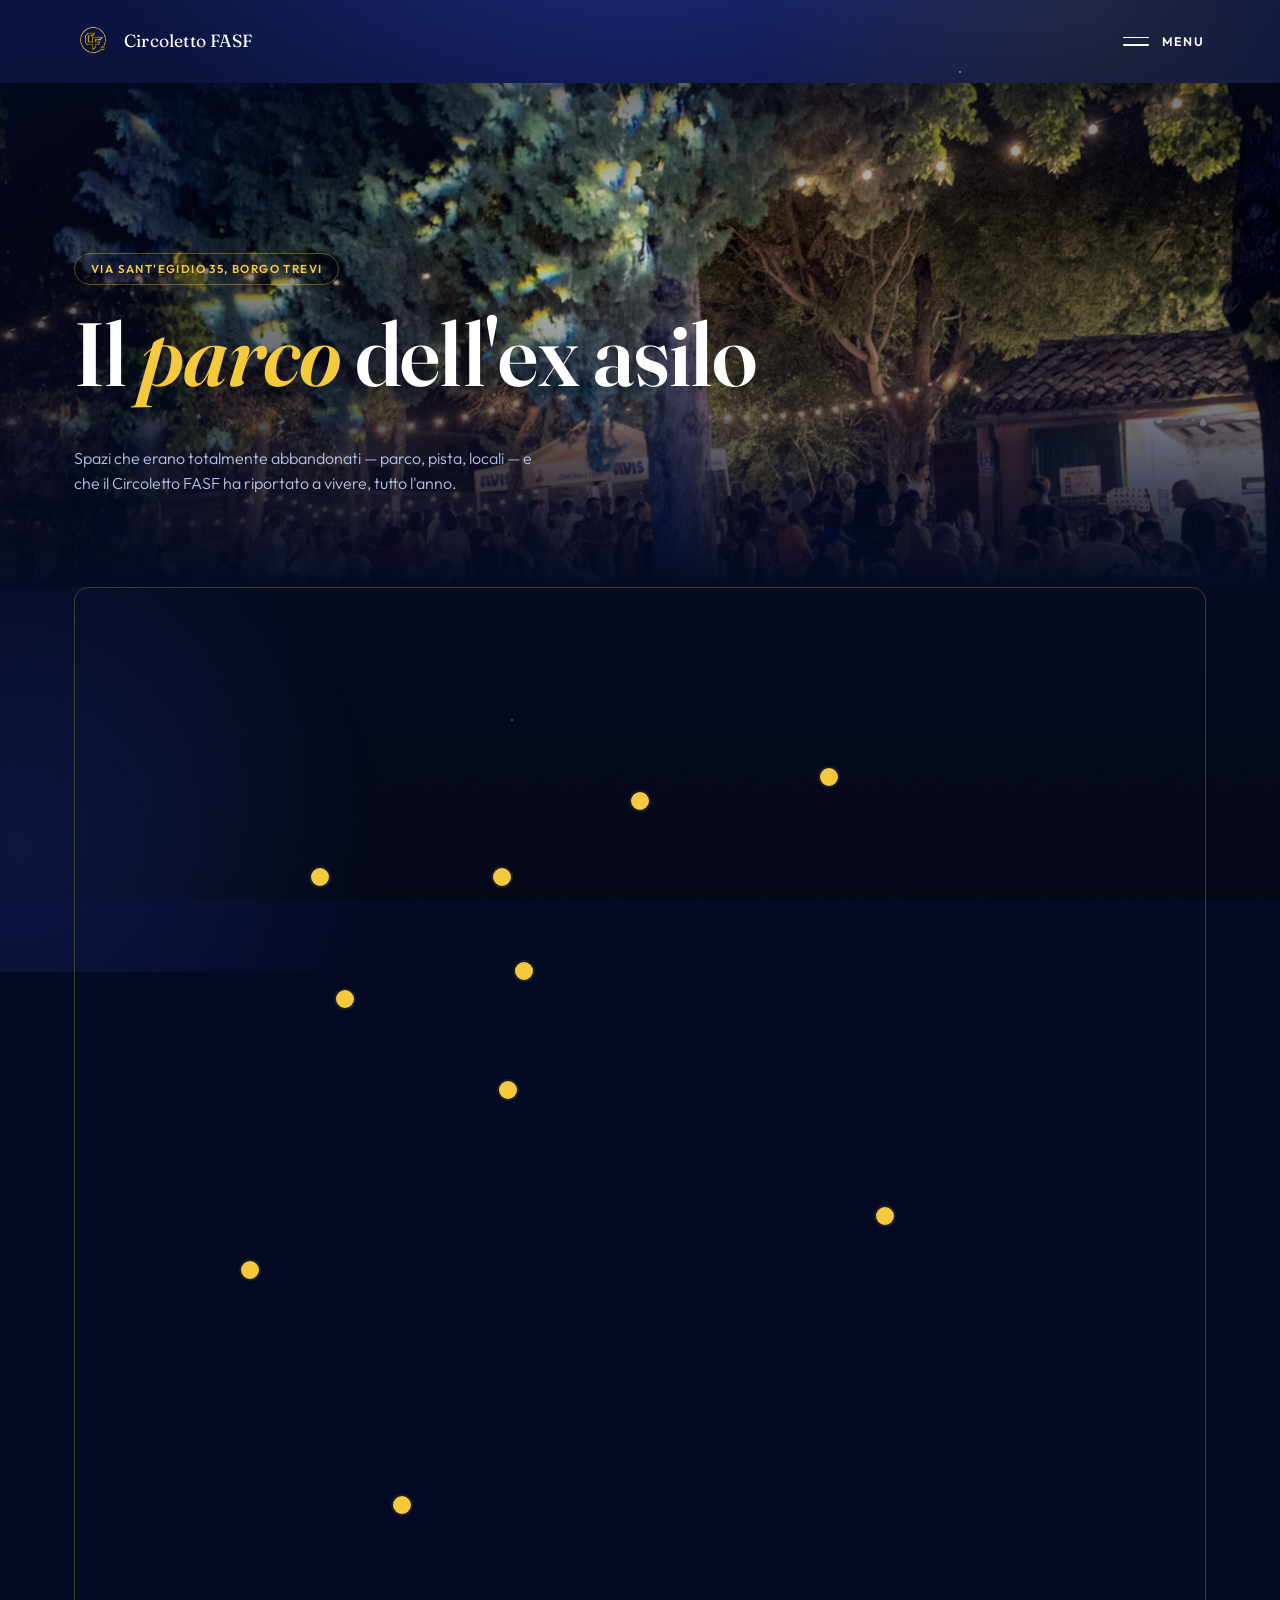
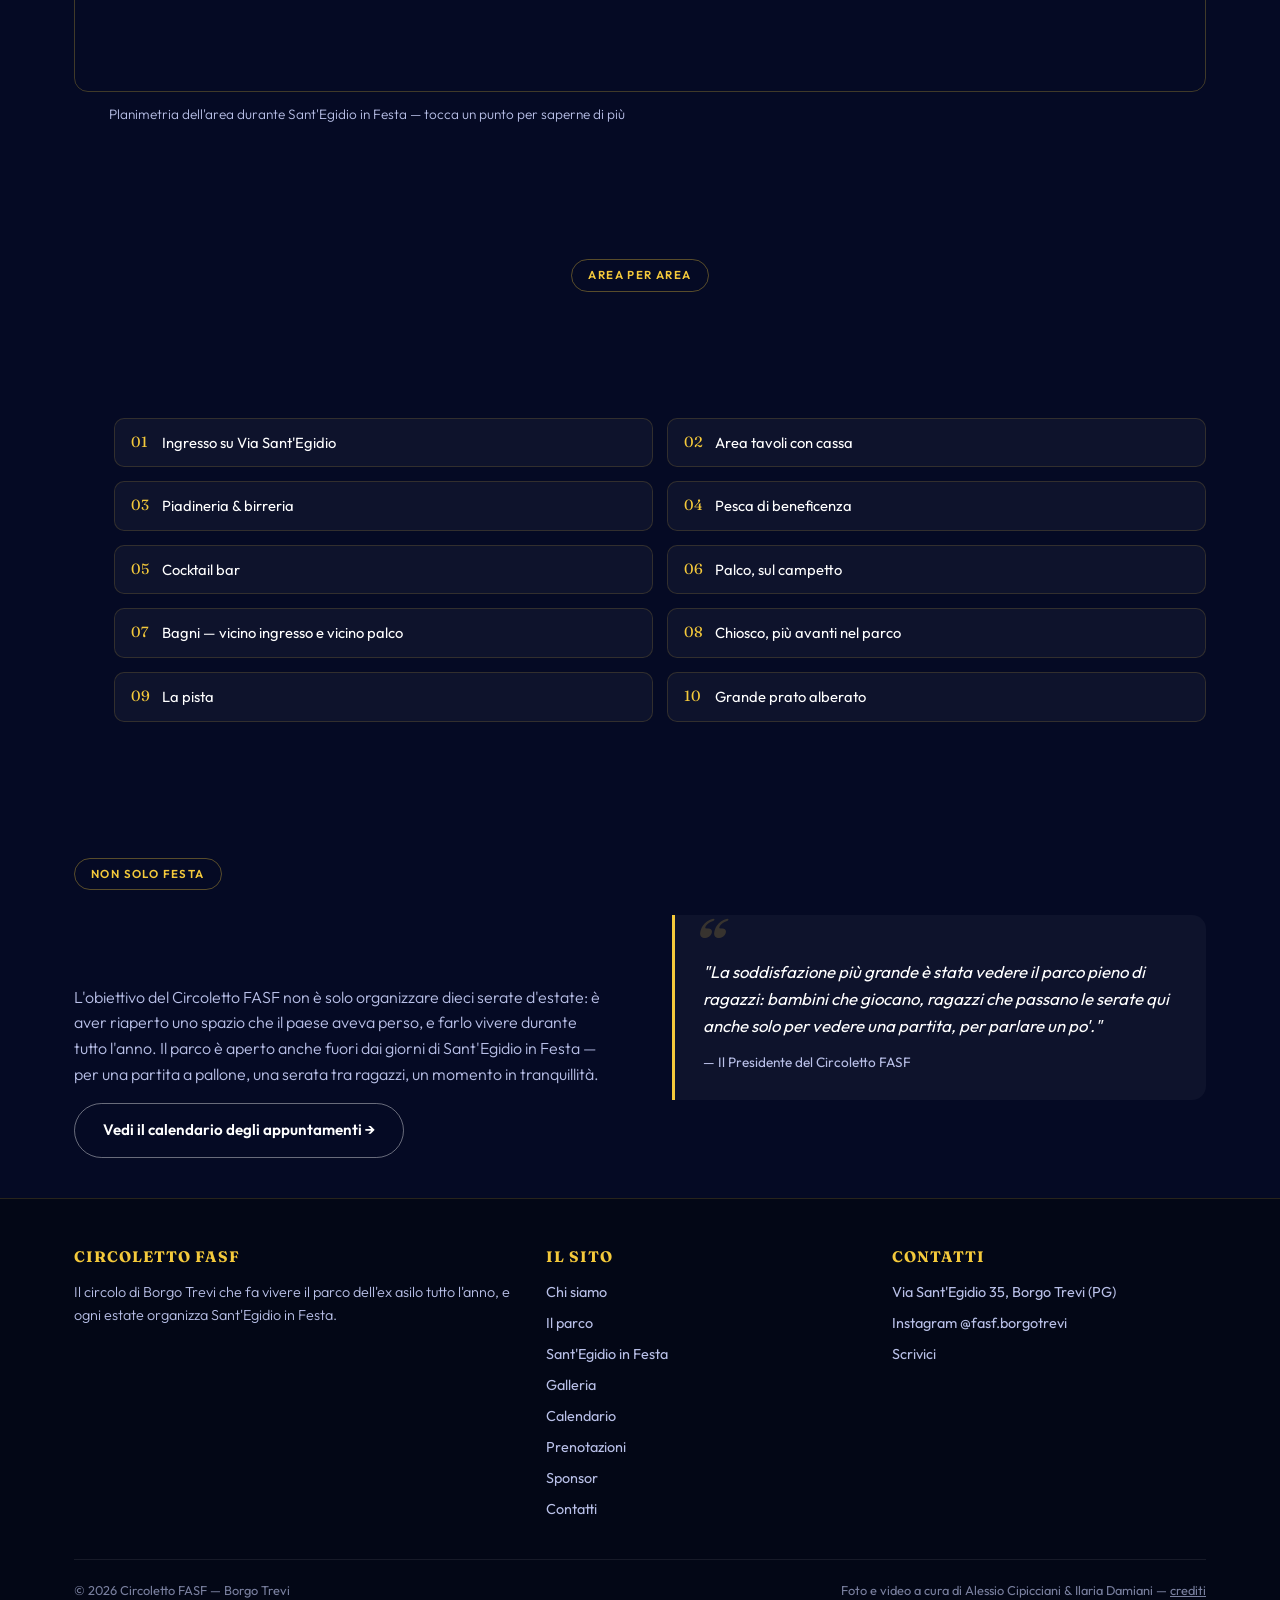
<file: spazi.html>
<!DOCTYPE html>
<html lang="it">
<head>
<meta charset="UTF-8">
<meta name="viewport" content="width=device-width, initial-scale=1.0">
<title>Il parco — Circoletto FASF</title>
<meta name="description" content="Gli spazi del Circoletto FASF nel parco dell'ex asilo di Via Sant'Egidio 35, Borgo Trevi: piadineria, cocktail bar, palco, pista e prato alberato.">
<meta property="og:type" content="website">
<meta property="og:url" content="https://circolettofasf.netlify.app/spazi.html">
<meta property="og:site_name" content="Circoletto FASF">
<meta property="og:title" content="Il parco — Circoletto FASF">
<meta property="og:description" content="Gli spazi del Circoletto FASF nel parco dell'ex asilo di Via Sant'Egidio 35, Borgo Trevi: piadineria, cocktail bar, palco, pista e prato alberato.">
<meta property="og:image" content="https://circolettofasf.netlify.app/assets/img/hero-spazi.jpg">
<meta property="og:locale" content="it_IT">
<meta name="twitter:card" content="summary_large_image">
<meta name="twitter:title" content="Il parco — Circoletto FASF">
<meta name="twitter:description" content="Gli spazi del Circoletto FASF nel parco dell'ex asilo di Via Sant'Egidio 35, Borgo Trevi: piadineria, cocktail bar, palco, pista e prato alberato.">
<meta name="twitter:image" content="https://circolettofasf.netlify.app/assets/img/hero-spazi.jpg">

<link rel="canonical" href="https://circolettofasf.netlify.app/spazi.html">
<link rel="icon" type="image/png" href="assets/img/favicon-64.png">
<link rel="apple-touch-icon" href="assets/img/apple-touch-icon.png">
<link rel="preconnect" href="https://fonts.googleapis.com">
<link rel="preconnect" href="https://fonts.gstatic.com" crossorigin>
<link href="https://fonts.googleapis.com/css2?family=Fraunces:ital,wght@0,400;0,500;0,600;0,900;1,400;1,500;1,600&family=Outfit:wght@300;400;500;600;700;800&display=swap" rel="stylesheet">
<link rel="stylesheet" href="assets/css/style.css">
</head>
<body>
<a class="skip-link" href="#main-content">Vai al contenuto</a>

<header class="site-header">
  <nav class="nav wrap">
    <a class="nav-brand" href="index.html">
      <img src="assets/img/logo-cf-sm.png" alt="Circoletto FASF" width="38" height="38">
      Circoletto FASF
    </a>
    <button class="nav-toggle" aria-label="Apri menu" aria-expanded="false" aria-controls="site-menu">
      <span class="nav-toggle-icon">
        <span class="nav-toggle-bar"></span>
        <span class="nav-toggle-bar"></span>
      </span>
      <span class="nav-toggle-label">
        <span class="label-open">Menu</span>
        <span class="label-close">Chiudi</span>
      </span>
    </button>
  </nav>
</header>

<div class="nav-overlay" id="site-menu">
  <div class="wrap nav-overlay-inner">
    <ul class="nav-links">
      <li><a href="index.html">Home</a></li>
      <li><a href="chi-siamo.html">Chi siamo</a></li>
      <li><a href="spazi.html">Il parco</a></li>
      <li><a href="sant-egidio-in-festa.html">Sant'Egidio in Festa</a></li>
      <li><a href="galleria.html">Galleria</a></li>
      <li><a href="calendario.html">Calendario</a></li>
      <li><a href="prenotazioni.html">Prenotazioni</a></li>
      <li><a href="sponsor.html">Sponsor</a></li>
      <li><a href="contatti.html">Contatti</a></li>
    </ul>
    <div class="nav-overlay-aside">
      <span class="eyebrow">Grazie! Ci vediamo nel 2027</span>
      <p>Parco ex asilo<br>Via Sant'Egidio 35<br>Borgo Trevi (PG)</p>
      <a class="nav-overlay-ig" href="https://www.instagram.com/fasf.borgotrevi" target="_blank" rel="noopener">@fasf.borgotrevi ↗</a>
    </div>
  </div>
</div>

<main id="main-content">

  <section class="page-hero hero-photo">
    <div class="photo-layer">
      <img src="assets/img/hero-spazi.jpg" alt="Il parco del Circoletto FASF illuminato dalle luci della festa">
    </div>
    <div class="photo-overlay"></div>
    <div class="hero-photo-content wrap">
      <span class="eyebrow">Via Sant'Egidio 35, Borgo Trevi</span>
      <h1>Il <span class="gold">parco</span> dell'ex asilo</h1>
      <p class="lead">Spazi che erano totalmente abbandonati — parco, pista, locali — e che il Circoletto FASF ha riportato a vivere, tutto l'anno.</p>
    </div>
  </section>

  <section class="wrap">
    <div class="map-wrap map-interactive">
      <img src="assets/img/planimetria.jpg" alt="Planimetria del parco del Circoletto FASF">
      <button class="map-pin" style="left:15.5%;top:61.8%;" data-target="spot-ingresso" data-label="Ingresso"><span></span></button>
      <button class="map-pin" style="left:37.8%;top:26.2%;" data-target="spot-tavoli" data-label="Zona tavoli"><span></span></button>
      <button class="map-pin" style="left:38.3%;top:45.5%;" data-target="spot-tavoli" data-label="Cassa"><span></span></button>
      <button class="map-pin" style="left:39.7%;top:34.7%;" data-target="spot-piadineria" data-label="Piadineria &amp; birreria"><span></span></button>
      <button class="map-pin" style="left:23.9%;top:37.3%;" data-target="spot-pesca" data-label="Pesca di beneficenza"><span></span></button>
      <button class="map-pin" style="left:50%;top:19.3%;" data-target="spot-cocktail" data-label="Cocktail bar"><span></span></button>
      <button class="map-pin" style="left:66.7%;top:17.1%;" data-target="spot-palco" data-label="Palco"><span></span></button>
      <button class="map-pin" style="left:21.7%;top:26.2%;" data-target="spot-bagni" data-label="Bagni"><span></span></button>
      <button class="map-pin" style="left:71.7%;top:56.9%;" data-target="spot-bagni" data-label="Bagni"><span></span></button>
      <button class="map-pin" style="left:28.9%;top:83.1%;" data-target="spot-chiosco" data-label="Chioschetto"><span></span></button>
    </div>
    <p style="text-align:center;font-size:.85rem;margin-top:12px;">Planimetria dell'area durante Sant'Egidio in Festa — tocca un punto per saperne di più</p>
  </section>

  <section class="alt">
    <div class="wrap">
      <div class="section-head">
        <span class="eyebrow">Area per area</span>
        <h2>Cosa trovi nel parco</h2>
      </div>
      <ul class="spazi-list">
        <li id="spot-ingresso"><span class="n">01</span> Ingresso su Via Sant'Egidio</li>
        <li id="spot-tavoli"><span class="n">02</span> Area tavoli con cassa</li>
        <li id="spot-piadineria"><span class="n">03</span> Piadineria &amp; birreria</li>
        <li id="spot-pesca"><span class="n">04</span> Pesca di beneficenza</li>
        <li id="spot-cocktail"><span class="n">05</span> Cocktail bar</li>
        <li id="spot-palco"><span class="n">06</span> Palco, sul campetto</li>
        <li id="spot-bagni"><span class="n">07</span> Bagni — vicino ingresso e vicino palco</li>
        <li id="spot-chiosco"><span class="n">08</span> Chiosco, più avanti nel parco</li>
        <li><span class="n">09</span> La pista</li>
        <li><span class="n">10</span> Grande prato alberato</li>
      </ul>
    </div>
  </section>

  <section class="wrap two-col">
    <div>
      <span class="eyebrow">Non solo festa</span>
      <h2>Vissuto <span class="gold">tutto l'anno</span></h2>
      <p>L'obiettivo del Circoletto FASF non è solo organizzare dieci serate d'estate: è aver riaperto uno spazio che il paese aveva perso, e farlo vivere durante tutto l'anno. Il parco è aperto anche fuori dai giorni di Sant'Egidio in Festa — per una partita a pallone, una serata tra ragazzi, un momento in tranquillità.</p>
      <a class="btn btn-outline" href="calendario.html">Vedi il calendario degli appuntamenti →</a>
    </div>
    <div>
      <blockquote>
        "La soddisfazione più grande è stata vedere il parco pieno di ragazzi: bambini che giocano, ragazzi che passano le serate qui anche solo per vedere una partita, per parlare un po'."
        <cite>— Il Presidente del Circoletto FASF</cite>
      </blockquote>
    </div>
  </section>

</main>

<footer class="site-footer">
  <div class="wrap">
    <div class="footer-grid">
      <div>
        <h4>Circoletto FASF</h4>
        <p style="color:var(--muted);font-size:.9rem;">Il circolo di Borgo Trevi che fa vivere il parco dell'ex asilo tutto l'anno, e ogni estate organizza Sant'Egidio in Festa.</p>
      </div>
      <div>
        <h4>Il sito</h4>
        <ul>
          <li><a href="chi-siamo.html">Chi siamo</a></li>
          <li><a href="spazi.html">Il parco</a></li>
          <li><a href="sant-egidio-in-festa.html">Sant'Egidio in Festa</a></li>
          <li><a href="galleria.html">Galleria</a></li>
          <li><a href="calendario.html">Calendario</a></li>
          <li><a href="prenotazioni.html">Prenotazioni</a></li>
          <li><a href="sponsor.html">Sponsor</a></li>
          <li><a href="contatti.html">Contatti</a></li>
        </ul>
      </div>
      <div>
        <h4>Contatti</h4>
        <ul>
          <li>Via Sant'Egidio 35, Borgo Trevi (PG)</li>
          <li><a href="https://www.instagram.com/fasf.borgotrevi" target="_blank" rel="noopener">Instagram @fasf.borgotrevi</a></li>
          <li><a href="contatti.html">Scrivici</a></li>
        </ul>
      </div>
    </div>
    <div class="footer-bottom">
      <span>© 2026 Circoletto FASF — Borgo Trevi</span>
      <span>Foto e video a cura di Alessio Cipicciani &amp; Ilaria Damiani — <a href="contatti.html">crediti</a></span>
    </div>
  </div>
</footer>

<script src="assets/js/main.js"></script>
</body>
</html>
</file>
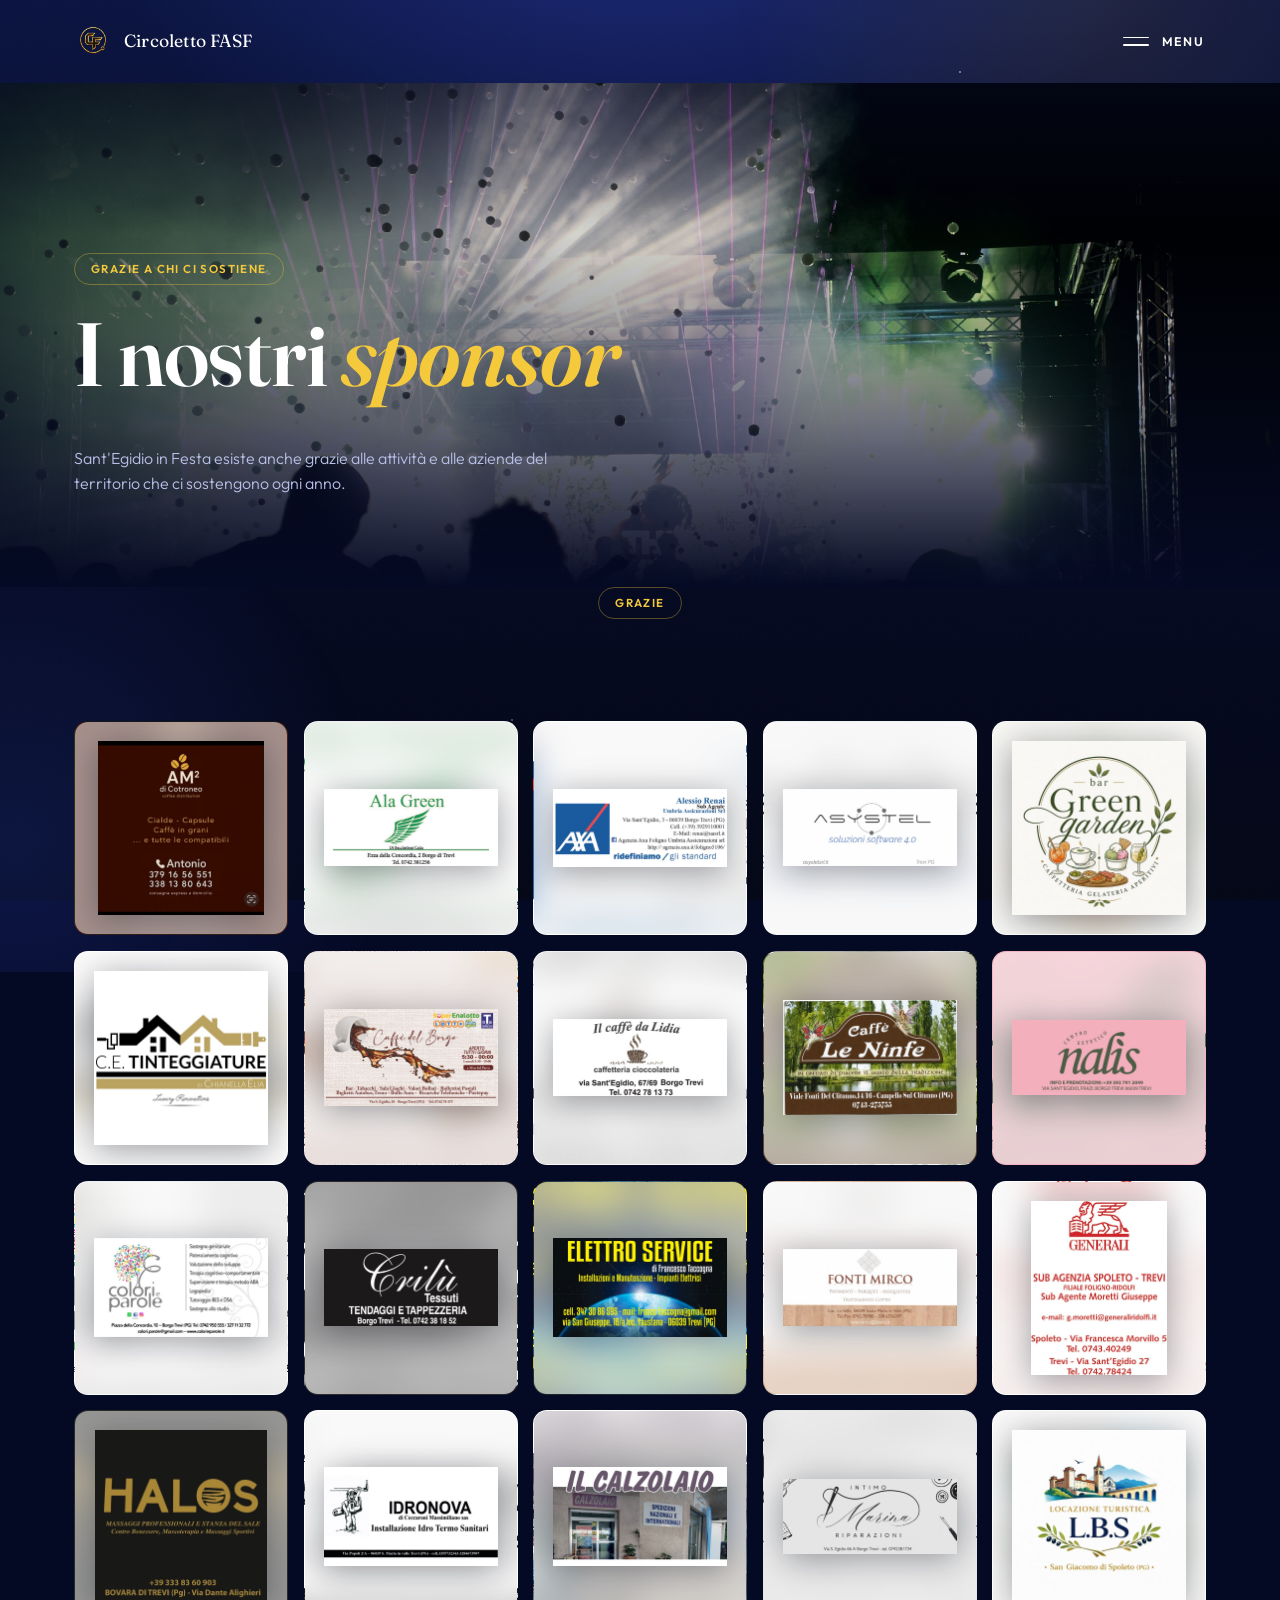
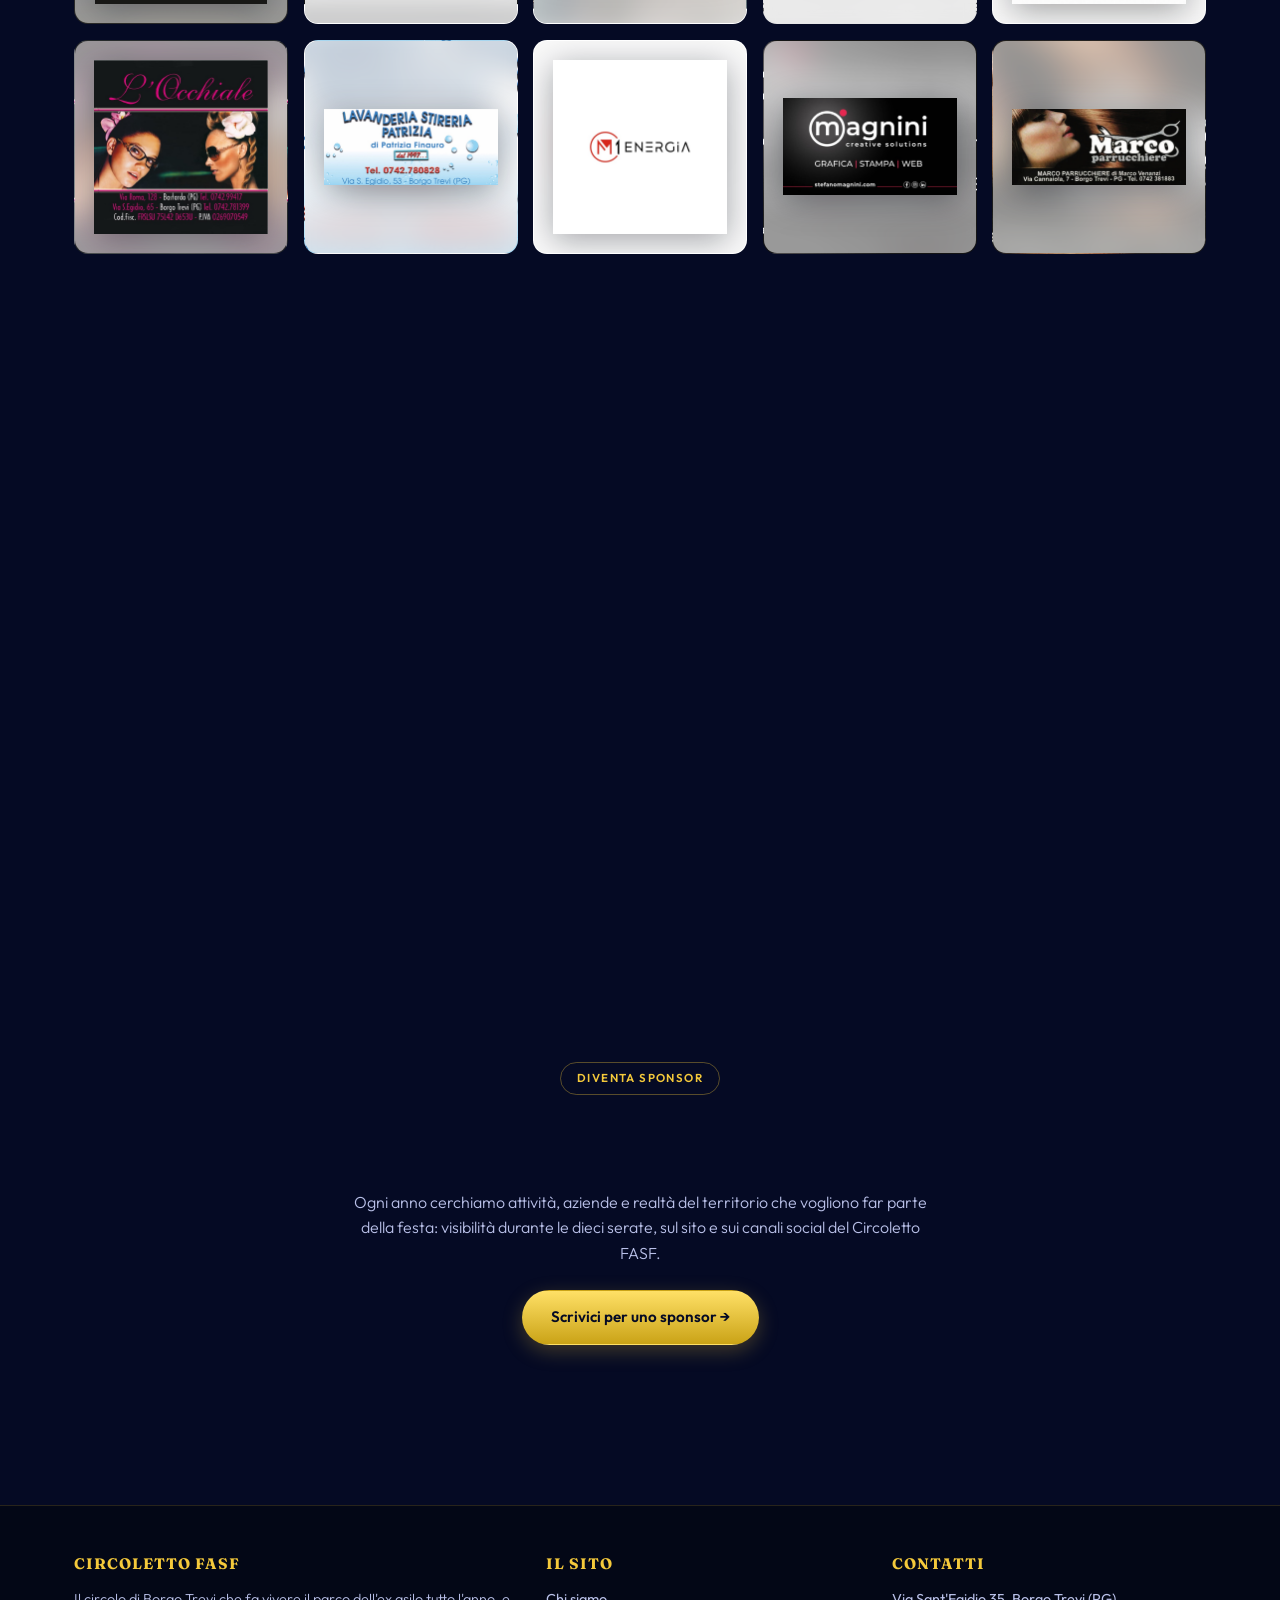
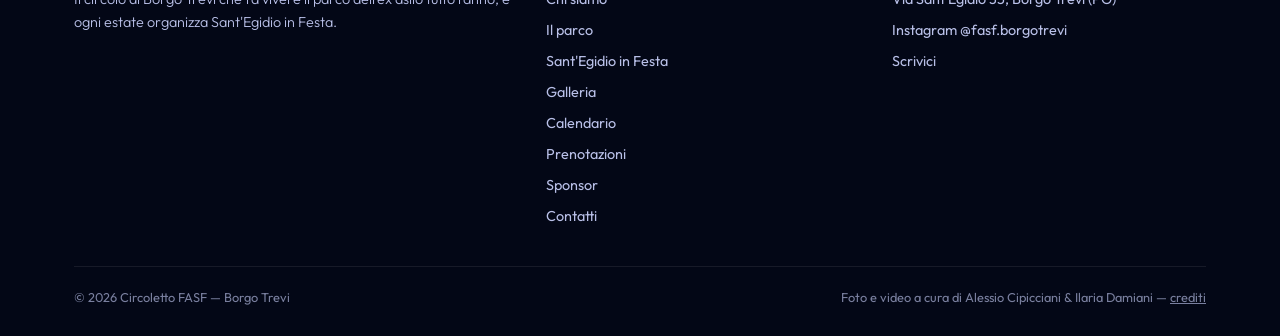
<file: sponsor.html>
<!DOCTYPE html>
<html lang="it">
<head>
<meta charset="UTF-8">
<meta name="viewport" content="width=device-width, initial-scale=1.0">
<title>Sponsor — Circoletto FASF</title>
<meta name="description" content="Chi sostiene Sant'Egidio in Festa e come diventare sponsor del Circoletto FASF.">
<meta property="og:type" content="website">
<meta property="og:url" content="https://circolettofasf.netlify.app/sponsor.html">
<meta property="og:site_name" content="Circoletto FASF">
<meta property="og:title" content="Sponsor — Circoletto FASF">
<meta property="og:description" content="Chi sostiene Sant'Egidio in Festa e come diventare sponsor del Circoletto FASF.">
<meta property="og:image" content="https://circolettofasf.netlify.app/assets/img/hero-sponsor.jpg">
<meta property="og:locale" content="it_IT">
<meta name="twitter:card" content="summary_large_image">
<meta name="twitter:title" content="Sponsor — Circoletto FASF">
<meta name="twitter:description" content="Chi sostiene Sant'Egidio in Festa e come diventare sponsor del Circoletto FASF.">
<meta name="twitter:image" content="https://circolettofasf.netlify.app/assets/img/hero-sponsor.jpg">

<link rel="canonical" href="https://circolettofasf.netlify.app/sponsor.html">
<link rel="icon" type="image/png" href="assets/img/favicon-64.png">
<link rel="apple-touch-icon" href="assets/img/apple-touch-icon.png">
<link rel="preconnect" href="https://fonts.googleapis.com">
<link rel="preconnect" href="https://fonts.gstatic.com" crossorigin>
<link href="https://fonts.googleapis.com/css2?family=Fraunces:ital,wght@0,400;0,500;0,600;0,900;1,400;1,500;1,600&family=Outfit:wght@300;400;500;600;700;800&display=swap" rel="stylesheet">
<link rel="stylesheet" href="assets/css/style.css">
</head>
<body>
<a class="skip-link" href="#main-content">Vai al contenuto</a>

<header class="site-header">
  <nav class="nav wrap">
    <a class="nav-brand" href="index.html">
      <img src="assets/img/logo-cf-sm.png" alt="Circoletto FASF" width="38" height="38">
      Circoletto FASF
    </a>
    <button class="nav-toggle" aria-label="Apri menu" aria-expanded="false" aria-controls="site-menu">
      <span class="nav-toggle-icon">
        <span class="nav-toggle-bar"></span>
        <span class="nav-toggle-bar"></span>
      </span>
      <span class="nav-toggle-label">
        <span class="label-open">Menu</span>
        <span class="label-close">Chiudi</span>
      </span>
    </button>
  </nav>
</header>

<div class="nav-overlay" id="site-menu">
  <div class="wrap nav-overlay-inner">
    <ul class="nav-links">
      <li><a href="index.html">Home</a></li>
      <li><a href="chi-siamo.html">Chi siamo</a></li>
      <li><a href="spazi.html">Il parco</a></li>
      <li><a href="sant-egidio-in-festa.html">Sant'Egidio in Festa</a></li>
      <li><a href="galleria.html">Galleria</a></li>
      <li><a href="calendario.html">Calendario</a></li>
      <li><a href="prenotazioni.html">Prenotazioni</a></li>
      <li><a href="sponsor.html">Sponsor</a></li>
      <li><a href="contatti.html">Contatti</a></li>
    </ul>
    <div class="nav-overlay-aside">
      <span class="eyebrow">Grazie! Ci vediamo nel 2027</span>
      <p>Parco ex asilo<br>Via Sant'Egidio 35<br>Borgo Trevi (PG)</p>
      <a class="nav-overlay-ig" href="https://www.instagram.com/fasf.borgotrevi" target="_blank" rel="noopener">@fasf.borgotrevi ↗</a>
    </div>
  </div>
</div>

<main id="main-content">

  <section class="page-hero hero-photo">
    <div class="photo-layer">
      <img src="assets/img/hero-sponsor.jpg" alt="La folla a Sant'Egidio in Festa">
    </div>
    <div class="photo-overlay"></div>
    <div class="hero-photo-content wrap">
      <span class="eyebrow">Grazie a chi ci sostiene</span>
      <h1>I nostri <span class="gold">sponsor</span></h1>
      <p class="lead">Sant'Egidio in Festa esiste anche grazie alle attività e alle aziende del territorio che ci sostengono ogni anno.</p>
    </div>
  </section>

  <section class="wrap">
    <div class="section-head" style="margin-bottom:32px;">
      <span class="eyebrow">Grazie</span>
      <h2>Le attività che ci sostengono</h2>
    </div>
    <div class="sponsor-grid" id="sponsor-grid">
      <div class="sponsor-card" style="background-image:url('assets/img/sponsor/am2-cotroneo.jpg')"><img src="assets/img/sponsor/am2-cotroneo.jpg" alt="AM2 di Cotroneo — coffee distribution" loading="lazy"></div>
      <div class="sponsor-card" style="background-image:url('assets/img/sponsor/ala-green.jpg')"><img src="assets/img/sponsor/ala-green.jpg" alt="Ala Green" loading="lazy"></div>
      <div class="sponsor-card" style="background-image:url('assets/img/sponsor/axa-renai.jpg')"><img src="assets/img/sponsor/axa-renai.jpg" alt="AXA Assicurazioni — Alessio Renai" loading="lazy"></div>
      <div class="sponsor-card" style="background-image:url('assets/img/sponsor/asystel.jpg')"><img src="assets/img/sponsor/asystel.jpg" alt="Asystel — soluzioni software" loading="lazy"></div>
      <div class="sponsor-card" style="background-image:url('assets/img/sponsor/green-garden.jpg')"><img src="assets/img/sponsor/green-garden.jpg" alt="Bar Green Garden" loading="lazy"></div>
      <div class="sponsor-card" style="background-image:url('assets/img/sponsor/ce-tinteggiature.jpg')"><img src="assets/img/sponsor/ce-tinteggiature.jpg" alt="C.E. Tinteggiature" loading="lazy"></div>
      <div class="sponsor-card" style="background-image:url('assets/img/sponsor/caffe-del-borgo.jpg')"><img src="assets/img/sponsor/caffe-del-borgo.jpg" alt="Caffè del Borgo" loading="lazy"></div>
      <div class="sponsor-card" style="background-image:url('assets/img/sponsor/caffe-da-lidia.jpg')"><img src="assets/img/sponsor/caffe-da-lidia.jpg" alt="Il Caffè da Lidia" loading="lazy"></div>
      <div class="sponsor-card" style="background-image:url('assets/img/sponsor/caffe-le-ninfe.jpg')"><img src="assets/img/sponsor/caffe-le-ninfe.jpg" alt="Caffè Le Ninfe" loading="lazy"></div>
      <div class="sponsor-card" style="background-image:url('assets/img/sponsor/nalis.jpg')"><img src="assets/img/sponsor/nalis.jpg" alt="Centro Estetico Nalìs" loading="lazy"></div>
      <div class="sponsor-card" style="background-image:url('assets/img/sponsor/colori-e-parole.jpg')"><img src="assets/img/sponsor/colori-e-parole.jpg" alt="Colori e Parole" loading="lazy"></div>
      <div class="sponsor-card" style="background-image:url('assets/img/sponsor/crilu.jpg')"><img src="assets/img/sponsor/crilu.jpg" alt="Crilù Tessuti" loading="lazy"></div>
      <div class="sponsor-card" style="background-image:url('assets/img/sponsor/elettro-service.jpg')"><img src="assets/img/sponsor/elettro-service.jpg" alt="Elettro Service" loading="lazy"></div>
      <div class="sponsor-card" style="background-image:url('assets/img/sponsor/fonti-mirco.jpg')"><img src="assets/img/sponsor/fonti-mirco.jpg" alt="Fonti Mirco — pavimenti e parquet" loading="lazy"></div>
      <div class="sponsor-card" style="background-image:url('assets/img/sponsor/generali.jpg')"><img src="assets/img/sponsor/generali.jpg" alt="Generali — Sub Agenzia Spoleto Trevi" loading="lazy"></div>
      <div class="sponsor-card" style="background-image:url('assets/img/sponsor/halos.jpg')"><img src="assets/img/sponsor/halos.jpg" alt="Halos — centro benessere" loading="lazy"></div>
      <div class="sponsor-card" style="background-image:url('assets/img/sponsor/idronova.jpg')"><img src="assets/img/sponsor/idronova.jpg" alt="Idronova" loading="lazy"></div>
      <div class="sponsor-card" style="background-image:url('assets/img/sponsor/il-calzolaio.jpg')"><img src="assets/img/sponsor/il-calzolaio.jpg" alt="Il Calzolaio" loading="lazy"></div>
      <div class="sponsor-card" style="background-image:url('assets/img/sponsor/intimo-marina.jpg')"><img src="assets/img/sponsor/intimo-marina.jpg" alt="Intimo Marina" loading="lazy"></div>
      <div class="sponsor-card" style="background-image:url('assets/img/sponsor/lbs.jpg')"><img src="assets/img/sponsor/lbs.jpg" alt="L.B.S. Locazione Turistica" loading="lazy"></div>
      <div class="sponsor-card" style="background-image:url('assets/img/sponsor/locchiale.jpg')"><img src="assets/img/sponsor/locchiale.jpg" alt="L'Occhiale" loading="lazy"></div>
      <div class="sponsor-card" style="background-image:url('assets/img/sponsor/lavanderia-patrizia.jpg')"><img src="assets/img/sponsor/lavanderia-patrizia.jpg" alt="Lavanderia Stireria Patrizia" loading="lazy"></div>
      <div class="sponsor-card" style="background-image:url('assets/img/sponsor/m1-energia.jpg')"><img src="assets/img/sponsor/m1-energia.jpg" alt="M1 Energia" loading="lazy"></div>
      <div class="sponsor-card" style="background-image:url('assets/img/sponsor/magnini.jpg')"><img src="assets/img/sponsor/magnini.jpg" alt="Magnini — creative solutions" loading="lazy"></div>
      <div class="sponsor-card" style="background-image:url('assets/img/sponsor/marco-parrucchiere.jpg')"><img src="assets/img/sponsor/marco-parrucchiere.jpg" alt="Marco Parrucchiere" loading="lazy"></div>
      <div class="sponsor-card" style="background-image:url('assets/img/sponsor/molino-sul-clitunno.jpg')"><img src="assets/img/sponsor/molino-sul-clitunno.jpg" alt="Molino sul Clitunno" loading="lazy"></div>
      <div class="sponsor-card" style="background-image:url('assets/img/sponsor/newlook.jpg')"><img src="assets/img/sponsor/newlook.jpg" alt="NewLook — acconciature uomo donna" loading="lazy"></div>
      <div class="sponsor-card" style="background-image:url('assets/img/sponsor/nuova-giacinti.jpg')"><img src="assets/img/sponsor/nuova-giacinti.jpg" alt="Nuova Giacinti" loading="lazy"></div>
      <div class="sponsor-card" style="background-image:url('assets/img/sponsor/officina-cruciani.jpg')"><img src="assets/img/sponsor/officina-cruciani.jpg" alt="Officina Cruciani" loading="lazy"></div>
      <div class="sponsor-card" style="background-image:url('assets/img/sponsor/officina-santoni.jpg')"><img src="assets/img/sponsor/officina-santoni.jpg" alt="Officina Santoni" loading="lazy"></div>
      <div class="sponsor-card" style="background-image:url('assets/img/sponsor/orsolini.jpg')"><img src="assets/img/sponsor/orsolini.jpg" alt="Orsolini — dal 1880 cultura della casa" loading="lazy"></div>
      <div class="sponsor-card" style="background-image:url('assets/img/sponsor/panificio-verzari.jpg')"><img src="assets/img/sponsor/panificio-verzari.jpg" alt="Panificio Verzari" loading="lazy"></div>
      <div class="sponsor-card" style="background-image:url('assets/img/sponsor/piazza-umbra.jpg')"><img src="assets/img/sponsor/piazza-umbra.jpg" alt="Piazza Umbra — centro commerciale" loading="lazy"></div>
      <div class="sponsor-card" style="background-image:url('assets/img/sponsor/ponti-luigi.jpg')"><img src="assets/img/sponsor/ponti-luigi.jpg" alt="Ponti Luigi" loading="lazy"></div>
      <div class="sponsor-card" style="background-image:url('assets/img/sponsor/sdei-gioielli.jpg')"><img src="assets/img/sponsor/sdei-gioielli.jpg" alt="Sdei Gioielli" loading="lazy"></div>
      <div class="sponsor-card" style="background-image:url('assets/img/sponsor/scabissi.jpg')"><img src="assets/img/sponsor/scabissi.jpg" alt="Scabissi — dolciumi e bevande dal 1991" loading="lazy"></div>
      <div class="sponsor-card" style="background-image:url('assets/img/sponsor/tipografia-trevana.jpg')"><img src="assets/img/sponsor/tipografia-trevana.jpg" alt="Tipografia Trevana" loading="lazy"></div>
    </div>
  </section>

  <section class="alt">
    <div class="wrap" style="text-align:center;">
      <span class="eyebrow">Diventa sponsor</span>
      <h2>Sostieni <span class="gold">Sant'Egidio in Festa</span></h2>
      <p style="max-width:600px;margin:0 auto 24px;">Ogni anno cerchiamo attività, aziende e realtà del territorio che vogliono far parte della festa: visibilità durante le dieci serate, sul sito e sui canali social del Circoletto FASF.</p>
      <a class="btn btn-gold" href="contatti.html">Scrivici per uno sponsor →</a>
    </div>
  </section>

</main>

<footer class="site-footer">
  <div class="wrap">
    <div class="footer-grid">
      <div>
        <h4>Circoletto FASF</h4>
        <p style="color:var(--muted);font-size:.9rem;">Il circolo di Borgo Trevi che fa vivere il parco dell'ex asilo tutto l'anno, e ogni estate organizza Sant'Egidio in Festa.</p>
      </div>
      <div>
        <h4>Il sito</h4>
        <ul>
          <li><a href="chi-siamo.html">Chi siamo</a></li>
          <li><a href="spazi.html">Il parco</a></li>
          <li><a href="sant-egidio-in-festa.html">Sant'Egidio in Festa</a></li>
          <li><a href="galleria.html">Galleria</a></li>
          <li><a href="calendario.html">Calendario</a></li>
          <li><a href="prenotazioni.html">Prenotazioni</a></li>
          <li><a href="sponsor.html">Sponsor</a></li>
          <li><a href="contatti.html">Contatti</a></li>
        </ul>
      </div>
      <div>
        <h4>Contatti</h4>
        <ul>
          <li>Via Sant'Egidio 35, Borgo Trevi (PG)</li>
          <li><a href="https://www.instagram.com/fasf.borgotrevi" target="_blank" rel="noopener">Instagram @fasf.borgotrevi</a></li>
          <li><a href="contatti.html">Scrivici</a></li>
        </ul>
      </div>
    </div>
    <div class="footer-bottom">
      <span>© 2026 Circoletto FASF — Borgo Trevi</span>
      <span>Foto e video a cura di Alessio Cipicciani &amp; Ilaria Damiani — <a href="contatti.html">crediti</a></span>
    </div>
  </div>
</footer>

<script src="assets/js/main.js"></script>
</body>
</html>
</file>
<file: assets/css/style.css>
/* ==========================================================================
   Circoletto FASF — stile condiviso
   Palette presa dal materiale grafico ufficiale (locandina + loghi):
   blu notte stellato, oro/giallo acceso, bianco.
   ========================================================================== */

:root {
  --navy-deep: #050a24;
  --navy: #0b1440;
  --navy-mid: #131f66;
  --navy-soft: #1b2a7a;
  --gold: #f4c93b;
  --gold-bright: #ffe066;
  --gold-deep: #caa317;
  --white: #ffffff;
  --ink: #050a24;
  --muted: #b9c0e8;

  --font-display: "Fraunces", Georgia, "Times New Roman", serif;
  --font-body: "Outfit", -apple-system, BlinkMacSystemFont, "Segoe UI", sans-serif;

  --radius: 14px;
  --max-width: 1180px;
}

* {
  box-sizing: border-box;
}

html {
  scroll-behavior: smooth;
}

body {
  margin: 0;
  font-family: var(--font-body);
  color: var(--white);
  background-color: var(--navy-deep);
  background-image:
    radial-gradient(1.5px 1.5px at 20% 15%, rgba(255,255,255,.55) 50%, transparent 51%),
    radial-gradient(1.5px 1.5px at 75% 8%, rgba(255,255,255,.4) 50%, transparent 51%),
    radial-gradient(1px 1px at 60% 30%, rgba(255,255,255,.35) 50%, transparent 51%),
    radial-gradient(1.5px 1.5px at 90% 45%, rgba(255,255,255,.3) 50%, transparent 51%),
    radial-gradient(1px 1px at 10% 60%, rgba(255,255,255,.3) 50%, transparent 51%),
    radial-gradient(1.5px 1.5px at 40% 80%, rgba(255,255,255,.25) 50%, transparent 51%),
    radial-gradient(1px 1px at 85% 85%, rgba(255,255,255,.3) 50%, transparent 51%),
    radial-gradient(ellipse 900px 500px at 50% -10%, var(--navy-soft), transparent 60%),
    linear-gradient(180deg, var(--navy) 0%, var(--navy-deep) 55%, #030716 100%);
  background-attachment: fixed;
  background-repeat: no-repeat;
  background-size: cover;
  line-height: 1.6;
}

img {
  max-width: 100%;
  display: block;
}

a {
  color: inherit;
}

.wrap {
  max-width: var(--max-width);
  margin: 0 auto;
  padding: 0 24px;
}

h1, h2, h3, .display {
  font-family: var(--font-display);
  font-weight: 600;
  text-transform: none;
  letter-spacing: -0.01em;
  line-height: 1.05;
  margin: 0 0 .5em;
}

h1 { font-size: clamp(2.8rem, 6.4vw, 5rem); font-weight: 600; font-optical-sizing: auto; }
h2 { font-size: clamp(2rem, 4.2vw, 3.1rem); font-weight: 500; letter-spacing: -0.008em; }
h3 { font-size: clamp(1.2rem, 2.5vw, 1.45rem); font-weight: 600; font-family: var(--font-body); letter-spacing: -0.01em; }

p { margin: 0 0 1em; color: var(--muted); font-weight: 300; max-width: 65ch; }

.text-white { color: var(--white); }

.gold {
  color: var(--gold);
  font-style: italic;
}

.eyebrow {
  display: inline-block;
  font-family: var(--font-body);
  font-weight: 600;
  letter-spacing: 1.4px;
  text-transform: uppercase;
  color: var(--gold);
  background: transparent;
  border: 1px solid rgba(244,201,59,.35);
  padding: 6px 16px;
  border-radius: 999px;
  font-size: .72rem;
  margin-bottom: 18px;
}

/* ---------- bottoni ---------- */
.btn {
  display: inline-flex;
  align-items: center;
  gap: 8px;
  font-family: var(--font-body);
  font-weight: 600;
  letter-spacing: normal;
  text-transform: none;
  text-decoration: none;
  padding: 14px 28px;
  border-radius: 980px;
  border: 1.5px solid transparent;
  cursor: pointer;
  font-size: .95rem;
  transition: transform .2s cubic-bezier(.16,.8,.3,1), box-shadow .2s ease, background .2s ease, border-color .2s ease, color .2s ease;
}

.btn-gold {
  background: linear-gradient(180deg, var(--gold-bright), var(--gold-deep));
  color: var(--navy-deep);
  box-shadow: 0 6px 20px rgba(244, 201, 59, .25);
}

.btn-gold:hover {
  transform: translateY(-2px);
  box-shadow: 0 10px 26px rgba(244, 201, 59, .35);
}

.btn-outline {
  border-color: rgba(255,255,255,.4);
  color: var(--white);
  background: transparent;
}

.btn-outline:hover {
  border-color: var(--gold);
  color: var(--gold);
}

/* ---------- header / nav ---------- */
.site-header {
  position: sticky;
  top: 0;
  z-index: 300;
  background: transparent;
  border-bottom: 1px solid transparent;
  transition: background .3s ease, border-color .3s ease;
}

.site-header.scrolled {
  background: rgba(6, 10, 32, .82);
  border-color: rgba(244, 201, 59, .12);
  backdrop-filter: blur(14px);
  -webkit-backdrop-filter: blur(14px);
}

.nav {
  display: flex;
  align-items: center;
  justify-content: space-between;
  max-width: var(--max-width);
  margin: 0 auto;
  padding: 22px 24px;
}

.nav-brand {
  display: flex;
  align-items: center;
  gap: 12px;
  text-decoration: none;
  font-family: var(--font-display);
  letter-spacing: .2px;
  color: var(--white);
  font-size: 1.1rem;
  white-space: nowrap;
}

.nav-brand img {
  height: 38px;
  width: auto;
}

/* ---------- pulsante menu (icona + etichetta, niente box/pillola) ---------- */
.nav-toggle {
  display: flex;
  align-items: center;
  gap: 13px;
  background: none;
  border: none;
  color: var(--white);
  cursor: pointer;
  padding: 6px 2px;
  transition: color .2s ease;
}

.nav-toggle:hover { color: var(--gold); }

.nav-toggle-icon {
  display: flex;
  flex-direction: column;
  justify-content: center;
  gap: 6px;
  width: 26px;
  height: 17px;
  flex: none;
}

.nav-toggle-bar {
  display: block;
  width: 100%;
  height: 1.5px;
  background: currentColor;
  border-radius: 2px;
  transition: transform .35s cubic-bezier(.16,.8,.3,1);
}

.nav-toggle[aria-expanded="true"] .nav-toggle-bar:nth-child(1) {
  transform: translateY(3.75px) rotate(45deg);
}

.nav-toggle[aria-expanded="true"] .nav-toggle-bar:nth-child(2) {
  transform: translateY(-3.75px) rotate(-45deg);
}

.nav-toggle-label {
  font-family: var(--font-body);
  font-weight: 600;
  font-size: .78rem;
  letter-spacing: .1em;
  text-transform: uppercase;
}

.nav-toggle-label .label-close { display: none; }
.nav-toggle[aria-expanded="true"] .nav-toggle-label .label-open { display: none; }
.nav-toggle[aria-expanded="true"] .nav-toggle-label .label-close { display: inline; }

body.nav-open { overflow: hidden; }

/* ---------- menu a schermo intero (unico, desktop + mobile) ---------- */
.nav-overlay {
  position: fixed;
  inset: 0;
  z-index: 250;
  display: flex;
  align-items: flex-start;
  overflow-y: auto;
  background:
    radial-gradient(120% 70% at 82% 0%, rgba(244,201,59,.1), transparent 55%),
    radial-gradient(1.5px 1.5px at 20% 15%, rgba(255,255,255,.5) 50%, transparent 51%),
    radial-gradient(1.5px 1.5px at 75% 8%, rgba(255,255,255,.4) 50%, transparent 51%),
    radial-gradient(1px 1px at 60% 30%, rgba(255,255,255,.3) 50%, transparent 51%),
    radial-gradient(1.5px 1.5px at 90% 60%, rgba(255,255,255,.3) 50%, transparent 51%),
    radial-gradient(1px 1px at 12% 70%, rgba(255,255,255,.3) 50%, transparent 51%),
    var(--navy-deep);
  opacity: 0;
  visibility: hidden;
  transform: translateY(-10px);
  transition: opacity .4s ease, visibility 0s linear .4s, transform .4s ease;
}

.nav-overlay.open {
  opacity: 1;
  visibility: visible;
  transform: translateY(0);
  transition: opacity .4s ease, visibility 0s linear 0s, transform .4s ease;
}

.nav-overlay-inner {
  display: flex;
  align-items: center;
  justify-content: space-between;
  gap: 70px;
  flex-wrap: wrap;
  width: 100%;
  padding-top: 110px;
  padding-bottom: 60px;
}

.nav-links {
  flex: 1 1 460px;
  list-style: none;
  margin: 0;
  padding: 0;
  counter-reset: navcount;
}

.nav-links li {
  counter-increment: navcount;
  overflow: hidden;
}

.nav-links a {
  position: relative;
  display: flex;
  align-items: baseline;
  gap: 20px;
  padding: 15px 0;
  font-family: var(--font-display);
  font-size: clamp(1.7rem, 4vw, 3rem);
  font-weight: 500;
  color: var(--white);
  text-decoration: none;
  border-top: 1px solid rgba(255,255,255,.08);
  opacity: 0;
  transform: translateY(26px);
  transition: opacity .5s ease, transform .5s ease, color .2s ease;
}

.nav-links li:last-child a { border-bottom: 1px solid rgba(255,255,255,.08); }

.nav-links a::before {
  content: counter(navcount, decimal-leading-zero);
  font-family: var(--font-body);
  font-size: .3em;
  font-weight: 600;
  letter-spacing: .05em;
  color: var(--gold);
  opacity: .75;
}

.nav-overlay.open .nav-links a {
  opacity: 1;
  transform: translateY(0);
}

.nav-overlay.open .nav-links li:nth-child(1) a { transition-delay: .08s; }
.nav-overlay.open .nav-links li:nth-child(2) a { transition-delay: .13s; }
.nav-overlay.open .nav-links li:nth-child(3) a { transition-delay: .18s; }
.nav-overlay.open .nav-links li:nth-child(4) a { transition-delay: .23s; }
.nav-overlay.open .nav-links li:nth-child(5) a { transition-delay: .28s; }
.nav-overlay.open .nav-links li:nth-child(6) a { transition-delay: .33s; }
.nav-overlay.open .nav-links li:nth-child(7) a { transition-delay: .38s; }
.nav-overlay.open .nav-links li:nth-child(8) a { transition-delay: .43s; }

.nav-links a:hover,
.nav-links a.active {
  color: var(--gold);
  font-style: italic;
}

.nav-overlay-aside {
  flex: 0 1 240px;
  opacity: 0;
  transform: translateY(26px);
  transition: opacity .5s ease .4s, transform .5s ease .4s;
}

.nav-overlay.open .nav-overlay-aside {
  opacity: 1;
  transform: translateY(0);
}

.nav-overlay-aside p {
  color: var(--muted);
  font-size: .95rem;
  margin: 18px 0 22px;
}

.nav-overlay-ig {
  display: inline-block;
  color: var(--gold);
  text-decoration: none;
  font-weight: 600;
  font-size: .92rem;
  border-bottom: 1px solid rgba(244,201,59,.35);
  padding-bottom: 2px;
  transition: opacity .2s ease;
}

.nav-overlay-ig:hover { opacity: .75; }

@media (max-width: 760px) {
  .nav { padding: 18px 20px; }

  .nav-toggle-label { display: none; }

  .nav-overlay-inner {
    flex-direction: column;
    align-items: flex-start;
    gap: 40px;
    padding: 100px 28px 50px;
  }

  .nav-links { width: 100%; flex-basis: auto; }

  .nav-links a { font-size: 2rem; gap: 14px; }

  .nav-overlay-aside { flex-basis: auto; }
}

/* ---------- hero ---------- */
.hero {
  padding: 160px 0 110px;
  text-align: center;
}

.hero-logo {
  width: min(180px, 40vw);
  margin: 0 auto 28px;
}

.hero p.lead {
  max-width: 560px;
  margin: 0 auto 34px;
  font-size: 1.15rem;
  font-weight: 400;
}

.hero-actions {
  display: flex;
  gap: 16px;
  justify-content: center;
  flex-wrap: wrap;
}

.hero-dates {
  margin-top: 30px;
  font-family: var(--font-body);
  font-weight: 600;
  color: var(--gold);
  letter-spacing: .3px;
  font-size: 1rem;
}

/* ---------- hero fotografico a tutto schermo ---------- */
.hero.hero-photo {
  position: relative;
  min-height: calc(100svh - 73px);
  padding: 0;
  display: flex;
  align-items: flex-end;
  text-align: left;
  overflow: hidden;
}

.hero-photo .photo-layer {
  position: absolute;
  inset: 0;
  z-index: 0;
  overflow: hidden;
}

.hero-photo .photo-layer img {
  width: 100%;
  height: 100%;
  object-fit: cover;
  object-position: center 22%;
  transform-origin: center 30%;
  will-change: transform;
  filter: grayscale(.45) sepia(.22) saturate(1.5) contrast(1.12) brightness(.92);
}

.hero-photo.hero-slideshow .photo-layer img {
  position: absolute;
  inset: 0;
  opacity: 0;
  transition: opacity 1.8s ease;
}

.hero-photo.hero-slideshow .photo-layer img.active {
  opacity: 1;
}

.hero-photo .photo-overlay {
  position: absolute;
  inset: 0;
  z-index: 1;
  background:
    linear-gradient(180deg, rgba(5,10,36,.55) 0%, rgba(5,10,36,.1) 30%, rgba(5,10,36,.55) 68%, var(--navy-deep) 100%),
    linear-gradient(90deg, rgba(5,10,36,.55) 0%, transparent 45%);
}

.hero-photo .hero-photo-content {
  position: relative;
  z-index: 2;
  padding-bottom: 100px;
  padding-top: 60px;
  width: 100%;
}

.hero-photo .eyebrow { margin-bottom: 22px; }

.hero-photo h1 {
  font-size: clamp(2.8rem, 7vw, 5.6rem);
  max-width: 14ch;
}

.hero-photo p.lead {
  margin: 0 0 34px;
  text-align: left;
  max-width: 480px;
}

.hero-photo .hero-actions { justify-content: flex-start; }

.hero-photo .scroll-cue {
  position: absolute;
  left: 50%;
  bottom: 28px;
  transform: translateX(-50%);
  z-index: 2;
  margin-top: 0;
}

@media (max-width: 720px) {
  .hero-photo h1 { max-width: none; }
  .hero-photo .lead { max-width: none; }
}

/* ---------- sezioni generiche ---------- */
section {
  padding: 120px 0;
}

section.alt {
  /* nessuna differenza visiva: il fondo resta unico e continuo su tutta la pagina */
}

.section-head {
  text-align: center;
  max-width: 640px;
  margin: 0 auto 56px;
}

.section-head.left {
  text-align: left;
  margin: 0 0 56px;
}

/* ---------- sezione "Grazie" (dopo la festa) ---------- */
.thanks {
  position: relative;
  overflow: hidden;
  isolation: isolate;
  padding: 150px 0 140px;
  text-align: center;
}

.thanks-bg,
.thanks-overlay {
  position: absolute;
  inset: 0;
}

.thanks-bg { z-index: -2; }

.thanks-bg img {
  width: 100%;
  height: 100%;
  object-fit: cover;
  object-position: center 40%;
}

.thanks-overlay {
  z-index: -1;
  background:
    radial-gradient(ellipse at 50% 55%, rgba(5,10,36,.5) 0%, rgba(5,10,36,.86) 72%),
    linear-gradient(180deg, var(--navy-deep) 0%, transparent 20%, transparent 78%, var(--navy-deep) 100%);
}

.thanks h2 {
  font-size: clamp(2.8rem, 8vw, 5.8rem);
  line-height: 1.02;
  margin-bottom: 28px;
}

.thanks p {
  max-width: 620px;
  margin: 0 auto 16px;
  color: var(--white);
  font-size: 1.08rem;
}

.thanks-actions {
  display: flex;
  gap: 16px;
  justify-content: center;
  flex-wrap: wrap;
  margin-top: 34px;
}

/* ---------- foto con badge sovrapposto ---------- */
.photo-frame {
  position: relative;
}

/* foto larga con didascalia (es. lo staff in "Chi siamo") */
.wide-photo {
  max-width: 980px;
  margin: 0 auto 48px;
}

.wide-photo img {
  display: block;
  width: 100%;
  height: auto;
  border-radius: 16px;
  border: 1px solid rgba(244,201,59,.25);
  box-shadow: 0 28px 60px -28px rgba(3,6,20,.8);
}

.wide-photo figcaption {
  margin-top: 12px;
  font-size: .85rem;
  color: var(--muted);
  text-align: center;
}

.floating-badge {
  position: absolute;
  bottom: -22px;
  right: -18px;
  background: rgba(5,10,36,.88);
  backdrop-filter: blur(14px);
  -webkit-backdrop-filter: blur(14px);
  border: 1px solid rgba(244,201,59,.35);
  border-radius: 16px;
  padding: 16px 20px;
  max-width: 190px;
  box-shadow: 0 20px 44px rgba(3,6,20,.55);
  z-index: 2;
}

.floating-badge strong {
  display: block;
  font-family: var(--font-display);
  font-weight: 600;
  font-size: 2.1rem;
  color: var(--gold);
  line-height: 1;
  margin-bottom: 6px;
}

.floating-badge span {
  display: block;
  font-size: .78rem;
  color: var(--muted);
  line-height: 1.35;
}

@media (max-width: 640px) {
  .floating-badge {
    right: 12px;
    bottom: -18px;
    padding: 12px 16px;
    max-width: 160px;
  }
  .floating-badge strong { font-size: 1.6rem; }
}

/* ---------- griglia card ---------- */
.grid {
  display: grid;
  gap: 22px;
}

.grid-3 { grid-template-columns: repeat(3, 1fr); }
.grid-2 { grid-template-columns: repeat(2, 1fr); }
.grid-4 { grid-template-columns: repeat(4, 1fr); }

@media (max-width: 900px) {
  .grid-3, .grid-4 { grid-template-columns: repeat(2, 1fr); }
}

@media (max-width: 620px) {
  .grid-3, .grid-4, .grid-2 { grid-template-columns: 1fr; }
}

/* ---------- bento (home: "cosa trovi qui") ---------- */
.bento {
  display: grid;
  grid-template-columns: repeat(4, 1fr);
  grid-auto-rows: minmax(150px, auto);
  gap: 20px;
}

.bento .card:nth-child(1) { grid-column: 1 / 3; grid-row: 1 / 3; }
.bento .card:nth-child(2) { grid-column: 3 / 5; grid-row: 1 / 2; }
.bento .card:nth-child(3) { grid-column: 3 / 4; grid-row: 2 / 3; }
.bento .card:nth-child(4) { grid-column: 4 / 5; grid-row: 2 / 3; }

.bento .card-featured {
  display: flex;
  flex-direction: column;
  justify-content: flex-end;
  background: linear-gradient(160deg, rgba(244,201,59,.14), rgba(255,255,255,.02));
  border-color: rgba(244,201,59,.3);
}

.bento .card-featured .icon { font-size: 2.6rem; }
.bento .card-featured h3 { font-size: 1.7rem; }

@media (max-width: 900px) {
  .bento { grid-template-columns: repeat(2, 1fr); grid-auto-rows: auto; }
  .bento .card:nth-child(1) { grid-column: 1 / 3; grid-row: auto; }
  .bento .card:nth-child(2) { grid-column: 1 / 3; grid-row: auto; }
  .bento .card:nth-child(3) { grid-column: 1 / 2; grid-row: auto; }
  .bento .card:nth-child(4) { grid-column: 2 / 3; grid-row: auto; }
}

@media (max-width: 560px) {
  .bento { grid-template-columns: 1fr; }
  .bento .card:nth-child(1),
  .bento .card:nth-child(2),
  .bento .card:nth-child(3),
  .bento .card:nth-child(4) { grid-column: 1; }
}

.card {
  background: rgba(255,255,255,.03);
  border: 1px solid rgba(255,255,255,.08);
  border-radius: 20px;
  padding: 30px;
  text-decoration: none;
  color: inherit;
  transition: transform .35s cubic-bezier(.16,.8,.3,1), border-color .35s ease, background .35s ease, box-shadow .35s ease;
  display: block;
}

.card:hover {
  transform: translateY(-6px);
  border-color: rgba(244,201,59,.3);
  background: rgba(255,255,255,.045);
  box-shadow: 0 24px 48px rgba(3,6,20,.5);
}

.card .icon {
  font-size: 1.8rem;
  margin-bottom: 12px;
  display: inline-block;
}

.card h3 {
  color: var(--white);
  margin-bottom: 8px;
}

.card p {
  margin-bottom: 0;
  font-size: .95rem;
}

/* ---------- programma serate ---------- */
.program-list {
  display: flex;
  flex-direction: column;
  gap: 10px;
}

.program-row {
  display: grid;
  grid-template-columns: 90px 1fr auto;
  gap: 18px;
  align-items: center;
  background: rgba(255,255,255,.025);
  border: 1px solid rgba(255,255,255,.08);
  border-radius: 14px;
  padding: 16px 20px;
  position: relative;
}

.program-row.today {
  border-color: rgba(244,201,59,.55);
  background: rgba(244,201,59,.07);
}

.program-row.today::before {
  content: "Stasera";
  position: absolute;
  top: -10px;
  left: 20px;
  background: var(--gold);
  color: var(--navy-deep);
  font-family: var(--font-body);
  font-size: .68rem;
  font-weight: 700;
  letter-spacing: .4px;
  text-transform: uppercase;
  padding: 3px 10px;
  border-radius: 999px;
}

.program-row .date-badge {
  text-align: center;
  font-family: var(--font-display);
  font-weight: 800;
  line-height: 1;
  color: var(--navy-deep);
  background: linear-gradient(180deg, var(--gold-bright), var(--gold-deep));
  border-radius: 10px;
  padding: 9px 4px;
}

.program-row .date-badge .dow {
  display: block;
  font-size: .64rem;
  font-weight: 600;
  letter-spacing: .8px;
  text-transform: uppercase;
  margin-bottom: 2px;
}

.program-row .date-badge .num {
  display: block;
  font-size: 1.4rem;
  letter-spacing: -.02em;
}

.program-row .act h4 {
  margin: 0 0 4px;
  font-family: var(--font-display);
  font-weight: 700;
  letter-spacing: -.01em;
  font-size: 1.1rem;
  color: var(--white);
}

.program-row .act span {
  font-size: .85rem;
  color: var(--muted);
}

.program-row .preshow {
  text-align: right;
  font-size: .82rem;
  color: var(--gold);
  white-space: nowrap;
}

@media (max-width: 640px) {
  .program-row {
    grid-template-columns: 70px 1fr;
  }
  .program-row .preshow {
    grid-column: 1 / -1;
    text-align: left;
    padding-top: 6px;
    border-top: 1px dashed rgba(244,201,59,.2);
    margin-top: 6px;
  }
}

/* ---------- timeline storia ---------- */
.timeline {
  position: relative;
  padding-left: 30px;
  border-left: 2px solid rgba(244,201,59,.35);
}

.timeline-item {
  position: relative;
  padding-bottom: 34px;
}

.timeline-item:last-child { padding-bottom: 0; }

.timeline-item::before {
  content: "";
  position: absolute;
  left: -37px;
  top: 4px;
  width: 12px;
  height: 12px;
  border-radius: 50%;
  background: var(--gold);
  box-shadow: 0 0 0 4px rgba(244,201,59,.2);
}

.timeline-item .year {
  font-family: var(--font-display);
  color: var(--gold);
  font-size: 1rem;
  letter-spacing: 1px;
}

/* ---------- quote ---------- */
blockquote {
  margin: 0;
  padding: 26px 28px;
  border-left: 3px solid var(--gold);
  background: rgba(255,255,255,.04);
  border-radius: 0 var(--radius) var(--radius) 0;
  font-size: 1.05rem;
  font-style: italic;
  color: var(--white);
}

blockquote cite {
  display: block;
  margin-top: 12px;
  font-style: normal;
  font-size: .85rem;
  color: var(--muted);
}

/* ---------- planimetria / spazi ---------- */
.map-wrap {
  border-radius: var(--radius);
  overflow: hidden;
  border: 1px solid rgba(244,201,59,.25);
  position: relative;
}

.map-interactive .map-pin {
  position: absolute;
  transform: translate(-50%, -50%);
  width: 22px;
  height: 22px;
  padding: 0;
  border: none;
  background: transparent;
  cursor: pointer;
  z-index: 3;
}

.map-pin span {
  display: block;
  width: 100%;
  height: 100%;
  border-radius: 50%;
  background: var(--gold);
  border: 2px solid rgba(5,10,36,.9);
  box-shadow: 0 0 0 0 rgba(244,201,59,.6);
  animation: pinPulse 2.4s ease-out infinite;
  transition: transform .2s ease;
}

.map-pin:hover span,
.map-pin:focus-visible span {
  transform: scale(1.25);
}

@keyframes pinPulse {
  0% { box-shadow: 0 0 0 0 rgba(244,201,59,.55); }
  70% { box-shadow: 0 0 0 14px rgba(244,201,59,0); }
  100% { box-shadow: 0 0 0 0 rgba(244,201,59,0); }
}

.map-pin::after {
  content: attr(data-label);
  position: absolute;
  bottom: calc(100% + 10px);
  left: 50%;
  transform: translateX(-50%);
  background: var(--navy-deep);
  border: 1px solid rgba(244,201,59,.35);
  color: var(--white);
  font-family: var(--font-body);
  font-size: .78rem;
  font-weight: 600;
  white-space: nowrap;
  padding: 6px 12px;
  border-radius: 8px;
  opacity: 0;
  pointer-events: none;
  transition: opacity .2s ease, transform .2s ease;
}

.map-pin:hover::after,
.map-pin:focus-visible::after {
  opacity: 1;
  transform: translateX(-50%) translateY(-4px);
}

@media (prefers-reduced-motion: reduce) {
  .map-pin span { animation: none; }
}

.spazi-list li.highlight {
  border-color: var(--gold);
  background: rgba(244,201,59,.14);
  transition: background .3s ease, border-color .3s ease;
}

.spazi-list {
  display: grid;
  grid-template-columns: repeat(2, 1fr);
  gap: 14px;
  margin-top: 20px;
}

@media (max-width: 620px) {
  .spazi-list { grid-template-columns: 1fr; }
}

.spazi-list li {
  list-style: none;
  background: rgba(255,255,255,.04);
  border: 1px solid rgba(244,201,59,.15);
  border-radius: 10px;
  padding: 12px 16px;
  font-size: .92rem;
  color: var(--white);
  display: flex;
  gap: 10px;
  align-items: flex-start;
}

.spazi-list li .n {
  font-family: var(--font-display);
  color: var(--gold);
  min-width: 1.4em;
}

/* ---------- galleria ---------- */
.filters {
  display: flex;
  flex-wrap: wrap;
  gap: 10px;
  justify-content: center;
  margin-bottom: 32px;
}

.filter-btn {
  font-family: var(--font-body);
  font-size: .85rem;
  padding: 8px 16px;
  border-radius: 999px;
  border: 1px solid rgba(244,201,59,.3);
  background: transparent;
  color: var(--muted);
  cursor: pointer;
  transition: all .15s ease;
}

.filter-btn:hover { color: var(--white); }

.filter-btn.active {
  background: var(--gold);
  color: var(--navy-deep);
  border-color: var(--gold);
  font-weight: 600;
}

.night-pill {
  font-family: var(--font-body);
  font-size: .85rem;
  font-weight: 500;
  padding: 8px 16px;
  border-radius: 999px;
  border: 1px solid rgba(255,255,255,.14);
  color: var(--muted);
  text-decoration: none;
  transition: border-color .2s ease, color .2s ease;
}

.night-pill:hover {
  color: var(--white);
  border-color: rgba(244,201,59,.4);
}

.night-block {
  margin-bottom: 64px;
  scroll-margin-top: 90px;
}

.night-block:last-child { margin-bottom: 0; }

.night-block-head {
  display: flex;
  flex-wrap: wrap;
  align-items: baseline;
  justify-content: space-between;
  gap: 10px;
  margin-bottom: 20px;
  padding-bottom: 14px;
  border-bottom: 1px solid rgba(255,255,255,.08);
}

.night-block-head h3 {
  margin: 0;
}

.night-block-link {
  font-size: .85rem;
  color: var(--gold);
  text-decoration: none;
  white-space: nowrap;
}

.night-block-link:hover { text-decoration: underline; }

.gallery-grid {
  display: grid;
  grid-template-columns: repeat(4, 1fr);
  gap: 12px;
}

@media (max-width: 900px) { .gallery-grid { grid-template-columns: repeat(3, 1fr); } }
@media (max-width: 620px) { .gallery-grid { grid-template-columns: repeat(2, 1fr); } }

.gallery-item {
  aspect-ratio: 4 / 5;
  border-radius: 10px;
  border: 1px solid rgba(255,255,255,.1);
  display: block;
  overflow: hidden;
  position: relative;
}

.gallery-item img {
  width: 100%;
  height: 100%;
  object-fit: cover;
}

.gallery-item::after {
  content: "\2922";
  position: absolute;
  top: 8px;
  right: 8px;
  width: 26px;
  height: 26px;
  border-radius: 50%;
  background: rgba(5,10,36,.65);
  color: var(--white);
  font-size: .9rem;
  display: flex;
  align-items: center;
  justify-content: center;
  opacity: 0;
  transition: opacity .2s ease;
  pointer-events: none;
}

.gallery-item:hover::after { opacity: 1; }

/* ---------- lightbox galleria ---------- */
.lightbox {
  position: fixed;
  inset: 0;
  z-index: 200;
  background: rgba(3,7,22,.94);
  display: flex;
  align-items: center;
  justify-content: center;
  opacity: 0;
  visibility: hidden;
  transition: opacity .25s ease;
}

.lightbox.open {
  opacity: 1;
  visibility: visible;
}

.lightbox-img {
  max-width: 88vw;
  max-height: 82vh;
  object-fit: contain;
  border-radius: 8px;
  box-shadow: 0 30px 80px rgba(3,6,20,.6);
}

.lightbox-close,
.lightbox-prev,
.lightbox-next {
  position: absolute;
  background: rgba(255,255,255,.08);
  border: 1px solid rgba(255,255,255,.18);
  color: var(--white);
  border-radius: 50%;
  width: 46px;
  height: 46px;
  font-size: 1.4rem;
  line-height: 1;
  display: flex;
  align-items: center;
  justify-content: center;
  cursor: pointer;
  transition: background .2s ease, border-color .2s ease;
}

.lightbox-close:hover,
.lightbox-prev:hover,
.lightbox-next:hover {
  background: rgba(244,201,59,.16);
  border-color: rgba(244,201,59,.4);
}

.lightbox-close { top: 22px; right: 22px; }
.lightbox-prev { left: 22px; top: 50%; transform: translateY(-50%); }
.lightbox-next { right: 22px; top: 50%; transform: translateY(-50%); }

.lightbox-counter {
  position: absolute;
  bottom: 24px;
  left: 50%;
  transform: translateX(-50%);
  color: var(--muted);
  font-size: .85rem;
  letter-spacing: .3px;
}

@media (max-width: 640px) {
  .lightbox-prev { left: 10px; width: 38px; height: 38px; font-size: 1.2rem; }
  .lightbox-next { right: 10px; width: 38px; height: 38px; font-size: 1.2rem; }
  .lightbox-close { top: 12px; right: 12px; width: 38px; height: 38px; font-size: 1.2rem; }
}

/* ---------- form ---------- */
.form-grid {
  display: grid;
  gap: 16px;
  max-width: 620px;
}

label {
  display: block;
  font-size: .85rem;
  color: var(--muted);
  margin-bottom: 6px;
}

input, select, textarea {
  width: 100%;
  padding: 12px 14px;
  border-radius: 8px;
  border: 1px solid rgba(244,201,59,.25);
  background: rgba(255,255,255,.05);
  color: var(--white);
  font-family: var(--font-body);
  font-size: .95rem;
}

input::placeholder, textarea::placeholder { color: rgba(185,192,232,.5); }

input:focus, select:focus, textarea:focus {
  outline: none;
  border-color: var(--gold);
}

textarea { resize: vertical; min-height: 120px; }

/* ---------- info strip ---------- */
.info-strip {
  display: flex;
  flex-wrap: wrap;
  gap: 26px;
  justify-content: center;
  text-align: center;
  padding: 26px 0;
}

.info-strip .item {
  min-width: 180px;
}

.info-strip .item .k {
  font-family: var(--font-display);
  color: var(--gold);
  font-size: 1.1rem;
  display: block;
}

.info-strip .item .v {
  font-size: .85rem;
  color: var(--muted);
}

/* ---------- footer ---------- */
.site-footer {
  border-top: 1px solid rgba(244,201,59,.15);
  padding: 46px 0 28px;
  margin-top: 40px;
  background: #030716;
}

.footer-grid {
  display: grid;
  grid-template-columns: 1.4fr 1fr 1fr;
  gap: 32px;
  margin-bottom: 30px;
}

@media (max-width: 720px) {
  .footer-grid { grid-template-columns: 1fr; }
}

.footer-grid h4 {
  font-family: var(--font-display);
  color: var(--gold);
  letter-spacing: 1px;
  font-size: .95rem;
  margin: 0 0 12px;
  text-transform: uppercase;
}

.footer-grid ul {
  list-style: none;
  margin: 0;
  padding: 0;
}

.footer-grid li {
  margin-bottom: 8px;
  font-size: .9rem;
  color: var(--muted);
}

.footer-grid a {
  text-decoration: none;
  color: var(--muted);
}

.footer-grid a:hover { color: var(--gold); }

.footer-bottom {
  border-top: 1px solid rgba(255,255,255,.08);
  padding-top: 20px;
  display: flex;
  flex-wrap: wrap;
  gap: 10px;
  justify-content: space-between;
  font-size: .8rem;
  color: rgba(185,192,232,.65);
}

.footer-bottom a { text-decoration: underline; color: rgba(185,192,232,.65); }
.footer-bottom a:hover { color: var(--gold); }

/* ---------- pagina interna generica ---------- */
.page-hero {
  padding: 140px 0 70px;
  text-align: center;
  border-bottom: 1px solid rgba(255,255,255,.06);
}

.page-hero.hero-photo {
  position: relative;
  min-height: 56vh;
  padding: 0;
  display: flex;
  align-items: flex-end;
  text-align: left;
  overflow: hidden;
  border-bottom: none;
}

.page-hero.hero-photo .hero-photo-content {
  padding-top: 40px;
  padding-bottom: 56px;
}

.hero-photo-content > img {
  width: 120px;
  margin: 0 0 18px;
  animation: fadeUp .9s cubic-bezier(.16,.8,.3,1) both;
}

.two-col {
  display: grid;
  grid-template-columns: 1fr 1fr;
  gap: 64px;
  align-items: center;
}

@media (max-width: 800px) {
  .two-col { grid-template-columns: 1fr; }
}

.badge-list {
  display: flex;
  flex-wrap: wrap;
  gap: 10px;
  margin: 18px 0;
}

.badge {
  font-size: .8rem;
  padding: 6px 14px;
  border-radius: 999px;
  background: rgba(244,201,59,.12);
  border: 1px solid rgba(244,201,59,.3);
  color: var(--gold);
}

/* ==========================================================================
   Profondità, movimento, parallax
   ========================================================================== */

/* ---------- sfondo ambientale fisso (un solo bagliore soffuso + grana) ---------- */
body::before {
  content: "";
  position: fixed;
  inset: -8%;
  z-index: -2;
  pointer-events: none;
  background:
    radial-gradient(46vw 46vw at 80% 6%, rgba(244,201,59,.09), transparent 60%),
    radial-gradient(46vw 46vw at 8% 88%, rgba(27,42,122,.4), transparent 62%);
  animation: driftBg 46s ease-in-out infinite alternate;
}

body::after {
  content: "";
  position: fixed;
  inset: 0;
  z-index: -1;
  pointer-events: none;
  opacity: .025;
  background-image: url("data:image/svg+xml;utf8,<svg xmlns='http://www.w3.org/2000/svg' width='140' height='140'><filter id='n'><feTurbulence type='fractalNoise' baseFrequency='0.9' numOctaves='2' stitchTiles='stitch'/></filter><rect width='100%25' height='100%25' filter='url(%23n)'/></svg>");
}

@keyframes driftBg {
  0%   { transform: translate3d(0,0,0); }
  100% { transform: translate3d(-1.5%,1.5%,0); }
}

@media (prefers-reduced-motion: reduce) {
  body::before { animation: none; }
}

/* ---------- selezione testo / scrollbar ---------- */
::selection { background: var(--gold); color: var(--navy-deep); }

html { scrollbar-color: var(--gold-deep) var(--navy-deep); scrollbar-width: thin; }

::-webkit-scrollbar { width: 10px; }
::-webkit-scrollbar-track { background: var(--navy-deep); }
::-webkit-scrollbar-thumb { background: var(--gold-deep); border-radius: 10px; }

/* ---------- header: sottolineatura link (hover/attivo) ---------- */
.nav-links a { position: relative; }

.nav-links a::after {
  content: "";
  position: absolute;
  left: 0;
  bottom: -4px;
  width: 0;
  height: 1px;
  background: var(--gold);
  transition: width .25s ease;
}

.nav-links a.active::after { width: 100%; }

/* ---------- ingresso animato degli hero ---------- */
@keyframes fadeUp {
  from { opacity: 0; transform: translateY(18px); }
  to   { opacity: 1; transform: translateY(0); }
}

.hero > img, .page-hero > img { animation: fadeUp 1s cubic-bezier(.16,.8,.3,1) both; }
.hero .eyebrow, .page-hero .eyebrow { animation: fadeUp .8s cubic-bezier(.16,.8,.3,1) both; }
.hero .lead, .page-hero .lead { animation: fadeUp .9s cubic-bezier(.16,.8,.3,1) .35s both; }
.hero-actions { animation: fadeUp .9s cubic-bezier(.16,.8,.3,1) .3s both; }
.hero-dates { animation: fadeUp .9s cubic-bezier(.16,.8,.3,1) .38s both; }

.scroll-cue {
  display: inline-block;
  margin-top: 44px;
  font-size: 1.2rem;
  color: var(--muted);
  animation: fadeUp .9s cubic-bezier(.16,.8,.3,1) .5s both, pulseFade 2.6s ease-in-out 1.4s infinite;
}

@keyframes pulseFade {
  0%, 100% { opacity: .35; }
  50% { opacity: .8; }
}

@media (prefers-reduced-motion: reduce) {
  .hero > img, .page-hero > img,
  .hero .eyebrow, .page-hero .eyebrow,
  .hero h1, .page-hero h1,
  .hero .lead, .page-hero .lead,
  .hero-actions, .hero-dates, .scroll-cue {
    animation: none;
    opacity: 1;
    transform: none;
  }
}

/* ---------- barra di progresso scroll ---------- */
.scroll-progress {
  position: fixed;
  top: 0;
  left: 0;
  height: 3px;
  width: 0%;
  background: linear-gradient(90deg, var(--gold-deep), var(--gold-bright));
  box-shadow: 0 0 12px rgba(244,201,59,.5);
  z-index: 400;
  pointer-events: none;
}

/* ---------- reveal on scroll (attivato via JS): un ingresso per tipo ---------- */
.reveal { opacity: 0; }

.reveal.in-view {
  animation: revealUp .9s cubic-bezier(.16,.8,.3,1) both;
}

@keyframes revealUp {
  from { opacity: 0; transform: translateY(20px); }
  to   { opacity: 1; transform: translateY(0); }
}

/* titoli di sezione: maschera a tendina che si apre */
.reveal-mask { opacity: 0; clip-path: inset(0 0 100% 0); transform: translateY(10px); }

.reveal-mask.in-view {
  animation: revealMask 1s cubic-bezier(.16,.8,.3,1) both;
}

@keyframes revealMask {
  from { opacity: 0; clip-path: inset(0 0 100% 0); transform: translateY(10px); }
  to   { opacity: 1; clip-path: inset(0 0 0% 0); transform: translateY(0); }
}

/* card: piccolo "pop" con scala e rotazione minima */
.reveal-pop { opacity: 0; }

.reveal-pop.in-view {
  animation: revealPop .75s cubic-bezier(.34,1.35,.64,1) both;
}

@keyframes revealPop {
  from { opacity: 0; transform: scale(.93) translateY(22px) rotate(-.6deg); }
  to   { opacity: 1; transform: scale(1) translateY(0) rotate(0); }
}

/* liste (programma, spazi, menu): scivolano da sinistra */
.reveal-slide { opacity: 0; }

.reveal-slide.in-view {
  animation: revealSlide .8s cubic-bezier(.16,.8,.3,1) both;
}

@keyframes revealSlide {
  from { opacity: 0; transform: translateX(-26px); }
  to   { opacity: 1; transform: translateX(0); }
}

@media (prefers-reduced-motion: reduce) {
  .reveal, .reveal-mask, .reveal-pop, .reveal-slide {
    opacity: 1;
    clip-path: none;
    transform: none;
    animation: none;
  }
  .scroll-progress { display: none; }
}

/* ---------- card: bordo "spotlight" che segue il cursore ---------- */
.card { position: relative; }

.card::after {
  content: "";
  position: absolute;
  inset: 0;
  border-radius: inherit;
  background: radial-gradient(240px circle at var(--spot-x, 50%) var(--spot-y, 50%), rgba(244,201,59,.14), transparent 70%);
  opacity: 0;
  transition: opacity .3s ease;
  pointer-events: none;
}

.card:hover::after { opacity: 1; }

/* ---------- programma: hover discreto ---------- */
.program-row {
  transition: border-color .25s ease, background .25s ease;
}

.program-row:hover {
  border-color: rgba(244,201,59,.35);
  background: rgba(255,255,255,.045);
}

/* ---------- galleria: hover discreto ---------- */
.gallery-item {
  transition: transform .3s cubic-bezier(.16,.8,.3,1), border-color .3s ease;
}

.gallery-item:hover {
  transform: translateY(-3px);
  border-color: rgba(244,201,59,.3);
}

/* ---------- lista spazi: hover discreto ---------- */
.spazi-list li {
  transition: border-color .25s ease, background .25s ease;
}

.spazi-list li:hover {
  border-color: rgba(244,201,59,.3);
  background: rgba(255,255,255,.045);
}

/* ---------- citazioni: virgolette decorative ---------- */
blockquote {
  position: relative;
  padding-top: 44px;
}

blockquote::before {
  content: "\201C";
  position: absolute;
  top: 0;
  left: 20px;
  font-family: var(--font-display);
  font-weight: 800;
  font-size: 3.4rem;
  color: rgba(244,201,59,.18);
  line-height: 1;
}

/* ---------- parallax scroll (elementi mossi via JS) ---------- */
.hero-logo, .page-hero > img, .two-col img, .map-wrap img {
  will-change: transform;
}

/* ---------- immagini: rivelazione a tendina allo scroll ---------- */
.img-reveal {
  clip-path: inset(0 0 100% 0);
  transition: clip-path 1.1s cubic-bezier(.16,.8,.3,1);
}

.img-reveal.in-view {
  clip-path: inset(0 0 0% 0);
}

@media (prefers-reduced-motion: reduce) {
  .img-reveal { clip-path: none; }
}

/* ---------- cursore personalizzato ---------- */
.cursor-dot, .cursor-ring {
  position: fixed;
  top: 0;
  left: 0;
  border-radius: 50%;
  pointer-events: none;
  z-index: 999;
  opacity: 0;
  transform: translate(-50%, -50%);
}

.cursor-dot {
  width: 8px;
  height: 8px;
  background: var(--gold);
  transition: opacity .3s ease, width .25s cubic-bezier(.16,.8,.3,1), height .25s cubic-bezier(.16,.8,.3,1);
}

.cursor-ring {
  width: 36px;
  height: 36px;
  border: 1px solid rgba(244,201,59,.55);
  transition: opacity .3s ease, width .3s cubic-bezier(.16,.8,.3,1), height .3s cubic-bezier(.16,.8,.3,1), border-color .3s ease;
}

.cursor-dot.visible, .cursor-ring.visible { opacity: 1; }

.cursor-dot.hovering { width: 6px; height: 6px; }
.cursor-ring.hovering { width: 60px; height: 60px; border-color: rgba(244,201,59,.85); }

body.custom-cursor,
body.custom-cursor a,
body.custom-cursor button,
body.custom-cursor .btn,
body.custom-cursor .map-pin,
body.custom-cursor .gallery-item {
  cursor: none;
}

@media (hover: none), (pointer: coarse) {
  .cursor-dot, .cursor-ring { display: none; }
}

/* ---------- titoli: rivelazione parola per parola ---------- */
.word-split .word {
  display: inline-block;
  opacity: 0;
  transform: translateY(28px);
}

.word-split.in-view .word {
  animation: wordUp .8s cubic-bezier(.16,.8,.3,1) both;
}

@keyframes wordUp {
  to { opacity: 1; transform: translateY(0); }
}

@media (prefers-reduced-motion: reduce) {
  .word-split .word { opacity: 1; transform: none; }
}

/* ---------- marquee ---------- */
.marquee {
  overflow: hidden;
  white-space: nowrap;
  border-top: 1px solid rgba(255,255,255,.08);
  border-bottom: 1px solid rgba(255,255,255,.08);
  background: #030716;
}

.marquee-track {
  display: inline-flex;
  width: max-content;
  animation: marqueeScroll 32s linear infinite;
}

.marquee-track span {
  display: inline-flex;
  align-items: center;
  gap: 28px;
  font-family: var(--font-display);
  font-weight: 800;
  font-size: clamp(1.3rem, 2.6vw, 2rem);
  letter-spacing: -.01em;
  padding: 22px 28px;
  color: rgba(255,255,255,.18);
}

.marquee-track span i {
  font-style: normal;
  color: var(--gold);
  font-size: .6em;
}

@media (prefers-reduced-motion: reduce) {
  .marquee-track { animation: none; }
}

@keyframes marqueeScroll {
  from { transform: translateX(0); }
  to { transform: translateX(-50%); }
}

/* ---------- marquee sponsor (home) ---------- */
.sponsor-marquee {
  padding: 30px 0;
  -webkit-mask-image: linear-gradient(90deg, transparent 0, #000 80px, #000 calc(100% - 80px), transparent 100%);
  mask-image: linear-gradient(90deg, transparent 0, #000 80px, #000 calc(100% - 80px), transparent 100%);
}

.sponsor-marquee .marquee-track {
  align-items: center;
  animation-duration: 80s;
}

.sponsor-marquee:hover .marquee-track {
  animation-play-state: paused;
}

.sponsor-marquee-item {
  position: relative;
  display: inline-flex;
  align-items: center;
  justify-content: center;
  flex: none;
  width: 100px;
  height: 100px;
  margin: 0 18px;
  border-radius: 14px;
  overflow: hidden;
  background-size: cover;
  background-position: center;
}

.sponsor-marquee-item::before {
  content: "";
  position: absolute;
  inset: -15%;
  background-image: inherit;
  background-size: cover;
  background-position: center;
  filter: blur(12px) saturate(1.15) brightness(.95);
}

.sponsor-marquee-item::after {
  content: "";
  position: absolute;
  inset: 0;
  background: rgba(255,255,255,.55);
}

.sponsor-marquee-item img {
  position: relative;
  z-index: 1;
  width: 78%;
  height: 78%;
  object-fit: contain;
  filter: drop-shadow(0 4px 10px rgba(3,6,20,.35));
}

@media (max-width: 620px) {
  .sponsor-marquee { padding: 22px 0; -webkit-mask-image: linear-gradient(90deg, transparent 0, #000 40px, #000 calc(100% - 40px), transparent 100%); mask-image: linear-gradient(90deg, transparent 0, #000 40px, #000 calc(100% - 40px), transparent 100%); }
  .sponsor-marquee-item { width: 72px; height: 72px; margin: 0 12px; }
}

/* ---------- stati: attivo/premuto, focus tastiera ---------- */
.btn:active { transform: translateY(1px) scale(.98); }

.card:active { transform: scale(.99); }

a:focus-visible,
button:focus-visible,
input:focus-visible,
textarea:focus-visible,
select:focus-visible,
.map-pin:focus-visible {
  outline: 2px solid var(--gold);
  outline-offset: 3px;
  border-radius: 4px;
}

.btn:focus-visible {
  outline: 2px solid var(--white);
  outline-offset: 3px;
}

/* ---------- skip link (accessibilità tastiera) ---------- */
.skip-link {
  position: absolute;
  top: -60px;
  left: 16px;
  z-index: 300;
  background: var(--gold);
  color: var(--navy-deep);
  font-family: var(--font-body);
  font-weight: 600;
  font-size: .85rem;
  padding: 10px 18px;
  border-radius: 8px;
  text-decoration: none;
  transition: top .2s ease;
}

.skip-link:focus {
  top: 16px;
}

/* ---------- form: stato di invio ---------- */
.form-status {
  font-size: .85rem;
  color: var(--gold);
  margin-top: 4px;
  min-height: 1.2em;
}

/* ---------- griglia sponsor ---------- */
.sponsor-grid {
  display: grid;
  grid-template-columns: repeat(5, 1fr);
  gap: 16px;
}

.sponsor-card {
  position: relative;
  border: 1px solid rgba(255,255,255,.08);
  border-radius: 14px;
  aspect-ratio: 1 / 1;
  overflow: hidden;
  background-size: cover;
  background-position: center;
  transition: transform .3s cubic-bezier(.16,.8,.3,1), box-shadow .3s ease;
}

.sponsor-card:hover {
  transform: translateY(-4px);
  box-shadow: 0 20px 40px rgba(3,6,20,.45);
}

.sponsor-card::before {
  content: "";
  position: absolute;
  inset: -15%;
  background-image: inherit;
  background-size: cover;
  background-position: center;
  filter: blur(18px) saturate(1.15) brightness(.95);
}

.sponsor-card::after {
  content: "";
  position: absolute;
  inset: 0;
  background: rgba(255,255,255,.55);
}

.sponsor-card img {
  position: relative;
  z-index: 1;
  width: 82%;
  height: 82%;
  margin: 9%;
  object-fit: contain;
  display: block;
  filter: drop-shadow(0 6px 16px rgba(3,6,20,.35));
}

@media (max-width: 900px) {
  .sponsor-grid { grid-template-columns: repeat(3, 1fr); }
}

@media (max-width: 560px) {
  .sponsor-grid { grid-template-columns: repeat(2, 1fr); }
}

/* ---------- menu della festa (tab interattive) ---------- */
.menu-tabs {
  display: flex;
  justify-content: center;
  flex-wrap: wrap;
  gap: 10px;
  margin-bottom: 44px;
}

.menu-tab {
  font-family: var(--font-body);
  font-weight: 600;
  font-size: .92rem;
  color: var(--muted);
  background: rgba(255,255,255,.04);
  border: 1px solid rgba(255,255,255,.1);
  border-radius: 999px;
  padding: 12px 24px;
  cursor: pointer;
  transition: color .2s ease, background .2s ease, border-color .2s ease;
}

.menu-tab:hover {
  color: var(--white);
  border-color: rgba(244,201,59,.3);
}

.menu-tab.active {
  color: var(--navy-deep);
  background: linear-gradient(180deg, var(--gold-bright), var(--gold-deep));
  border-color: transparent;
}

.menu-panel {
  animation: fadeUp .5s cubic-bezier(.16,.8,.3,1) both;
}

.menu-columns {
  display: grid;
  grid-template-columns: 1fr 1fr;
  gap: 0 56px;
}

.menu-cat {
  font-family: var(--font-display);
  font-weight: 600;
  font-size: 1.3rem;
  color: var(--gold);
  margin: 40px 0 18px;
  padding-bottom: 10px;
  border-bottom: 1px solid rgba(244,201,59,.2);
}

.menu-col > .menu-cat:first-child {
  margin-top: 0;
}

.menu-list {
  list-style: none;
  margin: 0;
  padding: 0;
}

.menu-list li {
  padding: 12px 0;
  border-bottom: 1px solid rgba(255,255,255,.06);
}

.menu-list li:last-child {
  border-bottom: none;
}

.menu-name {
  display: block;
  font-family: var(--font-body);
  font-weight: 600;
  color: var(--white);
  font-size: 1rem;
}

.menu-desc {
  display: block;
  font-size: .85rem;
  color: var(--muted);
  margin-top: 3px;
}

.menu-list-price li {
  display: flex;
  align-items: baseline;
  justify-content: space-between;
  gap: 16px;
}

.menu-list-price .menu-name {
  flex: 1;
}

.menu-price {
  flex: none;
  font-family: var(--font-body);
  font-weight: 700;
  color: var(--gold);
  font-size: .95rem;
  white-space: nowrap;
}

@media (max-width: 720px) {
  .menu-columns { grid-template-columns: 1fr; gap: 0; }
  .menu-tabs { gap: 8px; }
  .menu-tab { padding: 10px 18px; font-size: .85rem; }
}

/* ---------- eventi su prenotazione (card dinamiche) ---------- */
.event-card {
  display: flex;
  flex-direction: column;
}

.event-card .event-meta {
  display: flex;
  flex-wrap: wrap;
  gap: 10px;
  margin: 10px 0 14px;
  font-size: .82rem;
  color: var(--muted);
}

.event-card .event-meta span {
  background: rgba(255,255,255,.05);
  border: 1px solid rgba(255,255,255,.08);
  border-radius: 999px;
  padding: 4px 12px;
}

.event-card .btn { margin-top: auto; align-self: flex-start; }

/* ---------- modale di prenotazione ---------- */
.reserve-modal {
  position: fixed;
  inset: 0;
  z-index: 220;
  display: flex;
  align-items: center;
  justify-content: center;
  padding: 24px;
}

.reserve-modal[hidden] { display: none; }

.reserve-modal-backdrop {
  position: absolute;
  inset: 0;
  background: rgba(3,7,22,.82);
  backdrop-filter: blur(6px);
  -webkit-backdrop-filter: blur(6px);
}

.reserve-modal-panel {
  position: relative;
  width: 100%;
  max-width: 480px;
  max-height: 88vh;
  overflow-y: auto;
  background: var(--navy);
  border: 1px solid rgba(244,201,59,.2);
  border-radius: 20px;
  padding: 36px 32px;
  box-shadow: 0 30px 80px rgba(3,6,20,.6);
}

.reserve-modal-close {
  position: absolute;
  top: 18px;
  right: 18px;
  width: 36px;
  height: 36px;
  border-radius: 50%;
  background: rgba(255,255,255,.06);
  border: 1px solid rgba(255,255,255,.14);
  color: var(--white);
  font-size: 1.3rem;
  line-height: 1;
  cursor: pointer;
  transition: background .2s ease, border-color .2s ease;
}

.reserve-modal-close:hover {
  background: rgba(244,201,59,.16);
  border-color: rgba(244,201,59,.4);
}

.reserve-modal-panel h3 {
  margin: 6px 0 20px;
}
</file>
